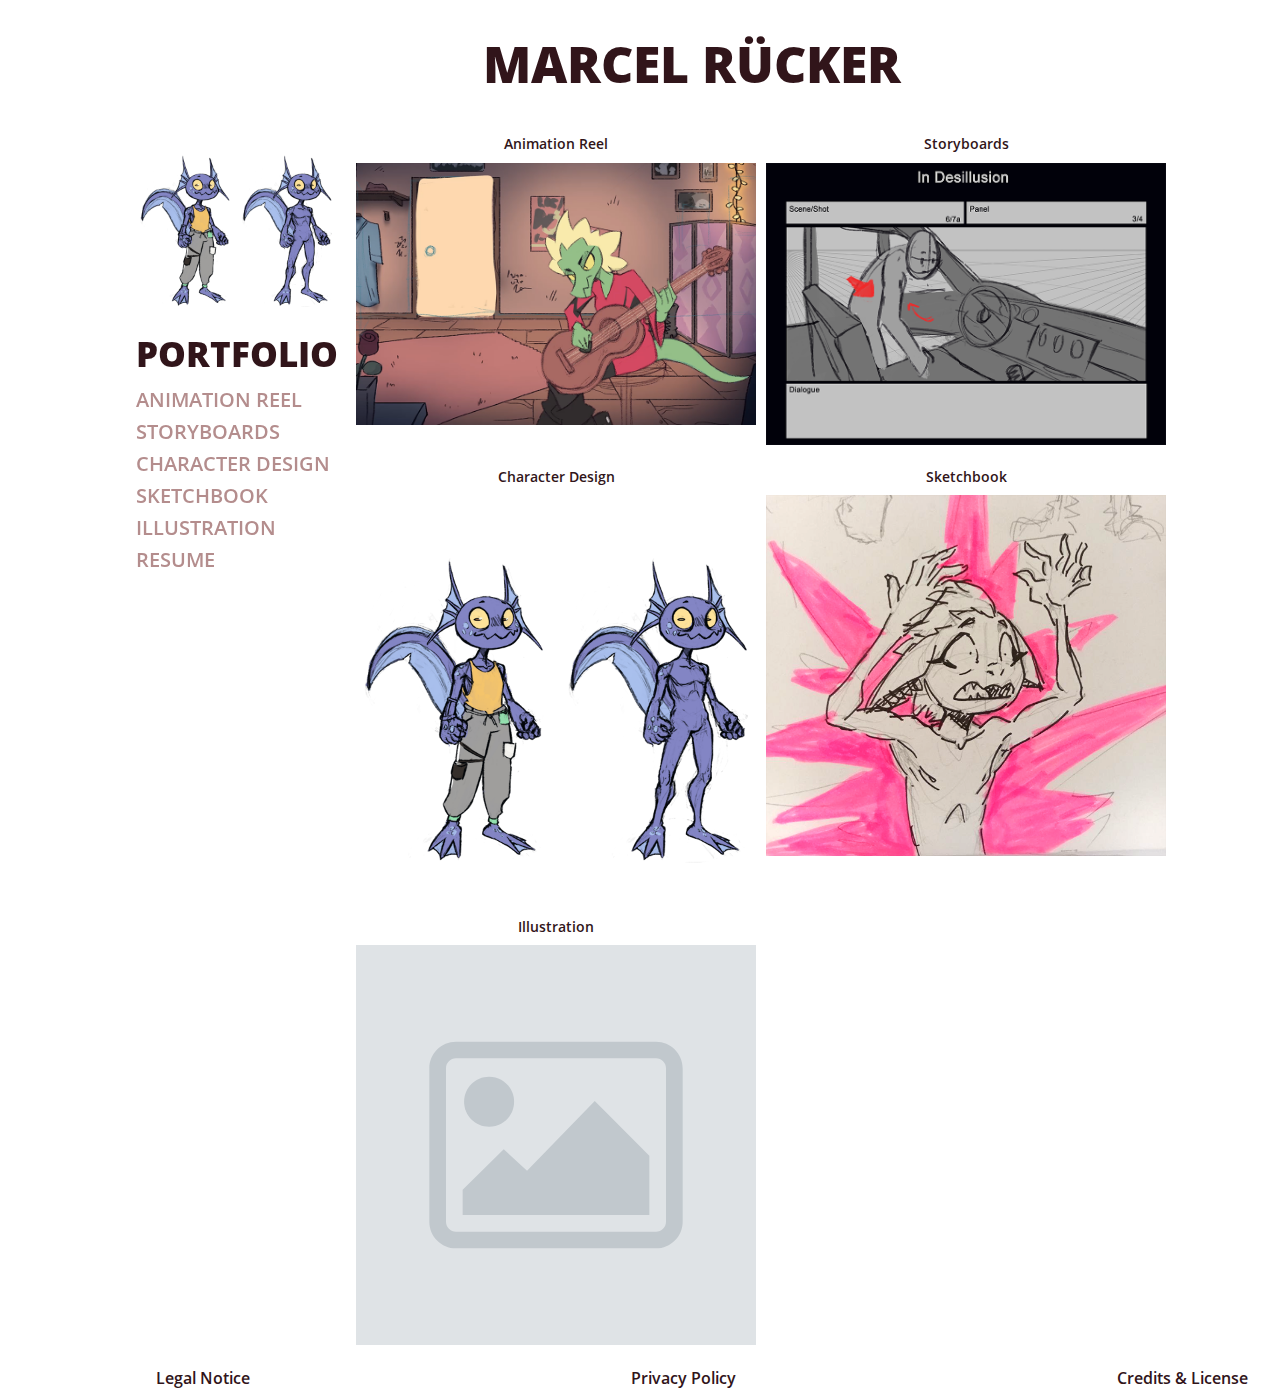
<file: index.html>
<!doctype html>
<html
  lang="en"
  data-ws-project="d2bc449f-b0e8-4288-87e8-79cc81888d2a"
  data-ws-last-published="2026-01-08T03:38:01.698Z"
>
  <head>
    <link
      rel="stylesheet"
      type="text/css"
      href="/assets/static/app_generated_index-6937cd5a.Do0fhojd.css"
    />
    <meta charset="UTF-8" />
    <meta name="viewport" content="width=device-width,initial-scale=1" />
    <link rel="icon" href="/assets/logo_r1qaJQiri6sK3rPyq-Sar.svg" />
    <link
      rel="preload"
      href="/assets/OpenSans-ExtraBoldItalic_XWDxhVGX3UIyP1_SBhKRH.ttf"
      as="font"
      crossorigin="anonymous"
    />
    <link
      rel="preload"
      href="/assets/OpenSans-ExtraBold_Vm8wCOMRHs-JNp5ZxL7Ju.ttf"
      as="font"
      crossorigin="anonymous"
    />
    <link
      rel="preload"
      href="/assets/OpenSans-SemiboldItalic_3uMcVa9LMLBFQ2e5ddGU6.ttf"
      as="font"
      crossorigin="anonymous"
    />
    <link
      rel="preload"
      href="/assets/OpenSans-BoldItalic_PIxeEUIoe52Ake4GOYkZp.ttf"
      as="font"
      crossorigin="anonymous"
    />
    <link
      rel="preload"
      href="/assets/OpenSans-LightItalic__gJQObS3RVADe6dXpz76S.ttf"
      as="font"
      crossorigin="anonymous"
    />
    <link
      rel="preload"
      href="/assets/OpenSans-Bold_K4pUwy_ixGuyBdMGnXUuG.ttf"
      as="font"
      crossorigin="anonymous"
    />
    <link
      rel="preload"
      href="/assets/OpenSans-Italic_Ln-FcaFDUW0pZf-yIoLxR.ttf"
      as="font"
      crossorigin="anonymous"
    />
    <link
      rel="preload"
      href="/assets/OpenSans-Semibold_9U4pQOYgO6t9S5-S6v-ni.ttf"
      as="font"
      crossorigin="anonymous"
    />
    <link
      rel="preload"
      href="/assets/OpenSans-Light_euls2YDcDFPbhqKAdUWcW.ttf"
      as="font"
      crossorigin="anonymous"
    />
    <link
      rel="preload"
      href="/assets/OpenSans-Regular_xgbNTDF25zTfZIyrbNY0i.ttf"
      as="font"
      crossorigin="anonymous"
    />
    <meta property="og:url" content="https://url/" />
    <meta property="og:title" content="Untitled" />
    <meta property="og:type" content="website" />
    <meta name="robots" content="noindex, nofollow" />
    <meta property="twitter:card" content="summary_large_image" />
    <title>Untitled</title>
  </head>
  <body class="w-element w-body-4">
    <div class="w-element w-page-wrapper-8">
      <div style="display: contents">
        <div style="display: contents">
          <div class="w-element w-header-13">
            <h1 class="w-element w-element-2">Marcel Rücker</h1>
          </div>
        </div>
      </div>
      <div style="display: contents">
        <div style="display: contents">
          <nav class="w-element w-navigator">
            <div class="w-element w-avatar-wrapper">
              <img
                alt=""
                width="600"
                height="600"
                src="/assets/Lara_Project_-_Mechanic-1_SlGU9vZt0x40EVQ7LI9AJ.png"
                class="w-image w-image-4"
                sizes="100vw"
                srcset="
                  /assets/Lara_Project_-_Mechanic-1_SlGU9vZt0x40EVQ7LI9AJ.png   16w,
                  /assets/Lara_Project_-_Mechanic-1_SlGU9vZt0x40EVQ7LI9AJ.png   32w,
                  /assets/Lara_Project_-_Mechanic-1_SlGU9vZt0x40EVQ7LI9AJ.png   48w,
                  /assets/Lara_Project_-_Mechanic-1_SlGU9vZt0x40EVQ7LI9AJ.png   64w,
                  /assets/Lara_Project_-_Mechanic-1_SlGU9vZt0x40EVQ7LI9AJ.png   96w,
                  /assets/Lara_Project_-_Mechanic-1_SlGU9vZt0x40EVQ7LI9AJ.png  128w,
                  /assets/Lara_Project_-_Mechanic-1_SlGU9vZt0x40EVQ7LI9AJ.png  256w,
                  /assets/Lara_Project_-_Mechanic-1_SlGU9vZt0x40EVQ7LI9AJ.png  384w,
                  /assets/Lara_Project_-_Mechanic-1_SlGU9vZt0x40EVQ7LI9AJ.png  640w,
                  /assets/Lara_Project_-_Mechanic-1_SlGU9vZt0x40EVQ7LI9AJ.png  750w,
                  /assets/Lara_Project_-_Mechanic-1_SlGU9vZt0x40EVQ7LI9AJ.png  828w,
                  /assets/Lara_Project_-_Mechanic-1_SlGU9vZt0x40EVQ7LI9AJ.png 1080w,
                  /assets/Lara_Project_-_Mechanic-1_SlGU9vZt0x40EVQ7LI9AJ.png 1200w
                "
                decoding="async"
                loading="lazy"
              />
            </div>
            <div class="w-element">
              <div class="w-element w-nav-buttons">
                <a href="/" class="w-element w-portfolio-link">Portfolio</a
                ><a
                  href="/animation-reel"
                  class="w-element w-nav-link-animation-reel"
                  >Animation Reel</a
                ><a href="/storyboards" class="w-element w-nav-link-storyboards"
                  >Storyboards</a
                ><a href="/character-design" class="w-element w-nav-link"
                  >Character Design</a
                ><a href="/sketchbook" class="w-element w-nav-link-1"
                  >Sketchbook</a
                ><a href="/illustration" class="w-element w-nav-link-2"
                  >Illustration</a
                ><a href="/resume" class="w-element w-nav-link-3">Resume</a>
              </div>
            </div>
          </nav>
        </div>
      </div>
      <div class="w-element w-content-box-8">
        <div class="w-element w-img-links-wrapper">
          <div class="w-element w-img-block-aniation-reel">
            <h1 class="w-element w-animation-reel">Animation Reel</h1>
            <a href="/animation-reel" class="w-element w-link-block"
              ><img
                alt=""
                width="914"
                height="600"
                src="/assets/Praxis_ANimation_Thumbnail_j90yQOOjhLzOxYUsHvLTJ.png"
                class="w-image w-image-6"
                sizes="100vw"
                srcset="
                  /assets/Praxis_ANimation_Thumbnail_j90yQOOjhLzOxYUsHvLTJ.png   16w,
                  /assets/Praxis_ANimation_Thumbnail_j90yQOOjhLzOxYUsHvLTJ.png   32w,
                  /assets/Praxis_ANimation_Thumbnail_j90yQOOjhLzOxYUsHvLTJ.png   48w,
                  /assets/Praxis_ANimation_Thumbnail_j90yQOOjhLzOxYUsHvLTJ.png   64w,
                  /assets/Praxis_ANimation_Thumbnail_j90yQOOjhLzOxYUsHvLTJ.png   96w,
                  /assets/Praxis_ANimation_Thumbnail_j90yQOOjhLzOxYUsHvLTJ.png  128w,
                  /assets/Praxis_ANimation_Thumbnail_j90yQOOjhLzOxYUsHvLTJ.png  256w,
                  /assets/Praxis_ANimation_Thumbnail_j90yQOOjhLzOxYUsHvLTJ.png  384w,
                  /assets/Praxis_ANimation_Thumbnail_j90yQOOjhLzOxYUsHvLTJ.png  640w,
                  /assets/Praxis_ANimation_Thumbnail_j90yQOOjhLzOxYUsHvLTJ.png  750w,
                  /assets/Praxis_ANimation_Thumbnail_j90yQOOjhLzOxYUsHvLTJ.png  828w,
                  /assets/Praxis_ANimation_Thumbnail_j90yQOOjhLzOxYUsHvLTJ.png 1080w,
                  /assets/Praxis_ANimation_Thumbnail_j90yQOOjhLzOxYUsHvLTJ.png 1200w,
                  /assets/Praxis_ANimation_Thumbnail_j90yQOOjhLzOxYUsHvLTJ.png 1920w
                "
                decoding="async"
                loading="lazy"
            /></a>
          </div>
          <div class="w-element w-img-block-storyboards">
            <h1 class="w-element w-animation-reel-1">Storyboards</h1>
            <a href="/storyboards" class="w-element w-link-block-1"
              ><img
                alt=""
                width="849"
                height="600"
                src="/assets/In_Desillusion_-_Storyboard_0156_Thumbnail_BGXGp6SRKetLbomhvqjmR.png"
                class="w-image w-image-7"
                sizes="100vw"
                srcset="
                  /assets/In_Desillusion_-_Storyboard_0156_Thumbnail_BGXGp6SRKetLbomhvqjmR.png   16w,
                  /assets/In_Desillusion_-_Storyboard_0156_Thumbnail_BGXGp6SRKetLbomhvqjmR.png   32w,
                  /assets/In_Desillusion_-_Storyboard_0156_Thumbnail_BGXGp6SRKetLbomhvqjmR.png   48w,
                  /assets/In_Desillusion_-_Storyboard_0156_Thumbnail_BGXGp6SRKetLbomhvqjmR.png   64w,
                  /assets/In_Desillusion_-_Storyboard_0156_Thumbnail_BGXGp6SRKetLbomhvqjmR.png   96w,
                  /assets/In_Desillusion_-_Storyboard_0156_Thumbnail_BGXGp6SRKetLbomhvqjmR.png  128w,
                  /assets/In_Desillusion_-_Storyboard_0156_Thumbnail_BGXGp6SRKetLbomhvqjmR.png  256w,
                  /assets/In_Desillusion_-_Storyboard_0156_Thumbnail_BGXGp6SRKetLbomhvqjmR.png  384w,
                  /assets/In_Desillusion_-_Storyboard_0156_Thumbnail_BGXGp6SRKetLbomhvqjmR.png  640w,
                  /assets/In_Desillusion_-_Storyboard_0156_Thumbnail_BGXGp6SRKetLbomhvqjmR.png  750w,
                  /assets/In_Desillusion_-_Storyboard_0156_Thumbnail_BGXGp6SRKetLbomhvqjmR.png  828w,
                  /assets/In_Desillusion_-_Storyboard_0156_Thumbnail_BGXGp6SRKetLbomhvqjmR.png 1080w,
                  /assets/In_Desillusion_-_Storyboard_0156_Thumbnail_BGXGp6SRKetLbomhvqjmR.png 1200w,
                  /assets/In_Desillusion_-_Storyboard_0156_Thumbnail_BGXGp6SRKetLbomhvqjmR.png 1920w
                "
                decoding="async"
                loading="lazy"
            /></a>
          </div>
          <div class="w-element w-img-block">
            <h1 class="w-element w-animation-reel-2">Character Design</h1>
            <a href="/character-design" class="w-element w-link-block-2"
              ><img
                alt=""
                width="600"
                height="600"
                src="/assets/Lara_Project_-_Mechanic-1_SlGU9vZt0x40EVQ7LI9AJ.png"
                class="w-image w-image-8"
                sizes="100vw"
                srcset="
                  /assets/Lara_Project_-_Mechanic-1_SlGU9vZt0x40EVQ7LI9AJ.png   16w,
                  /assets/Lara_Project_-_Mechanic-1_SlGU9vZt0x40EVQ7LI9AJ.png   32w,
                  /assets/Lara_Project_-_Mechanic-1_SlGU9vZt0x40EVQ7LI9AJ.png   48w,
                  /assets/Lara_Project_-_Mechanic-1_SlGU9vZt0x40EVQ7LI9AJ.png   64w,
                  /assets/Lara_Project_-_Mechanic-1_SlGU9vZt0x40EVQ7LI9AJ.png   96w,
                  /assets/Lara_Project_-_Mechanic-1_SlGU9vZt0x40EVQ7LI9AJ.png  128w,
                  /assets/Lara_Project_-_Mechanic-1_SlGU9vZt0x40EVQ7LI9AJ.png  256w,
                  /assets/Lara_Project_-_Mechanic-1_SlGU9vZt0x40EVQ7LI9AJ.png  384w,
                  /assets/Lara_Project_-_Mechanic-1_SlGU9vZt0x40EVQ7LI9AJ.png  640w,
                  /assets/Lara_Project_-_Mechanic-1_SlGU9vZt0x40EVQ7LI9AJ.png  750w,
                  /assets/Lara_Project_-_Mechanic-1_SlGU9vZt0x40EVQ7LI9AJ.png  828w,
                  /assets/Lara_Project_-_Mechanic-1_SlGU9vZt0x40EVQ7LI9AJ.png 1080w,
                  /assets/Lara_Project_-_Mechanic-1_SlGU9vZt0x40EVQ7LI9AJ.png 1200w
                "
                decoding="async"
                loading="lazy"
            /></a>
          </div>
          <div class="w-element w-img-block-1">
            <h1 class="w-element w-animation-reel-3">Sketchbook</h1>
            <a href="/sketchbook" class="w-element w-link-block-3"
              ><img
                alt=""
                width="664"
                height="600"
                src="/assets/Goblin_Thumbnail_Ru5rTtbBgnt7HLkP_eqDC.png"
                class="w-image w-image-9"
                sizes="100vw"
                srcset="
                  /assets/Goblin_Thumbnail_Ru5rTtbBgnt7HLkP_eqDC.png   16w,
                  /assets/Goblin_Thumbnail_Ru5rTtbBgnt7HLkP_eqDC.png   32w,
                  /assets/Goblin_Thumbnail_Ru5rTtbBgnt7HLkP_eqDC.png   48w,
                  /assets/Goblin_Thumbnail_Ru5rTtbBgnt7HLkP_eqDC.png   64w,
                  /assets/Goblin_Thumbnail_Ru5rTtbBgnt7HLkP_eqDC.png   96w,
                  /assets/Goblin_Thumbnail_Ru5rTtbBgnt7HLkP_eqDC.png  128w,
                  /assets/Goblin_Thumbnail_Ru5rTtbBgnt7HLkP_eqDC.png  256w,
                  /assets/Goblin_Thumbnail_Ru5rTtbBgnt7HLkP_eqDC.png  384w,
                  /assets/Goblin_Thumbnail_Ru5rTtbBgnt7HLkP_eqDC.png  640w,
                  /assets/Goblin_Thumbnail_Ru5rTtbBgnt7HLkP_eqDC.png  750w,
                  /assets/Goblin_Thumbnail_Ru5rTtbBgnt7HLkP_eqDC.png  828w,
                  /assets/Goblin_Thumbnail_Ru5rTtbBgnt7HLkP_eqDC.png 1080w,
                  /assets/Goblin_Thumbnail_Ru5rTtbBgnt7HLkP_eqDC.png 1200w,
                  /assets/Goblin_Thumbnail_Ru5rTtbBgnt7HLkP_eqDC.png 1920w
                "
                decoding="async"
                loading="lazy"
            /></a>
          </div>
          <div class="w-element w-img-block-2">
            <h1 class="w-element w-animation-reel-4">Illustration</h1>
            <a href="/illustration" class="w-element w-link-block-4"
              ><img
                alt=""
                class="w-image w-image-10"
                src="[data-uri]"
                decoding="async"
                loading="lazy"
            /></a>
          </div>
        </div>
      </div>
      <div style="display: contents">
        <div style="display: contents">
          <footer class="w-element w-footer-1">
            <div class="w-element w-impressum-stuff">
              <div class="w-element">
                <a href="/legal-notice" class="w-element w-element-3"
                  >Legal Notice</a
                >
              </div>
              <div class="w-element">
                <a href="/privacy-policy" class="w-element w-element-4"
                  >Privacy Policy</a
                >
              </div>
              <div class="w-element w-credits-license">
                <a href="/credits-and-license" class="w-element w-element-5"
                  >Credits &amp; License</a
                >
              </div>
            </div>
          </footer>
        </div>
      </div>
    </div>
    <script id="vike_pageContext" type="application/json">
      {
        "_urlRewrite": null,
        "pageId": "/pages/index",
        "routeParams": {},
        "data": {
          "url": "https://url/",
          "system": {
            "params": {},
            "search": {},
            "origin": "https://url",
            "pathname": "/"
          },
          "resources": {},
          "pageMeta": {
            "title": "Untitled",
            "description": "",
            "excludePageFromSearch": true,
            "language": "",
            "socialImageAssetName": "!undefined",
            "socialImageUrl": "",
            "status": "!undefined",
            "redirect": "",
            "custom": []
          }
        }
      }
    </script>
    <script id="vike_globalContext" type="application/json">
      {}
    </script>
    <script
      src="/assets/entries/entry-server-routing.CGBcn9H6.js"
      type="module"
      async
    ></script>
    <link
      rel="modulepreload"
      href="/assets/entries/pages_index.C6wBI_gU.js"
      as="script"
      type="text/javascript"
    /><link
      rel="modulepreload"
      href="/assets/chunks/chunk-BNVGILX8.js"
      as="script"
      type="text/javascript"
    /><link
      rel="modulepreload"
      href="/assets/chunks/chunk-BVYZiTBp.js"
      as="script"
      type="text/javascript"
    />
  </body>
</html>
</file>
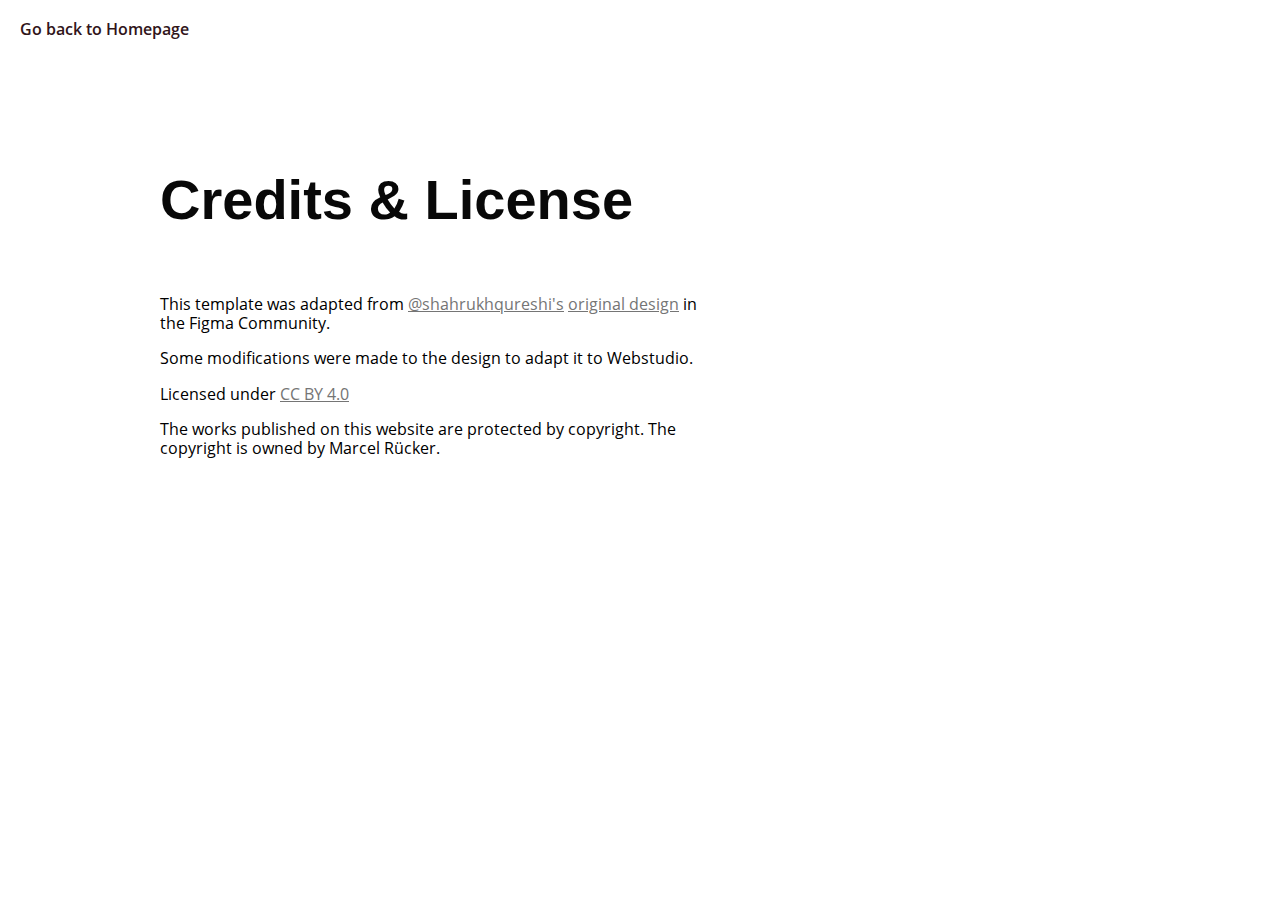
<file: credits-and-license/index.html>
<!doctype html>
<html
  lang="en"
  data-ws-project="d2bc449f-b0e8-4288-87e8-79cc81888d2a"
  data-ws-last-published="2026-01-08T03:38:01.698Z"
>
  <head>
    <link
      rel="stylesheet"
      type="text/css"
      href="/assets/static/app_generated_index-6937cd5a.Do0fhojd.css"
    />
    <meta charset="UTF-8" />
    <meta name="viewport" content="width=device-width,initial-scale=1" />
    <link rel="icon" href="/assets/logo_r1qaJQiri6sK3rPyq-Sar.svg" />
    <link
      rel="preload"
      href="/assets/OpenSans-ExtraBoldItalic_XWDxhVGX3UIyP1_SBhKRH.ttf"
      as="font"
      crossorigin="anonymous"
    />
    <link
      rel="preload"
      href="/assets/OpenSans-ExtraBold_Vm8wCOMRHs-JNp5ZxL7Ju.ttf"
      as="font"
      crossorigin="anonymous"
    />
    <link
      rel="preload"
      href="/assets/OpenSans-SemiboldItalic_3uMcVa9LMLBFQ2e5ddGU6.ttf"
      as="font"
      crossorigin="anonymous"
    />
    <link
      rel="preload"
      href="/assets/OpenSans-BoldItalic_PIxeEUIoe52Ake4GOYkZp.ttf"
      as="font"
      crossorigin="anonymous"
    />
    <link
      rel="preload"
      href="/assets/OpenSans-LightItalic__gJQObS3RVADe6dXpz76S.ttf"
      as="font"
      crossorigin="anonymous"
    />
    <link
      rel="preload"
      href="/assets/OpenSans-Bold_K4pUwy_ixGuyBdMGnXUuG.ttf"
      as="font"
      crossorigin="anonymous"
    />
    <link
      rel="preload"
      href="/assets/OpenSans-Italic_Ln-FcaFDUW0pZf-yIoLxR.ttf"
      as="font"
      crossorigin="anonymous"
    />
    <link
      rel="preload"
      href="/assets/OpenSans-Semibold_9U4pQOYgO6t9S5-S6v-ni.ttf"
      as="font"
      crossorigin="anonymous"
    />
    <link
      rel="preload"
      href="/assets/OpenSans-Light_euls2YDcDFPbhqKAdUWcW.ttf"
      as="font"
      crossorigin="anonymous"
    />
    <link
      rel="preload"
      href="/assets/OpenSans-Regular_xgbNTDF25zTfZIyrbNY0i.ttf"
      as="font"
      crossorigin="anonymous"
    />
    <meta property="og:url" content="https://url/credits-and-license" />
    <meta property="og:title" content="Credits" />
    <meta property="og:type" content="website" />
    <meta name="robots" content="noindex, nofollow" />
    <meta property="twitter:card" content="summary_large_image" />
    <title>Credits</title>
  </head>
  <body class="w-body">
    <div class="w-box">
      <main class="w-box">
        <a href="/" class="w-element w-element-7">Go back to Homepage</a>
        <section class="w-box w-section-1">
          <div class="w-box w-container-5">
            <h1 class="w-heading w-heading-25">Credits &amp; License</h1>
            <div class="w-box w-body-2">
              <p class="w-paragraph">
                This template was adapted from
                <a
                  href="https://www.figma.com/@shahrukhqureshi"
                  target="_blank"
                  class="w-rich-text-link w-rich-text-link-6"
                  >@shahrukhqureshi&#x27;s</a
                >
                <a
                  href="https://www.figma.com/community/file/1116316830579955404"
                  target="_blank"
                  class="w-rich-text-link w-rich-text-link-7"
                  >original design</a
                >
                in the Figma Community.
              </p>
              <p class="w-paragraph">
                Some modifications were made to the design to adapt it to
                Webstudio.
              </p>
              <p class="w-paragraph">
                Licensed under
                <a
                  href="https://creativecommons.org/licenses/by/4.0/"
                  target="_blank"
                  class="w-rich-text-link w-rich-text-link-8"
                  >CC BY 4.0</a
                >
              </p>
              <p class="w-element">
                The works published on this website are protected by copyright.
                The copyright is owned by Marcel Rücker.
              </p>
            </div>
          </div>
        </section>
      </main>
    </div>
    <script id="vike_pageContext" type="application/json">
      {
        "_urlRewrite": null,
        "pageId": "/pages/credits-and-license",
        "routeParams": {},
        "data": {
          "url": "https://url/credits-and-license",
          "system": {
            "params": {},
            "search": {},
            "origin": "https://url",
            "pathname": "/credits-and-license"
          },
          "resources": {},
          "pageMeta": {
            "title": "Credits",
            "description": "",
            "excludePageFromSearch": true,
            "language": "",
            "socialImageAssetName": "!undefined",
            "socialImageUrl": "",
            "status": 200,
            "redirect": "",
            "custom": []
          }
        }
      }
    </script>
    <script id="vike_globalContext" type="application/json">
      {}
    </script>
    <script
      src="/assets/entries/entry-server-routing.CGBcn9H6.js"
      type="module"
      async
    ></script>
    <link
      rel="modulepreload"
      href="/assets/entries/pages_credits-and-license.B5JguWfh.js"
      as="script"
      type="text/javascript"
    /><link
      rel="modulepreload"
      href="/assets/chunks/chunk-BNVGILX8.js"
      as="script"
      type="text/javascript"
    /><link
      rel="modulepreload"
      href="/assets/chunks/chunk-Bq_BE25Z.js"
      as="script"
      type="text/javascript"
    />
  </body>
</html>
</file>
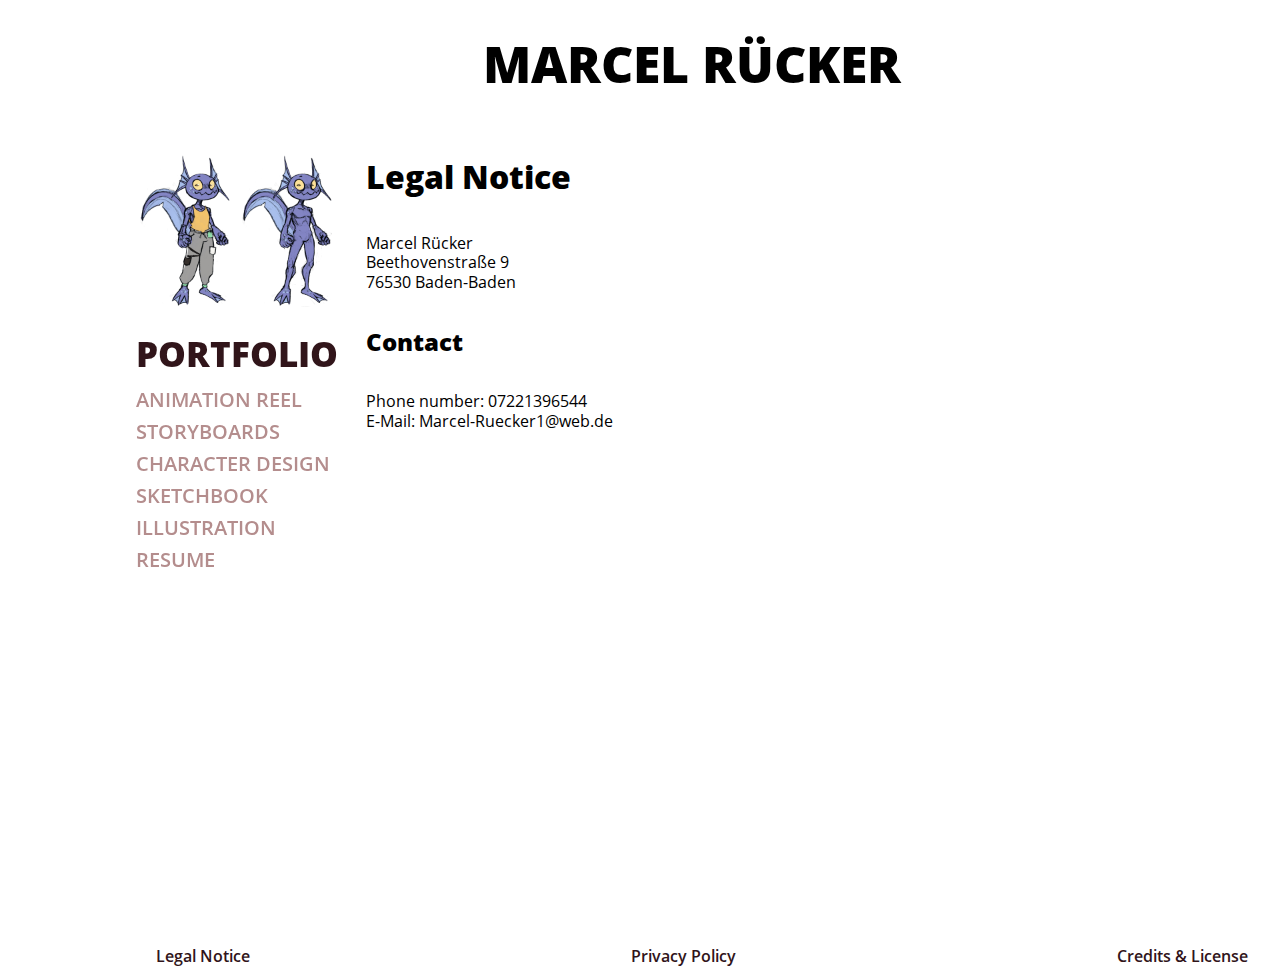
<file: legal-notice/index.html>
<!doctype html>
<html
  lang="en"
  data-ws-project="d2bc449f-b0e8-4288-87e8-79cc81888d2a"
  data-ws-last-published="2026-01-08T03:38:01.698Z"
>
  <head>
    <link
      rel="stylesheet"
      type="text/css"
      href="/assets/static/app_generated_index-6937cd5a.Do0fhojd.css"
    />
    <meta charset="UTF-8" />
    <meta name="viewport" content="width=device-width,initial-scale=1" />
    <link rel="icon" href="/assets/logo_r1qaJQiri6sK3rPyq-Sar.svg" />
    <link
      rel="preload"
      href="/assets/OpenSans-ExtraBoldItalic_XWDxhVGX3UIyP1_SBhKRH.ttf"
      as="font"
      crossorigin="anonymous"
    />
    <link
      rel="preload"
      href="/assets/OpenSans-ExtraBold_Vm8wCOMRHs-JNp5ZxL7Ju.ttf"
      as="font"
      crossorigin="anonymous"
    />
    <link
      rel="preload"
      href="/assets/OpenSans-SemiboldItalic_3uMcVa9LMLBFQ2e5ddGU6.ttf"
      as="font"
      crossorigin="anonymous"
    />
    <link
      rel="preload"
      href="/assets/OpenSans-BoldItalic_PIxeEUIoe52Ake4GOYkZp.ttf"
      as="font"
      crossorigin="anonymous"
    />
    <link
      rel="preload"
      href="/assets/OpenSans-LightItalic__gJQObS3RVADe6dXpz76S.ttf"
      as="font"
      crossorigin="anonymous"
    />
    <link
      rel="preload"
      href="/assets/OpenSans-Bold_K4pUwy_ixGuyBdMGnXUuG.ttf"
      as="font"
      crossorigin="anonymous"
    />
    <link
      rel="preload"
      href="/assets/OpenSans-Italic_Ln-FcaFDUW0pZf-yIoLxR.ttf"
      as="font"
      crossorigin="anonymous"
    />
    <link
      rel="preload"
      href="/assets/OpenSans-Semibold_9U4pQOYgO6t9S5-S6v-ni.ttf"
      as="font"
      crossorigin="anonymous"
    />
    <link
      rel="preload"
      href="/assets/OpenSans-Light_euls2YDcDFPbhqKAdUWcW.ttf"
      as="font"
      crossorigin="anonymous"
    />
    <link
      rel="preload"
      href="/assets/OpenSans-Regular_xgbNTDF25zTfZIyrbNY0i.ttf"
      as="font"
      crossorigin="anonymous"
    />
    <meta property="og:url" content="https://url/legal-notice" />
    <meta property="og:title" content="Untitled" />
    <meta property="og:type" content="website" />
    <meta name="robots" content="noindex, nofollow" />
    <meta property="twitter:card" content="summary_large_image" />
    <title>Untitled</title>
  </head>
  <body class="w-element">
    <div class="w-element w-page-wrapper-6">
      <div style="display: contents">
        <div style="display: contents">
          <div class="w-element w-header-13">
            <h1 class="w-element w-element-2">Marcel Rücker</h1>
          </div>
        </div>
      </div>
      <div style="display: contents">
        <div style="display: contents">
          <nav class="w-element w-navigator">
            <div class="w-element w-avatar-wrapper">
              <img
                alt=""
                width="600"
                height="600"
                src="/assets/Lara_Project_-_Mechanic-1_SlGU9vZt0x40EVQ7LI9AJ.png"
                class="w-image w-image-4"
                sizes="100vw"
                srcset="
                  /assets/Lara_Project_-_Mechanic-1_SlGU9vZt0x40EVQ7LI9AJ.png   16w,
                  /assets/Lara_Project_-_Mechanic-1_SlGU9vZt0x40EVQ7LI9AJ.png   32w,
                  /assets/Lara_Project_-_Mechanic-1_SlGU9vZt0x40EVQ7LI9AJ.png   48w,
                  /assets/Lara_Project_-_Mechanic-1_SlGU9vZt0x40EVQ7LI9AJ.png   64w,
                  /assets/Lara_Project_-_Mechanic-1_SlGU9vZt0x40EVQ7LI9AJ.png   96w,
                  /assets/Lara_Project_-_Mechanic-1_SlGU9vZt0x40EVQ7LI9AJ.png  128w,
                  /assets/Lara_Project_-_Mechanic-1_SlGU9vZt0x40EVQ7LI9AJ.png  256w,
                  /assets/Lara_Project_-_Mechanic-1_SlGU9vZt0x40EVQ7LI9AJ.png  384w,
                  /assets/Lara_Project_-_Mechanic-1_SlGU9vZt0x40EVQ7LI9AJ.png  640w,
                  /assets/Lara_Project_-_Mechanic-1_SlGU9vZt0x40EVQ7LI9AJ.png  750w,
                  /assets/Lara_Project_-_Mechanic-1_SlGU9vZt0x40EVQ7LI9AJ.png  828w,
                  /assets/Lara_Project_-_Mechanic-1_SlGU9vZt0x40EVQ7LI9AJ.png 1080w,
                  /assets/Lara_Project_-_Mechanic-1_SlGU9vZt0x40EVQ7LI9AJ.png 1200w
                "
                decoding="async"
                loading="lazy"
              />
            </div>
            <div class="w-element">
              <div class="w-element w-nav-buttons">
                <a href="/" class="w-element w-portfolio-link">Portfolio</a
                ><a
                  href="/animation-reel"
                  class="w-element w-nav-link-animation-reel"
                  >Animation Reel</a
                ><a href="/storyboards" class="w-element w-nav-link-storyboards"
                  >Storyboards</a
                ><a href="/character-design" class="w-element w-nav-link"
                  >Character Design</a
                ><a href="/sketchbook" class="w-element w-nav-link-1"
                  >Sketchbook</a
                ><a href="/illustration" class="w-element w-nav-link-2"
                  >Illustration</a
                ><a href="/resume" class="w-element w-nav-link-3">Resume</a>
              </div>
            </div>
          </nav>
        </div>
      </div>
      <div class="w-element w-content-box-6">
        <div class="w-element w-impressum-box">
          <div class="w-html-embed w-html-embed-1">
            <h1>Legal Notice</h1>

            <p>
              Marcel Rücker<br />
              Beethovenstraße 9<br />
              76530 Baden-Baden
            </p>

            <h2>Contact</h2>
            <p>
              Phone number: 07221396544<br />
              E-Mail: Marcel-Ruecker1@web.de
            </p>
          </div>
        </div>
      </div>
      <div style="display: contents">
        <div style="display: contents">
          <footer class="w-element w-footer-1">
            <div class="w-element w-impressum-stuff">
              <div class="w-element">
                <a href="/legal-notice" class="w-element w-element-3"
                  >Legal Notice</a
                >
              </div>
              <div class="w-element">
                <a href="/privacy-policy" class="w-element w-element-4"
                  >Privacy Policy</a
                >
              </div>
              <div class="w-element w-credits-license">
                <a href="/credits-and-license" class="w-element w-element-5"
                  >Credits &amp; License</a
                >
              </div>
            </div>
          </footer>
        </div>
      </div>
    </div>
    <script id="vike_pageContext" type="application/json">
      {
        "_urlRewrite": null,
        "pageId": "/pages/legal-notice",
        "routeParams": {},
        "data": {
          "url": "https://url/legal-notice",
          "system": {
            "params": {},
            "search": {},
            "origin": "https://url",
            "pathname": "/legal-notice"
          },
          "resources": {},
          "pageMeta": {
            "title": "Untitled",
            "description": "",
            "excludePageFromSearch": true,
            "language": "",
            "socialImageAssetName": "!undefined",
            "socialImageUrl": "",
            "status": "!undefined",
            "redirect": "",
            "custom": []
          }
        }
      }
    </script>
    <script id="vike_globalContext" type="application/json">
      {}
    </script>
    <script
      src="/assets/entries/entry-server-routing.CGBcn9H6.js"
      type="module"
      async
    ></script>
    <link
      rel="modulepreload"
      href="/assets/entries/pages_legal-notice.CvCxR8A8.js"
      as="script"
      type="text/javascript"
    /><link
      rel="modulepreload"
      href="/assets/chunks/chunk-BNVGILX8.js"
      as="script"
      type="text/javascript"
    /><link
      rel="modulepreload"
      href="/assets/chunks/chunk-BVYZiTBp.js"
      as="script"
      type="text/javascript"
    /><link
      rel="modulepreload"
      href="/assets/chunks/chunk-CldwJJ1n.js"
      as="script"
      type="text/javascript"
    />
  </body>
</html>
</file>
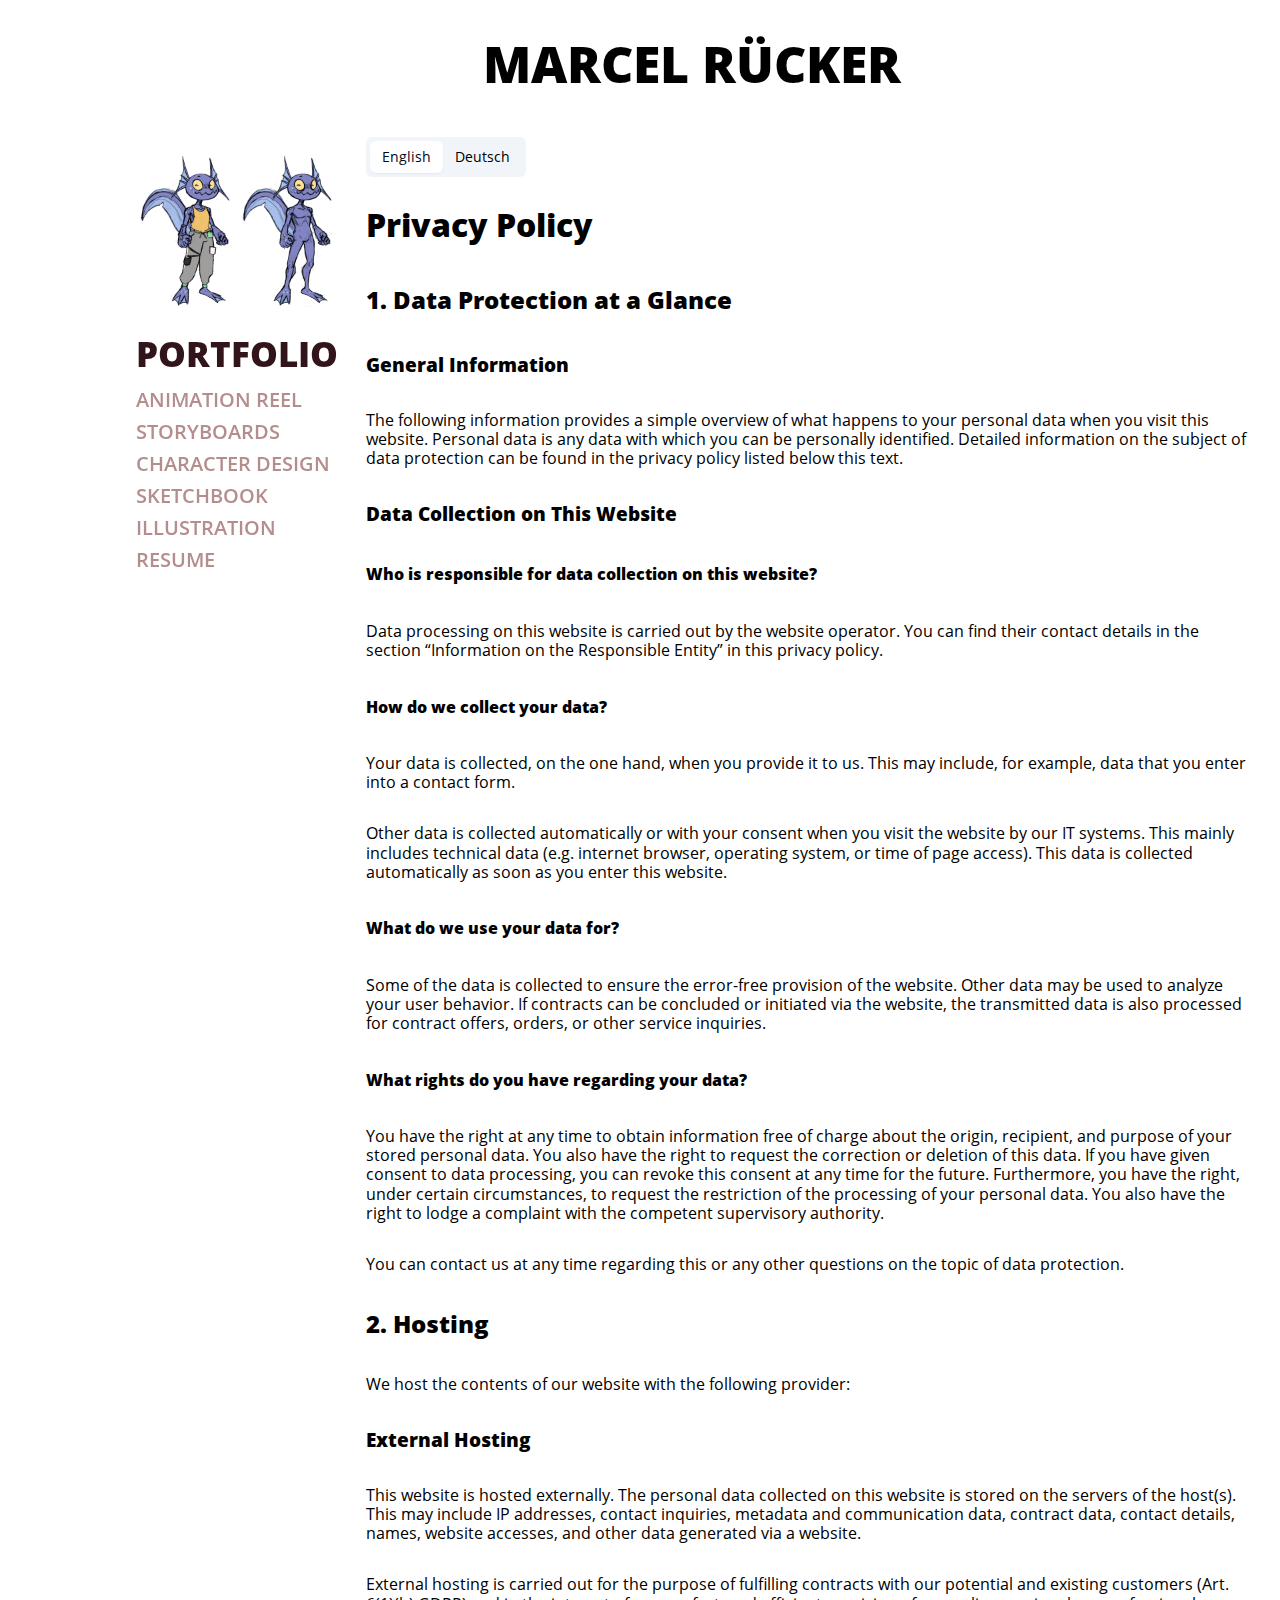
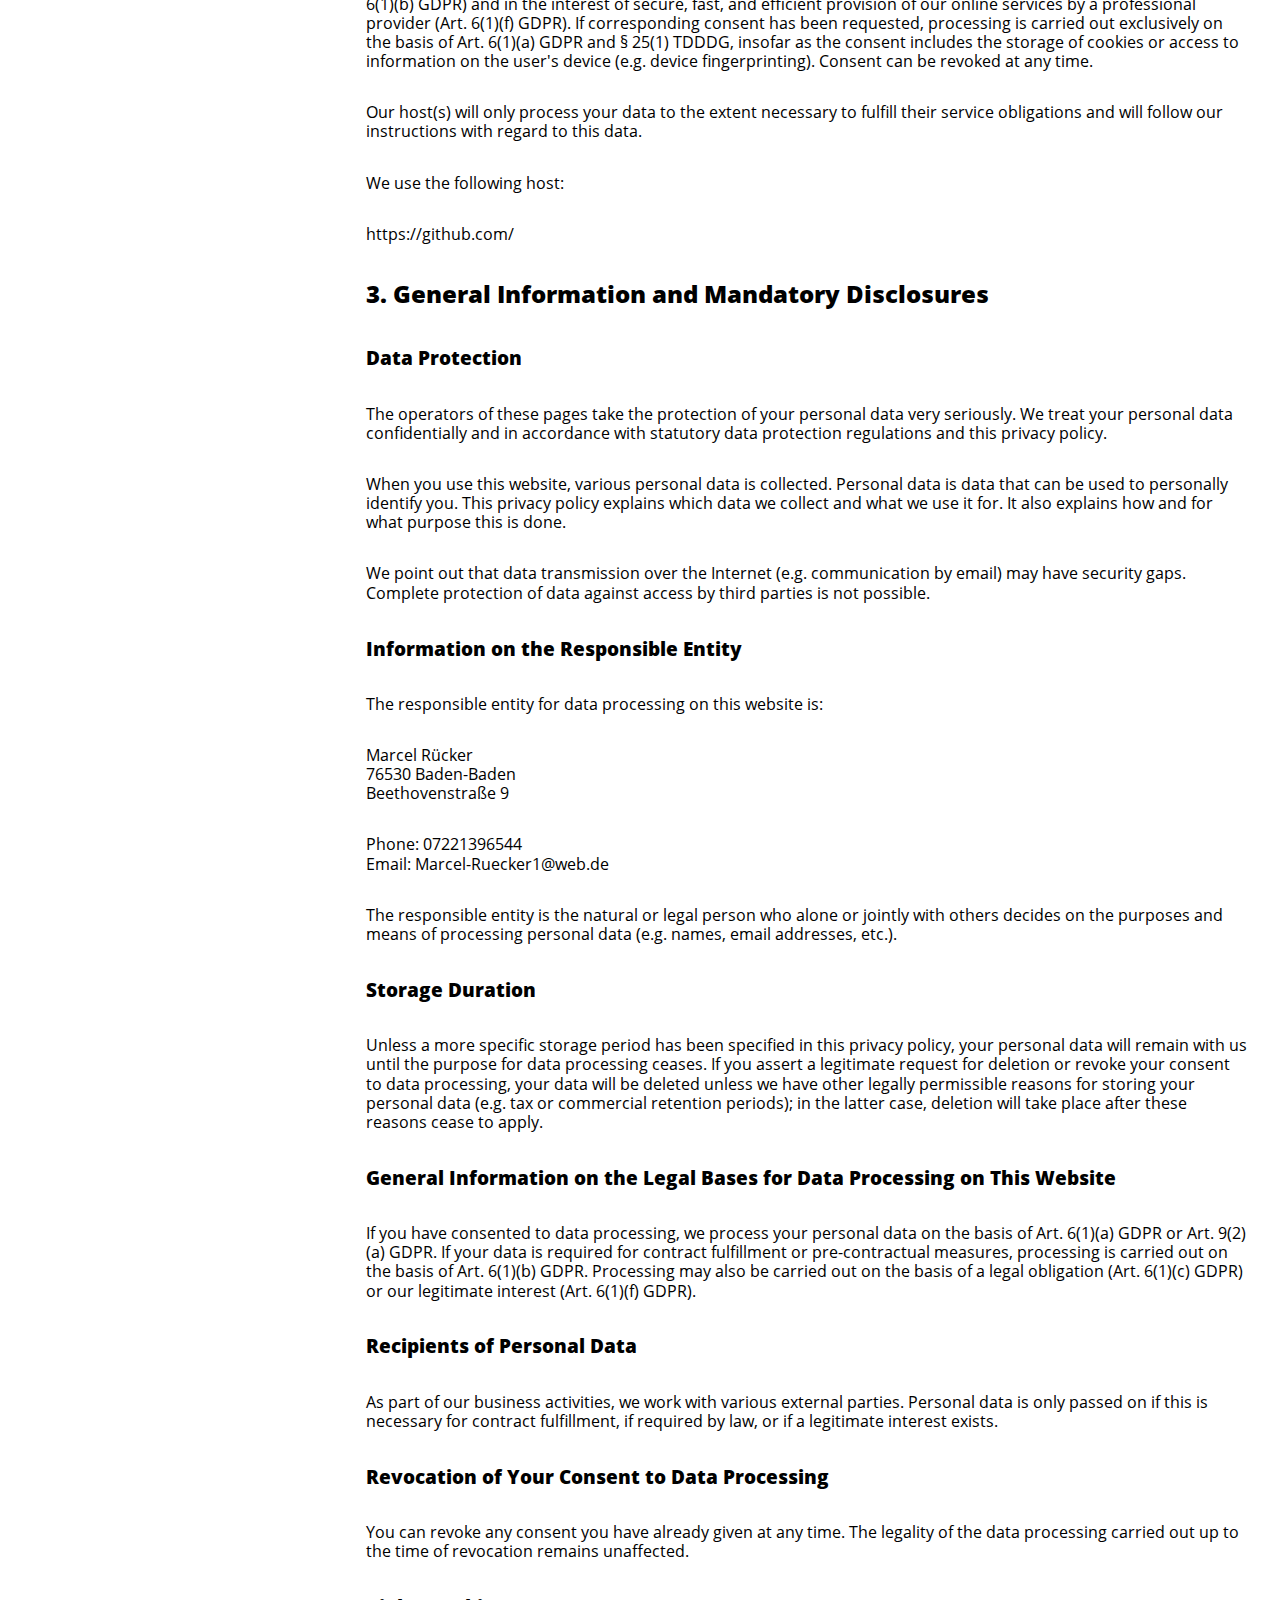
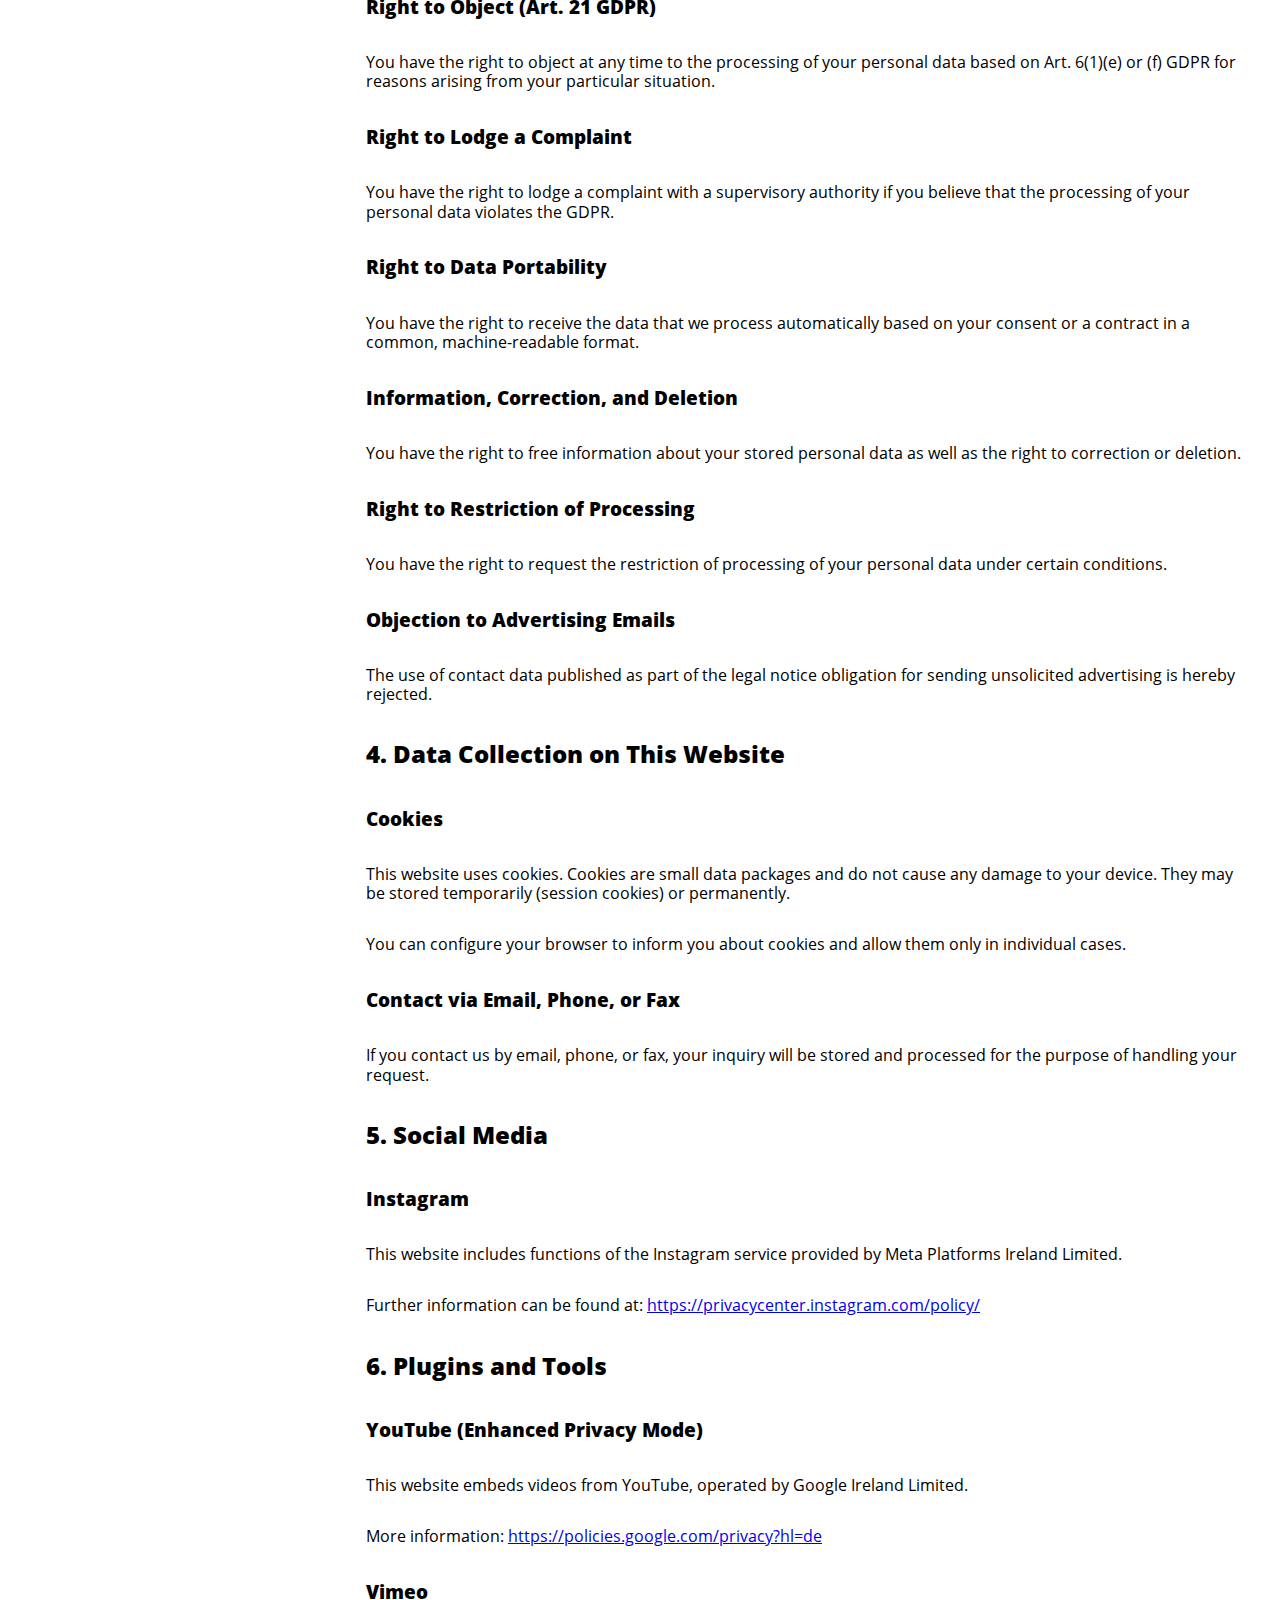
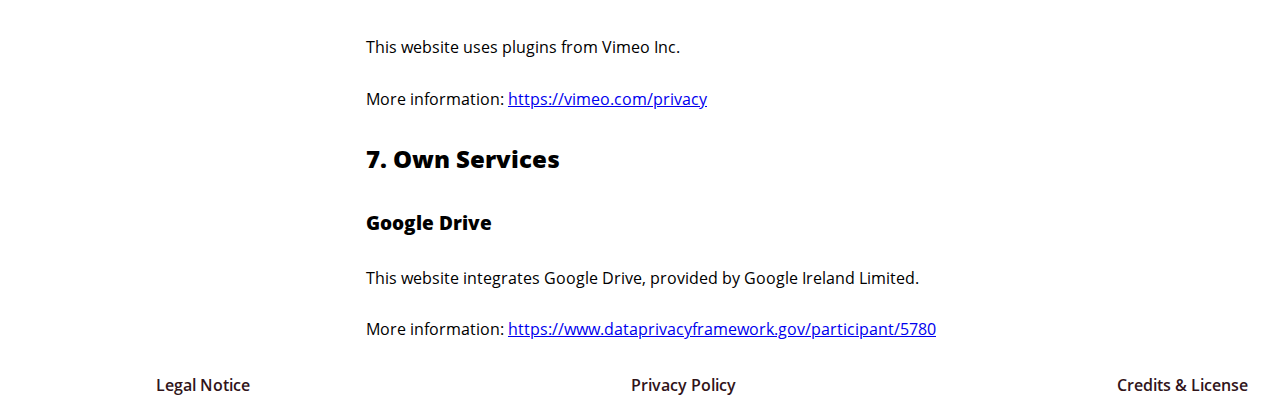
<file: privacy-policy/index.html>
<!doctype html>
<html
  lang="en"
  data-ws-project="d2bc449f-b0e8-4288-87e8-79cc81888d2a"
  data-ws-last-published="2026-01-08T03:38:01.698Z"
>
  <head>
    <link
      rel="stylesheet"
      type="text/css"
      href="/assets/static/app_generated_index-6937cd5a.Do0fhojd.css"
    />
    <meta charset="UTF-8" />
    <meta name="viewport" content="width=device-width,initial-scale=1" />
    <link rel="icon" href="/assets/logo_r1qaJQiri6sK3rPyq-Sar.svg" />
    <link
      rel="preload"
      href="/assets/OpenSans-ExtraBoldItalic_XWDxhVGX3UIyP1_SBhKRH.ttf"
      as="font"
      crossorigin="anonymous"
    />
    <link
      rel="preload"
      href="/assets/OpenSans-ExtraBold_Vm8wCOMRHs-JNp5ZxL7Ju.ttf"
      as="font"
      crossorigin="anonymous"
    />
    <link
      rel="preload"
      href="/assets/OpenSans-SemiboldItalic_3uMcVa9LMLBFQ2e5ddGU6.ttf"
      as="font"
      crossorigin="anonymous"
    />
    <link
      rel="preload"
      href="/assets/OpenSans-BoldItalic_PIxeEUIoe52Ake4GOYkZp.ttf"
      as="font"
      crossorigin="anonymous"
    />
    <link
      rel="preload"
      href="/assets/OpenSans-LightItalic__gJQObS3RVADe6dXpz76S.ttf"
      as="font"
      crossorigin="anonymous"
    />
    <link
      rel="preload"
      href="/assets/OpenSans-Bold_K4pUwy_ixGuyBdMGnXUuG.ttf"
      as="font"
      crossorigin="anonymous"
    />
    <link
      rel="preload"
      href="/assets/OpenSans-Italic_Ln-FcaFDUW0pZf-yIoLxR.ttf"
      as="font"
      crossorigin="anonymous"
    />
    <link
      rel="preload"
      href="/assets/OpenSans-Semibold_9U4pQOYgO6t9S5-S6v-ni.ttf"
      as="font"
      crossorigin="anonymous"
    />
    <link
      rel="preload"
      href="/assets/OpenSans-Light_euls2YDcDFPbhqKAdUWcW.ttf"
      as="font"
      crossorigin="anonymous"
    />
    <link
      rel="preload"
      href="/assets/OpenSans-Regular_xgbNTDF25zTfZIyrbNY0i.ttf"
      as="font"
      crossorigin="anonymous"
    />
    <meta property="og:url" content="https://url/privacy-policy" />
    <meta property="og:title" content="Untitled" />
    <meta property="og:type" content="website" />
    <meta name="robots" content="noindex, nofollow" />
    <meta property="twitter:card" content="summary_large_image" />
    <title>Untitled</title>
  </head>
  <body class="w-element">
    <div class="w-element w-page-wrapper-7">
      <div style="display: contents">
        <div style="display: contents">
          <div class="w-element w-header-13">
            <h1 class="w-element w-element-2">Marcel Rücker</h1>
          </div>
        </div>
      </div>
      <div style="display: contents">
        <div style="display: contents">
          <nav class="w-element w-navigator">
            <div class="w-element w-avatar-wrapper">
              <img
                alt=""
                width="600"
                height="600"
                src="/assets/Lara_Project_-_Mechanic-1_SlGU9vZt0x40EVQ7LI9AJ.png"
                class="w-image w-image-4"
                sizes="100vw"
                srcset="
                  /assets/Lara_Project_-_Mechanic-1_SlGU9vZt0x40EVQ7LI9AJ.png   16w,
                  /assets/Lara_Project_-_Mechanic-1_SlGU9vZt0x40EVQ7LI9AJ.png   32w,
                  /assets/Lara_Project_-_Mechanic-1_SlGU9vZt0x40EVQ7LI9AJ.png   48w,
                  /assets/Lara_Project_-_Mechanic-1_SlGU9vZt0x40EVQ7LI9AJ.png   64w,
                  /assets/Lara_Project_-_Mechanic-1_SlGU9vZt0x40EVQ7LI9AJ.png   96w,
                  /assets/Lara_Project_-_Mechanic-1_SlGU9vZt0x40EVQ7LI9AJ.png  128w,
                  /assets/Lara_Project_-_Mechanic-1_SlGU9vZt0x40EVQ7LI9AJ.png  256w,
                  /assets/Lara_Project_-_Mechanic-1_SlGU9vZt0x40EVQ7LI9AJ.png  384w,
                  /assets/Lara_Project_-_Mechanic-1_SlGU9vZt0x40EVQ7LI9AJ.png  640w,
                  /assets/Lara_Project_-_Mechanic-1_SlGU9vZt0x40EVQ7LI9AJ.png  750w,
                  /assets/Lara_Project_-_Mechanic-1_SlGU9vZt0x40EVQ7LI9AJ.png  828w,
                  /assets/Lara_Project_-_Mechanic-1_SlGU9vZt0x40EVQ7LI9AJ.png 1080w,
                  /assets/Lara_Project_-_Mechanic-1_SlGU9vZt0x40EVQ7LI9AJ.png 1200w
                "
                decoding="async"
                loading="lazy"
              />
            </div>
            <div class="w-element">
              <div class="w-element w-nav-buttons">
                <a href="/" class="w-element w-portfolio-link">Portfolio</a
                ><a
                  href="/animation-reel"
                  class="w-element w-nav-link-animation-reel"
                  >Animation Reel</a
                ><a href="/storyboards" class="w-element w-nav-link-storyboards"
                  >Storyboards</a
                ><a href="/character-design" class="w-element w-nav-link"
                  >Character Design</a
                ><a href="/sketchbook" class="w-element w-nav-link-1"
                  >Sketchbook</a
                ><a href="/illustration" class="w-element w-nav-link-2"
                  >Illustration</a
                ><a href="/resume" class="w-element w-nav-link-3">Resume</a>
              </div>
            </div>
          </nav>
        </div>
      </div>
      <div class="w-element w-content-box-7">
        <div class="w-element w-datenschutzerklärung-box">
          <div dir="ltr" data-orientation="horizontal" class="w-tabs">
            <div
              role="tablist"
              aria-orientation="horizontal"
              class="w-tabs-list w-tabs-list-1"
              tabindex="-1"
              data-orientation="horizontal"
              style="outline: none"
            >
              <button
                type="button"
                role="tab"
                aria-selected="true"
                aria-controls="radix-:R1m:-content-0"
                data-state="active"
                id="radix-:R1m:-trigger-0"
                data-ws-index="0"
                class="w-tab-trigger w-tab-trigger-1"
                tabindex="-1"
                data-orientation="horizontal"
                data-radix-collection-item=""
              >
                English</button
              ><button
                type="button"
                role="tab"
                aria-selected="false"
                aria-controls="radix-:R1m:-content-1"
                data-state="inactive"
                id="radix-:R1m:-trigger-1"
                data-ws-index="1"
                class="w-tab-trigger w-tab-trigger-2"
                tabindex="-1"
                data-orientation="horizontal"
                data-radix-collection-item=""
              >
                Deutsch
              </button>
            </div>
            <div
              data-state="active"
              data-orientation="horizontal"
              role="tabpanel"
              aria-labelledby="radix-:R1m:-trigger-0"
              id="radix-:R1m:-content-0"
              tabindex="0"
              data-ws-index="0"
              class="w-tab-content w-tab-content-1"
              style="animation-duration: 0s"
            >
              <div class="w-html-embed w-html-embed-3">
                <h1>Privacy Policy</h1>

                <h2>1. Data Protection at a Glance</h2>

                <h3>General Information</h3>
                <p>
                  The following information provides a simple overview of what
                  happens to your personal data when you visit this website.
                  Personal data is any data with which you can be personally
                  identified. Detailed information on the subject of data
                  protection can be found in the privacy policy listed below
                  this text.
                </p>

                <h3>Data Collection on This Website</h3>

                <h4>Who is responsible for data collection on this website?</h4>
                <p>
                  Data processing on this website is carried out by the website
                  operator. You can find their contact details in the section
                  “Information on the Responsible Entity” in this privacy
                  policy.
                </p>

                <h4>How do we collect your data?</h4>
                <p>
                  Your data is collected, on the one hand, when you provide it
                  to us. This may include, for example, data that you enter into
                  a contact form.
                </p>

                <p>
                  Other data is collected automatically or with your consent
                  when you visit the website by our IT systems. This mainly
                  includes technical data (e.g. internet browser, operating
                  system, or time of page access). This data is collected
                  automatically as soon as you enter this website.
                </p>

                <h4>What do we use your data for?</h4>
                <p>
                  Some of the data is collected to ensure the error-free
                  provision of the website. Other data may be used to analyze
                  your user behavior. If contracts can be concluded or initiated
                  via the website, the transmitted data is also processed for
                  contract offers, orders, or other service inquiries.
                </p>

                <h4>What rights do you have regarding your data?</h4>
                <p>
                  You have the right at any time to obtain information free of
                  charge about the origin, recipient, and purpose of your stored
                  personal data. You also have the right to request the
                  correction or deletion of this data. If you have given consent
                  to data processing, you can revoke this consent at any time
                  for the future. Furthermore, you have the right, under certain
                  circumstances, to request the restriction of the processing of
                  your personal data. You also have the right to lodge a
                  complaint with the competent supervisory authority.
                </p>

                <p>
                  You can contact us at any time regarding this or any other
                  questions on the topic of data protection.
                </p>

                <h2>2. Hosting</h2>

                <p>
                  We host the contents of our website with the following
                  provider:
                </p>

                <h3>External Hosting</h3>
                <p>
                  This website is hosted externally. The personal data collected
                  on this website is stored on the servers of the host(s). This
                  may include IP addresses, contact inquiries, metadata and
                  communication data, contract data, contact details, names,
                  website accesses, and other data generated via a website.
                </p>

                <p>
                  External hosting is carried out for the purpose of fulfilling
                  contracts with our potential and existing customers (Art.
                  6(1)(b) GDPR) and in the interest of secure, fast, and
                  efficient provision of our online services by a professional
                  provider (Art. 6(1)(f) GDPR). If corresponding consent has
                  been requested, processing is carried out exclusively on the
                  basis of Art. 6(1)(a) GDPR and § 25(1) TDDDG, insofar as the
                  consent includes the storage of cookies or access to
                  information on the user's device (e.g. device fingerprinting).
                  Consent can be revoked at any time.
                </p>

                <p>
                  Our host(s) will only process your data to the extent
                  necessary to fulfill their service obligations and will follow
                  our instructions with regard to this data.
                </p>

                <p>We use the following host:</p>
                <p>https://github.com/</p>

                <h2>3. General Information and Mandatory Disclosures</h2>

                <h3>Data Protection</h3>
                <p>
                  The operators of these pages take the protection of your
                  personal data very seriously. We treat your personal data
                  confidentially and in accordance with statutory data
                  protection regulations and this privacy policy.
                </p>

                <p>
                  When you use this website, various personal data is collected.
                  Personal data is data that can be used to personally identify
                  you. This privacy policy explains which data we collect and
                  what we use it for. It also explains how and for what purpose
                  this is done.
                </p>

                <p>
                  We point out that data transmission over the Internet (e.g.
                  communication by email) may have security gaps. Complete
                  protection of data against access by third parties is not
                  possible.
                </p>

                <h3>Information on the Responsible Entity</h3>
                <p>
                  The responsible entity for data processing on this website is:
                </p>

                <p>
                  Marcel Rücker<br />
                  76530 Baden-Baden<br />
                  Beethovenstraße 9
                </p>

                <p>
                  Phone: 07221396544<br />
                  Email: Marcel-Ruecker1@web.de
                </p>

                <p>
                  The responsible entity is the natural or legal person who
                  alone or jointly with others decides on the purposes and means
                  of processing personal data (e.g. names, email addresses,
                  etc.).
                </p>

                <h3>Storage Duration</h3>
                <p>
                  Unless a more specific storage period has been specified in
                  this privacy policy, your personal data will remain with us
                  until the purpose for data processing ceases. If you assert a
                  legitimate request for deletion or revoke your consent to data
                  processing, your data will be deleted unless we have other
                  legally permissible reasons for storing your personal data
                  (e.g. tax or commercial retention periods); in the latter
                  case, deletion will take place after these reasons cease to
                  apply.
                </p>

                <h3>
                  General Information on the Legal Bases for Data Processing on
                  This Website
                </h3>
                <p>
                  If you have consented to data processing, we process your
                  personal data on the basis of Art. 6(1)(a) GDPR or Art.
                  9(2)(a) GDPR. If your data is required for contract
                  fulfillment or pre-contractual measures, processing is carried
                  out on the basis of Art. 6(1)(b) GDPR. Processing may also be
                  carried out on the basis of a legal obligation (Art. 6(1)(c)
                  GDPR) or our legitimate interest (Art. 6(1)(f) GDPR).
                </p>

                <h3>Recipients of Personal Data</h3>
                <p>
                  As part of our business activities, we work with various
                  external parties. Personal data is only passed on if this is
                  necessary for contract fulfillment, if required by law, or if
                  a legitimate interest exists.
                </p>

                <h3>Revocation of Your Consent to Data Processing</h3>
                <p>
                  You can revoke any consent you have already given at any time.
                  The legality of the data processing carried out up to the time
                  of revocation remains unaffected.
                </p>

                <h3>Right to Object (Art. 21 GDPR)</h3>
                <p>
                  You have the right to object at any time to the processing of
                  your personal data based on Art. 6(1)(e) or (f) GDPR for
                  reasons arising from your particular situation.
                </p>

                <h3>Right to Lodge a Complaint</h3>
                <p>
                  You have the right to lodge a complaint with a supervisory
                  authority if you believe that the processing of your personal
                  data violates the GDPR.
                </p>

                <h3>Right to Data Portability</h3>
                <p>
                  You have the right to receive the data that we process
                  automatically based on your consent or a contract in a common,
                  machine-readable format.
                </p>

                <h3>Information, Correction, and Deletion</h3>
                <p>
                  You have the right to free information about your stored
                  personal data as well as the right to correction or deletion.
                </p>

                <h3>Right to Restriction of Processing</h3>
                <p>
                  You have the right to request the restriction of processing of
                  your personal data under certain conditions.
                </p>

                <h3>Objection to Advertising Emails</h3>
                <p>
                  The use of contact data published as part of the legal notice
                  obligation for sending unsolicited advertising is hereby
                  rejected.
                </p>

                <h2>4. Data Collection on This Website</h2>

                <h3>Cookies</h3>
                <p>
                  This website uses cookies. Cookies are small data packages and
                  do not cause any damage to your device. They may be stored
                  temporarily (session cookies) or permanently.
                </p>

                <p>
                  You can configure your browser to inform you about cookies and
                  allow them only in individual cases.
                </p>

                <h3>Contact via Email, Phone, or Fax</h3>
                <p>
                  If you contact us by email, phone, or fax, your inquiry will
                  be stored and processed for the purpose of handling your
                  request.
                </p>

                <h2>5. Social Media</h2>

                <h3>Instagram</h3>
                <p>
                  This website includes functions of the Instagram service
                  provided by Meta Platforms Ireland Limited.
                </p>

                <p>
                  Further information can be found at:
                  <a
                    href="https://privacycenter.instagram.com/policy/"
                    target="_blank"
                    rel="noopener noreferrer"
                  >
                    https://privacycenter.instagram.com/policy/
                  </a>
                </p>

                <h2>6. Plugins and Tools</h2>

                <h3>YouTube (Enhanced Privacy Mode)</h3>
                <p>
                  This website embeds videos from YouTube, operated by Google
                  Ireland Limited.
                </p>

                <p>
                  More information:
                  <a
                    href="https://policies.google.com/privacy?hl=de"
                    target="_blank"
                    rel="noopener noreferrer"
                  >
                    https://policies.google.com/privacy?hl=de
                  </a>
                </p>

                <h3>Vimeo</h3>
                <p>This website uses plugins from Vimeo Inc.</p>

                <p>
                  More information:
                  <a
                    href="https://vimeo.com/privacy"
                    target="_blank"
                    rel="noopener noreferrer"
                  >
                    https://vimeo.com/privacy
                  </a>
                </p>

                <h2>7. Own Services</h2>

                <h3>Google Drive</h3>
                <p>
                  This website integrates Google Drive, provided by Google
                  Ireland Limited.
                </p>

                <p>
                  More information:
                  <a
                    href="https://www.dataprivacyframework.gov/participant/5780"
                    target="_blank"
                    rel="noopener noreferrer"
                  >
                    https://www.dataprivacyframework.gov/participant/5780
                  </a>
                </p>
              </div>
              <span class="w-element"></span>
            </div>
            <div
              data-state="inactive"
              data-orientation="horizontal"
              role="tabpanel"
              aria-labelledby="radix-:R1m:-trigger-1"
              hidden=""
              id="radix-:R1m:-content-1"
              tabindex="0"
              data-ws-index="1"
              class="w-tab-content w-tab-content-2"
            ></div>
          </div>
        </div>
      </div>
      <div style="display: contents">
        <div style="display: contents">
          <footer class="w-element w-footer-1">
            <div class="w-element w-impressum-stuff">
              <div class="w-element">
                <a href="/legal-notice" class="w-element w-element-3"
                  >Legal Notice</a
                >
              </div>
              <div class="w-element">
                <a href="/privacy-policy" class="w-element w-element-4"
                  >Privacy Policy</a
                >
              </div>
              <div class="w-element w-credits-license">
                <a href="/credits-and-license" class="w-element w-element-5"
                  >Credits &amp; License</a
                >
              </div>
            </div>
          </footer>
        </div>
      </div>
    </div>
    <script id="vike_pageContext" type="application/json">
      {
        "_urlRewrite": null,
        "pageId": "/pages/privacy-policy",
        "routeParams": {},
        "data": {
          "url": "https://url/privacy-policy",
          "system": {
            "params": {},
            "search": {},
            "origin": "https://url",
            "pathname": "/privacy-policy"
          },
          "resources": {},
          "pageMeta": {
            "title": "Untitled",
            "description": "",
            "excludePageFromSearch": true,
            "language": "",
            "socialImageAssetName": "!undefined",
            "socialImageUrl": "",
            "status": "!undefined",
            "redirect": "",
            "custom": []
          }
        }
      }
    </script>
    <script id="vike_globalContext" type="application/json">
      {}
    </script>
    <script
      src="/assets/entries/entry-server-routing.CGBcn9H6.js"
      type="module"
      async
    ></script>
    <link
      rel="modulepreload"
      href="/assets/entries/pages_privacy-policy.Bt5eQ7hH.js"
      as="script"
      type="text/javascript"
    /><link
      rel="modulepreload"
      href="/assets/chunks/chunk-BNVGILX8.js"
      as="script"
      type="text/javascript"
    /><link
      rel="modulepreload"
      href="/assets/chunks/chunk-BVYZiTBp.js"
      as="script"
      type="text/javascript"
    /><link
      rel="modulepreload"
      href="/assets/chunks/chunk-CldwJJ1n.js"
      as="script"
      type="text/javascript"
    /><link
      rel="modulepreload"
      href="/assets/chunks/chunk-b83nhERu.js"
      as="script"
      type="text/javascript"
    /><link
      rel="modulepreload"
      href="/assets/chunks/chunk-BaFvRAuh.js"
      as="script"
      type="text/javascript"
    />
  </body>
</html>
</file>
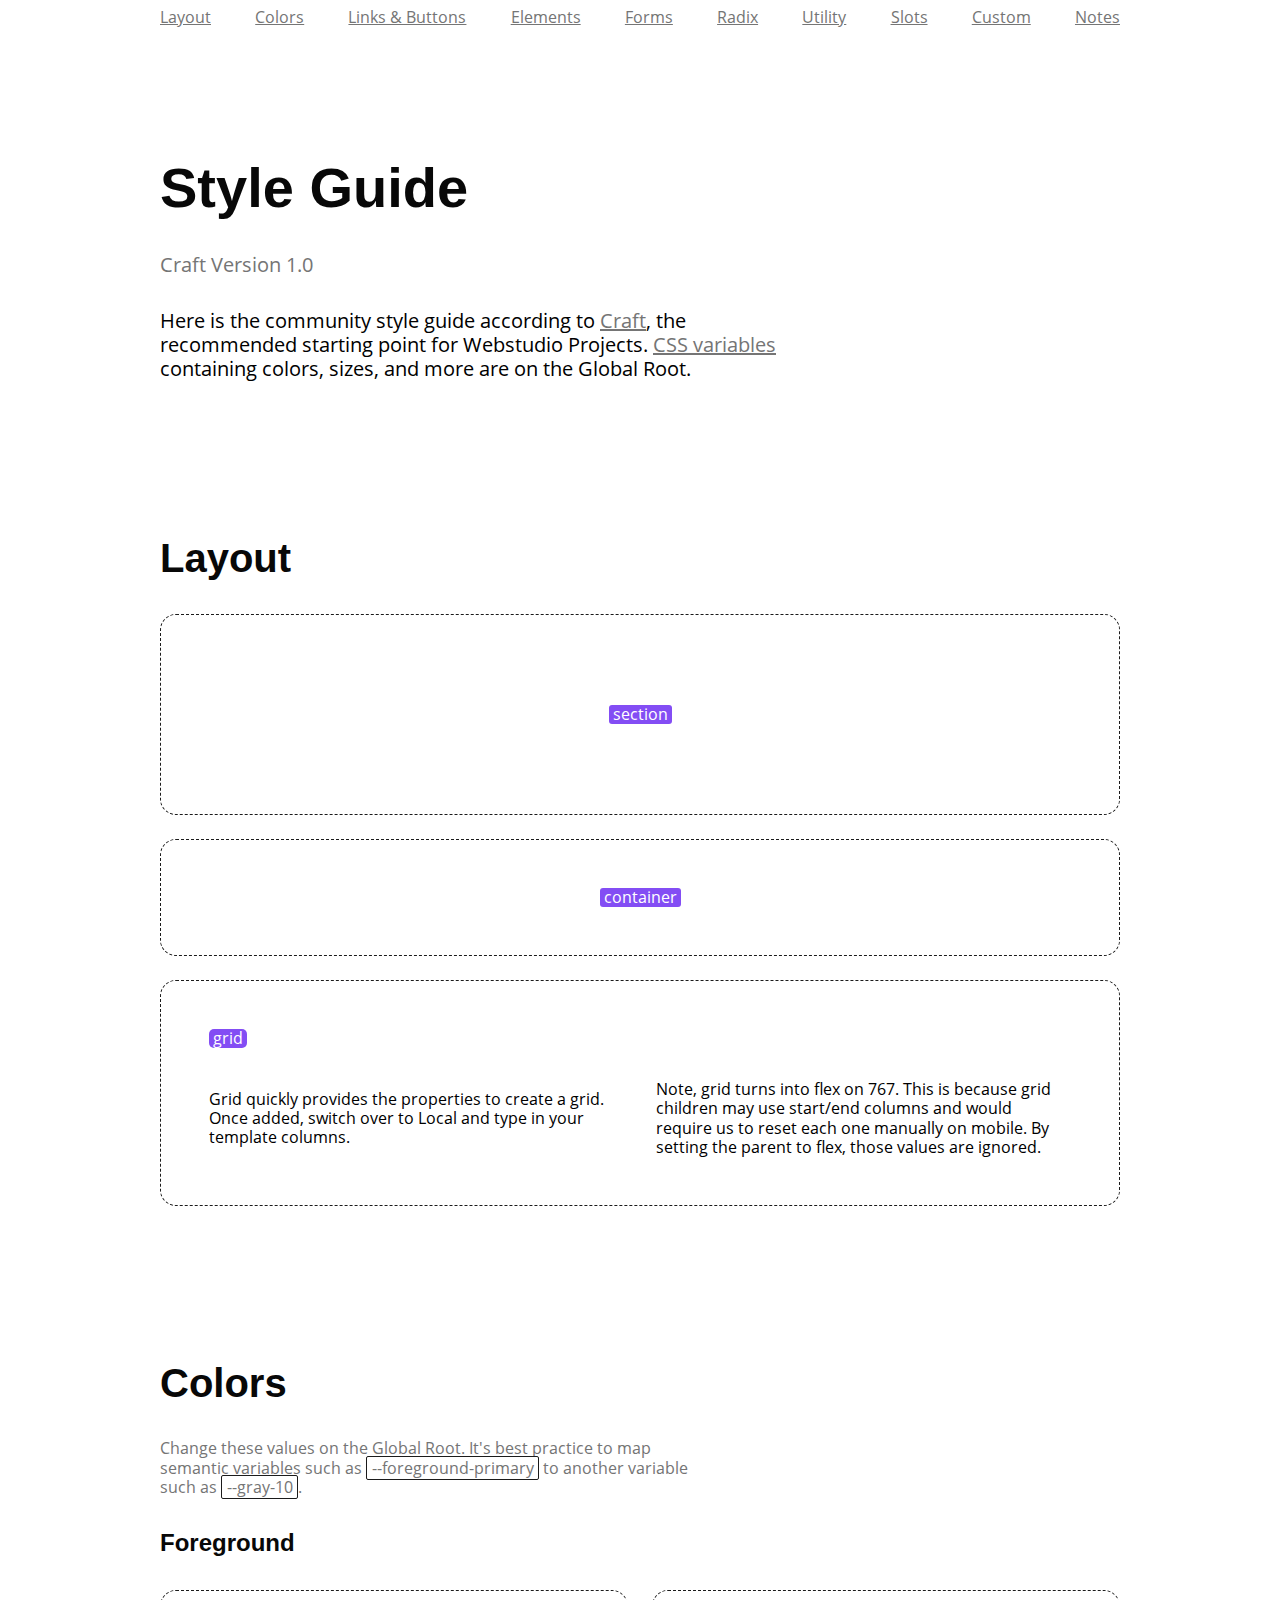
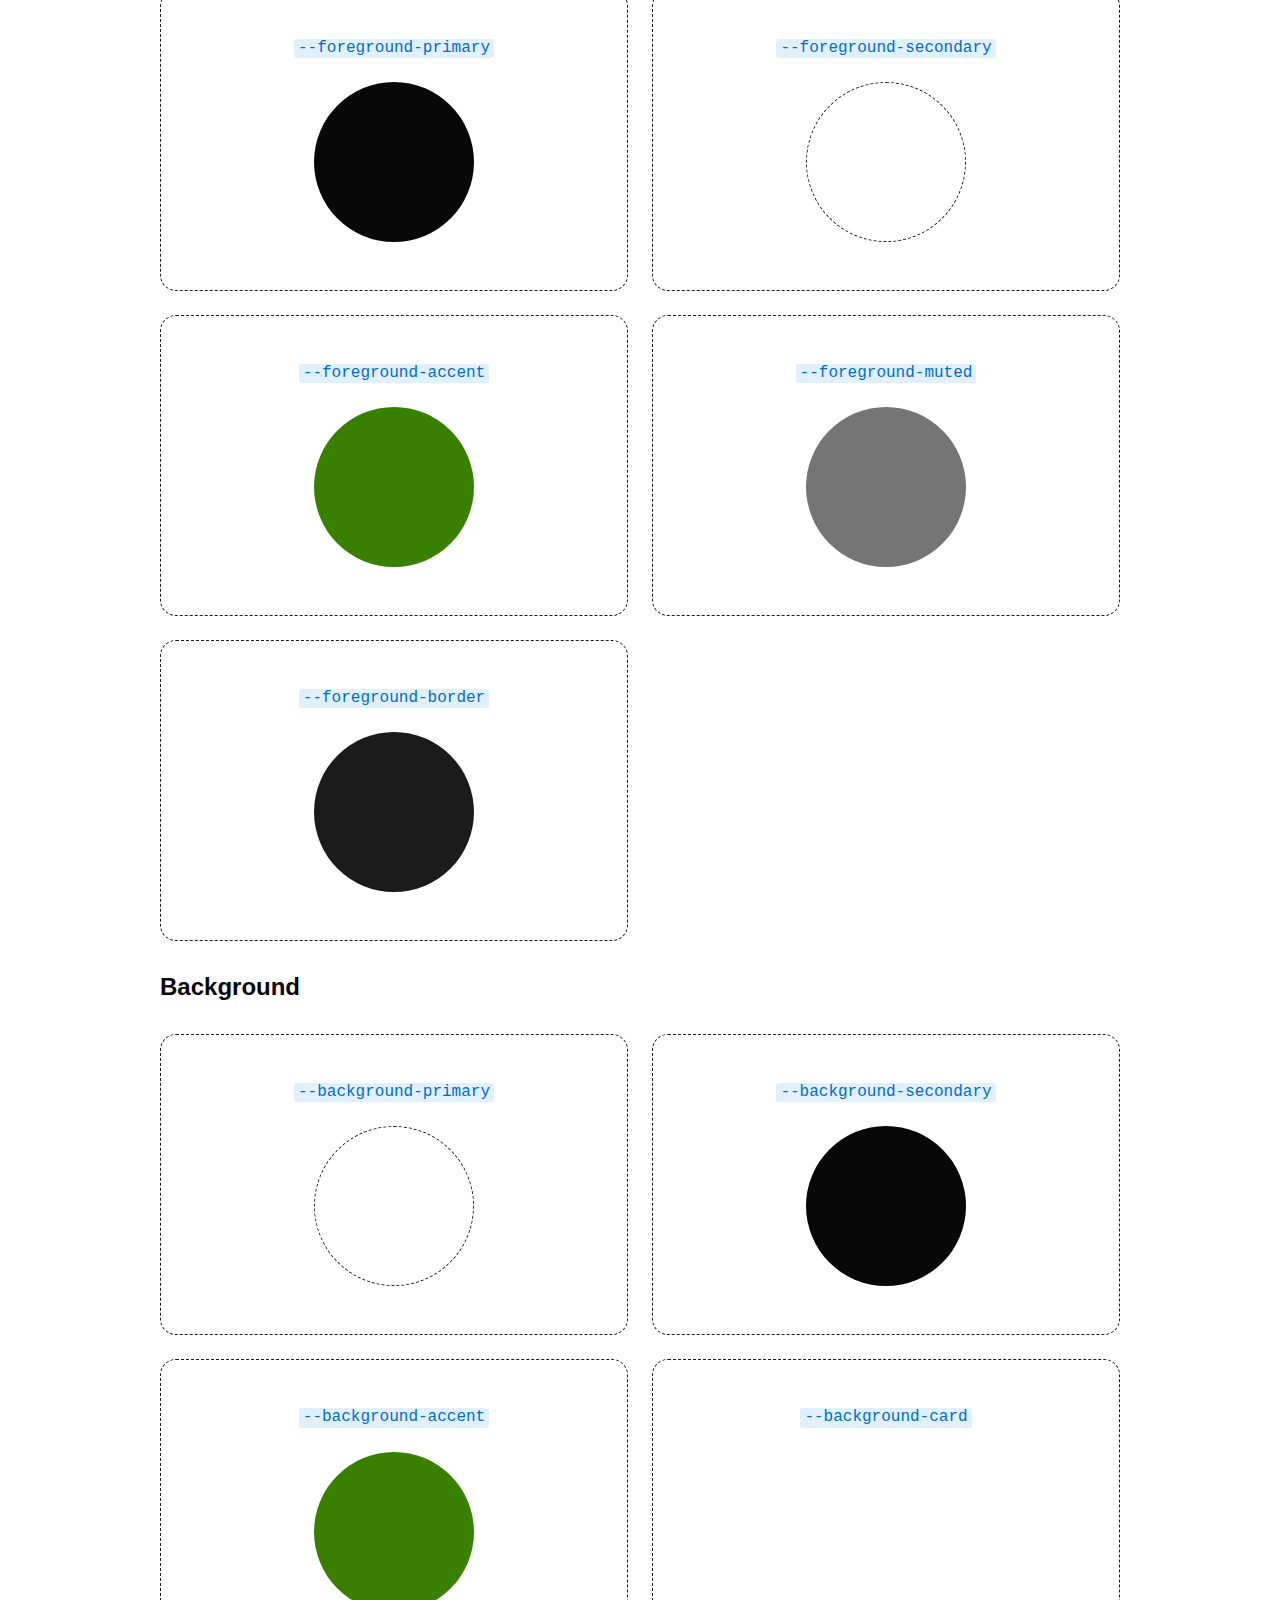
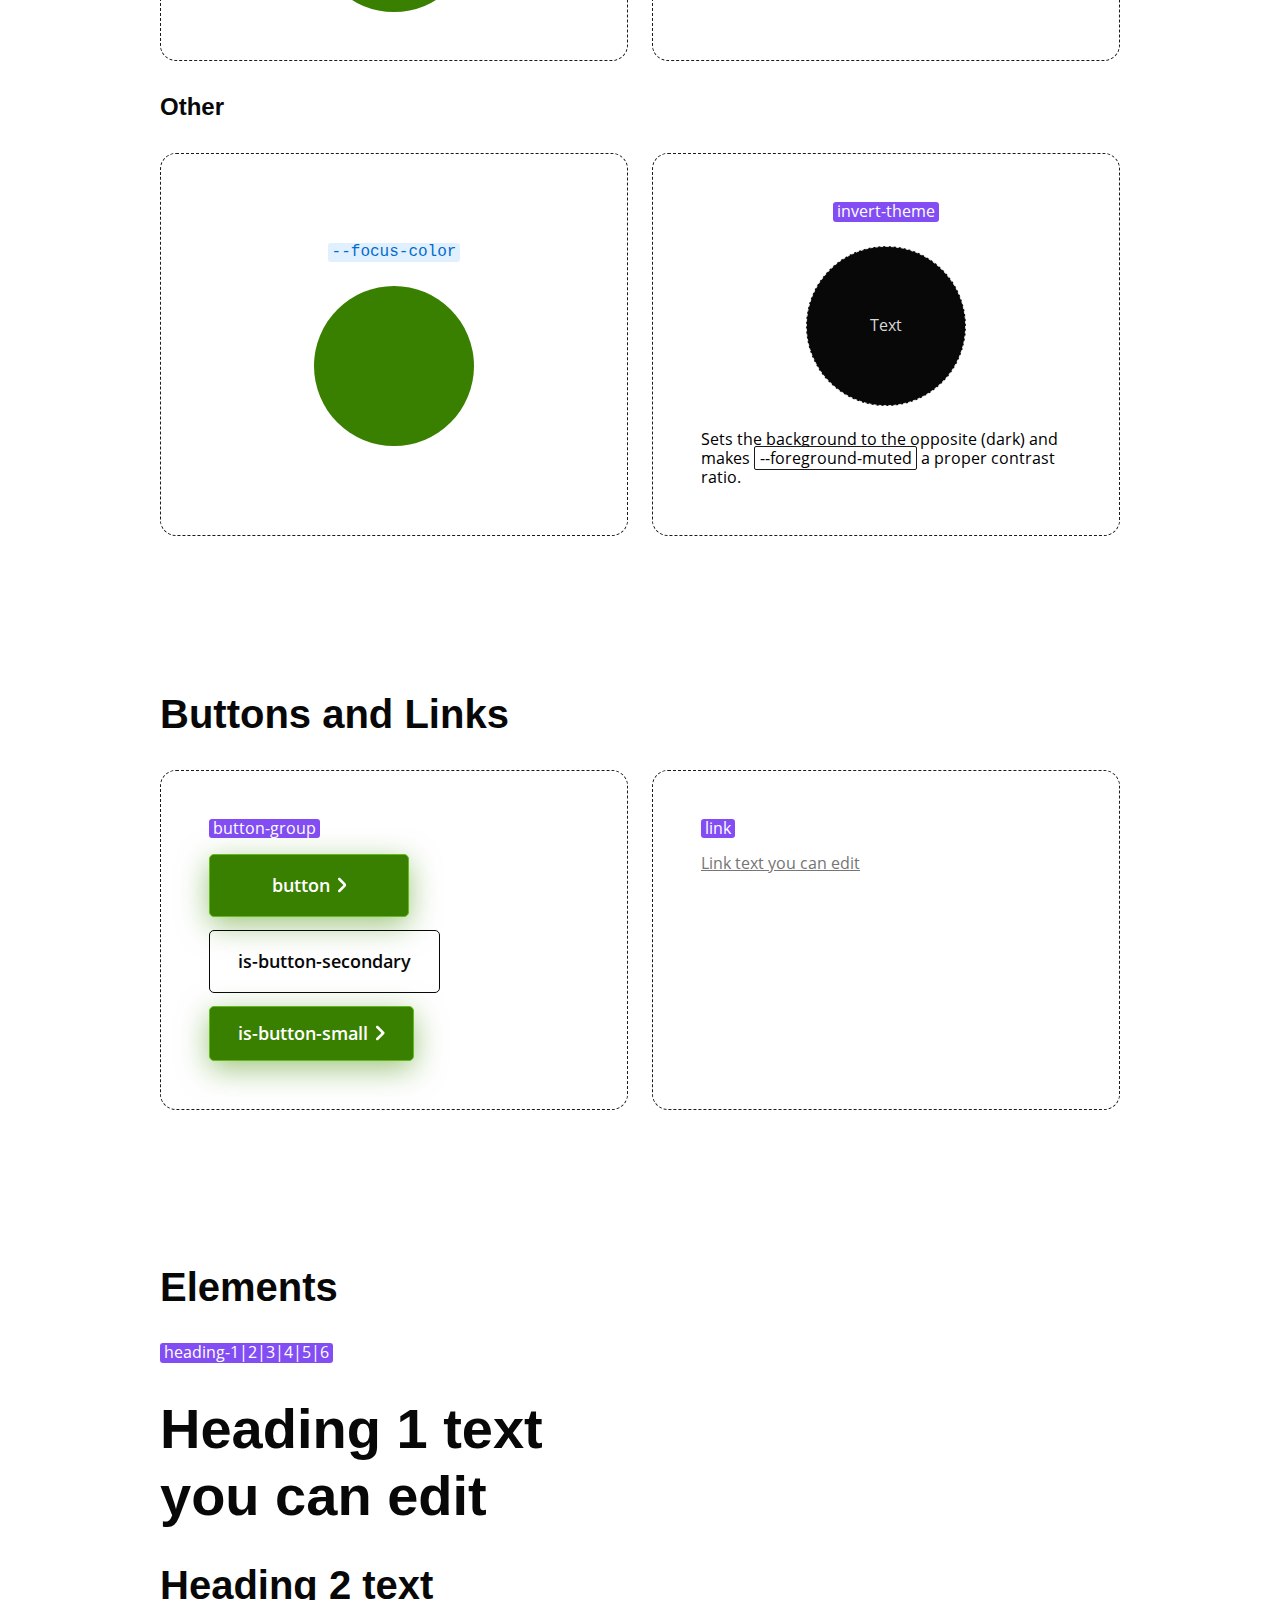
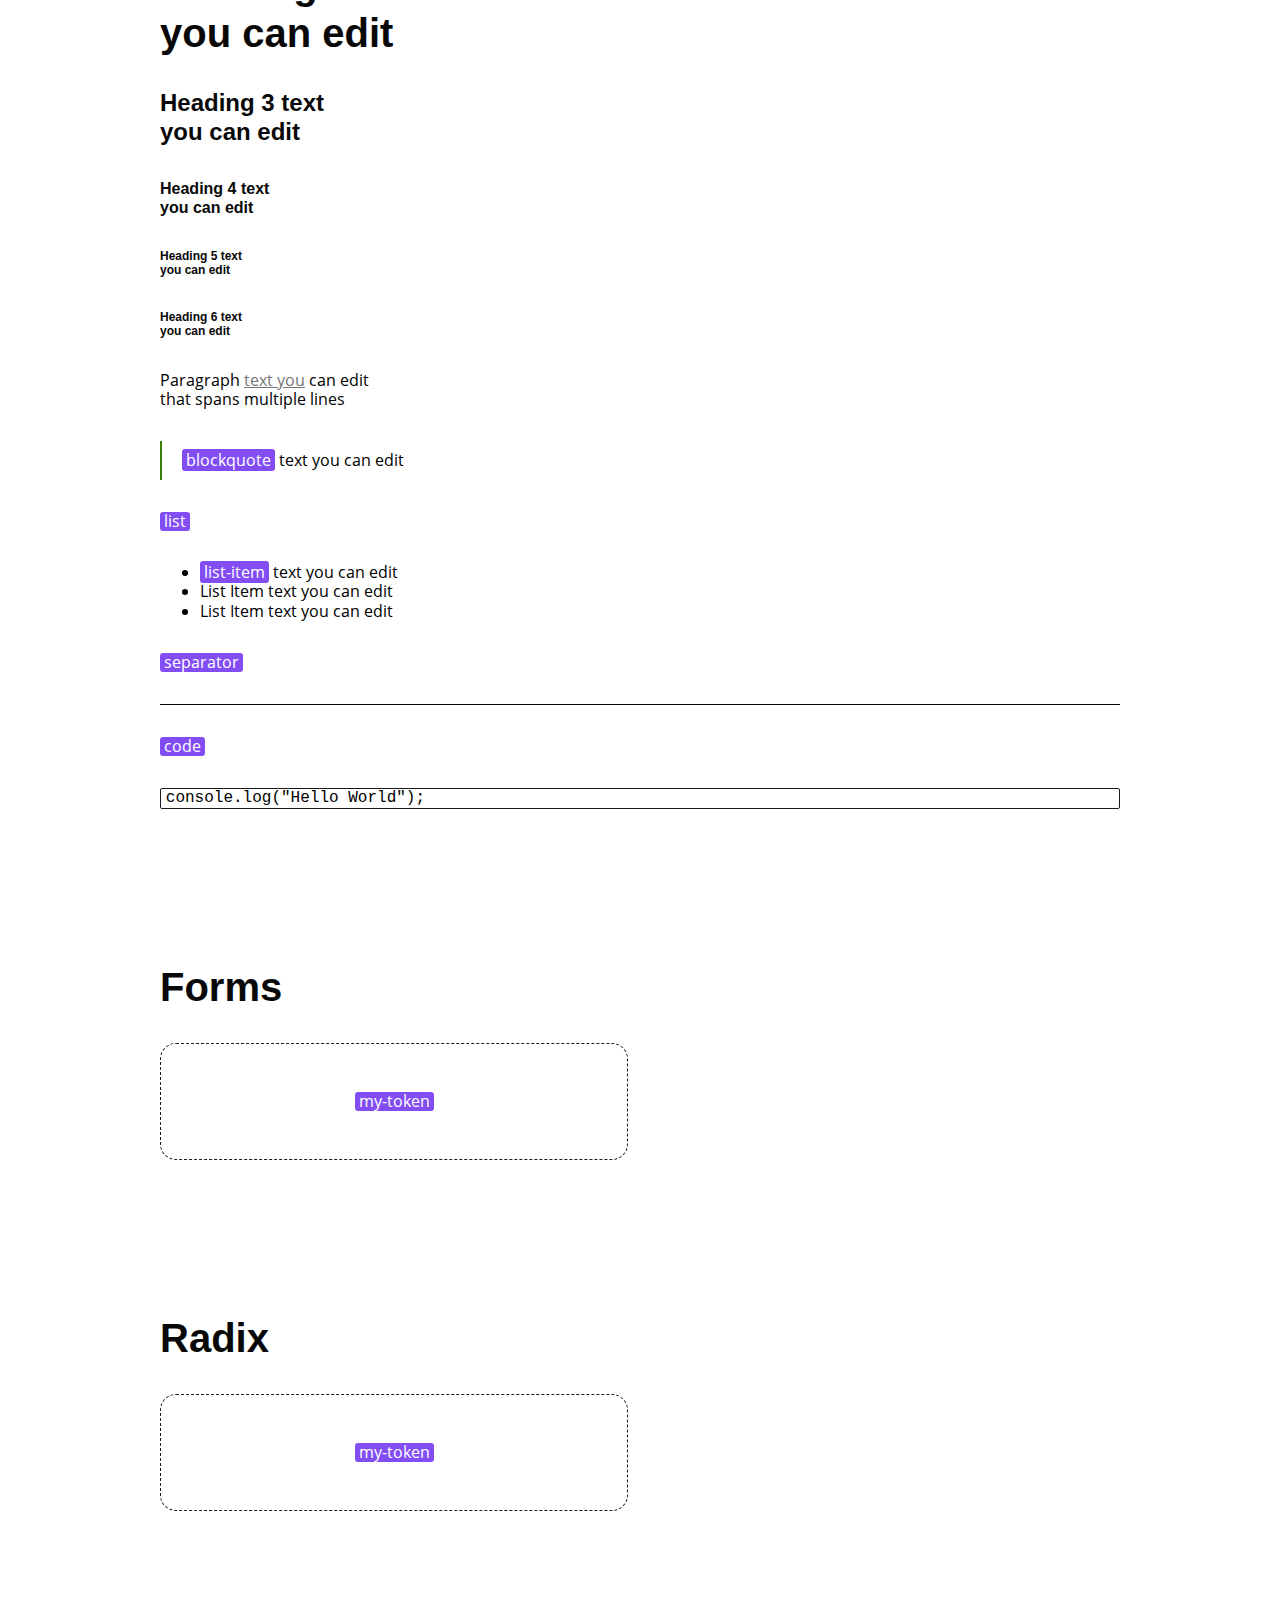
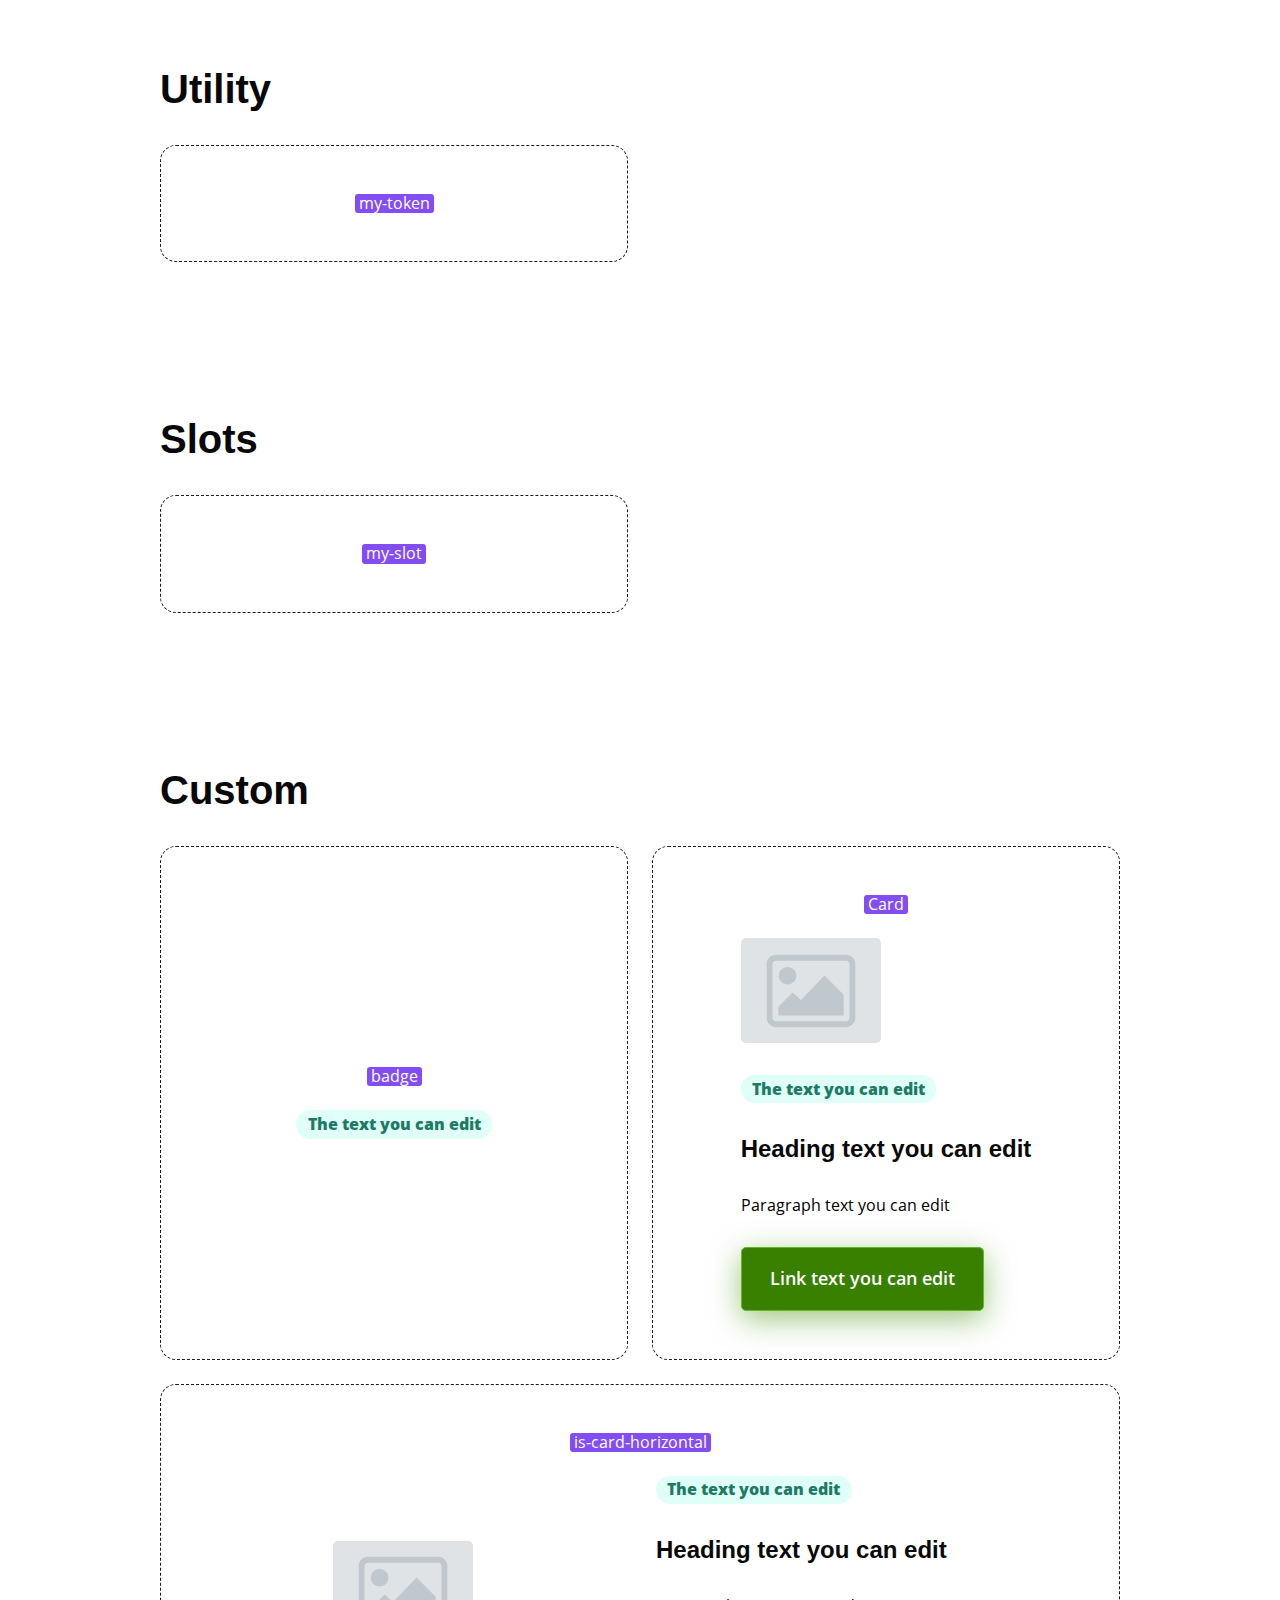
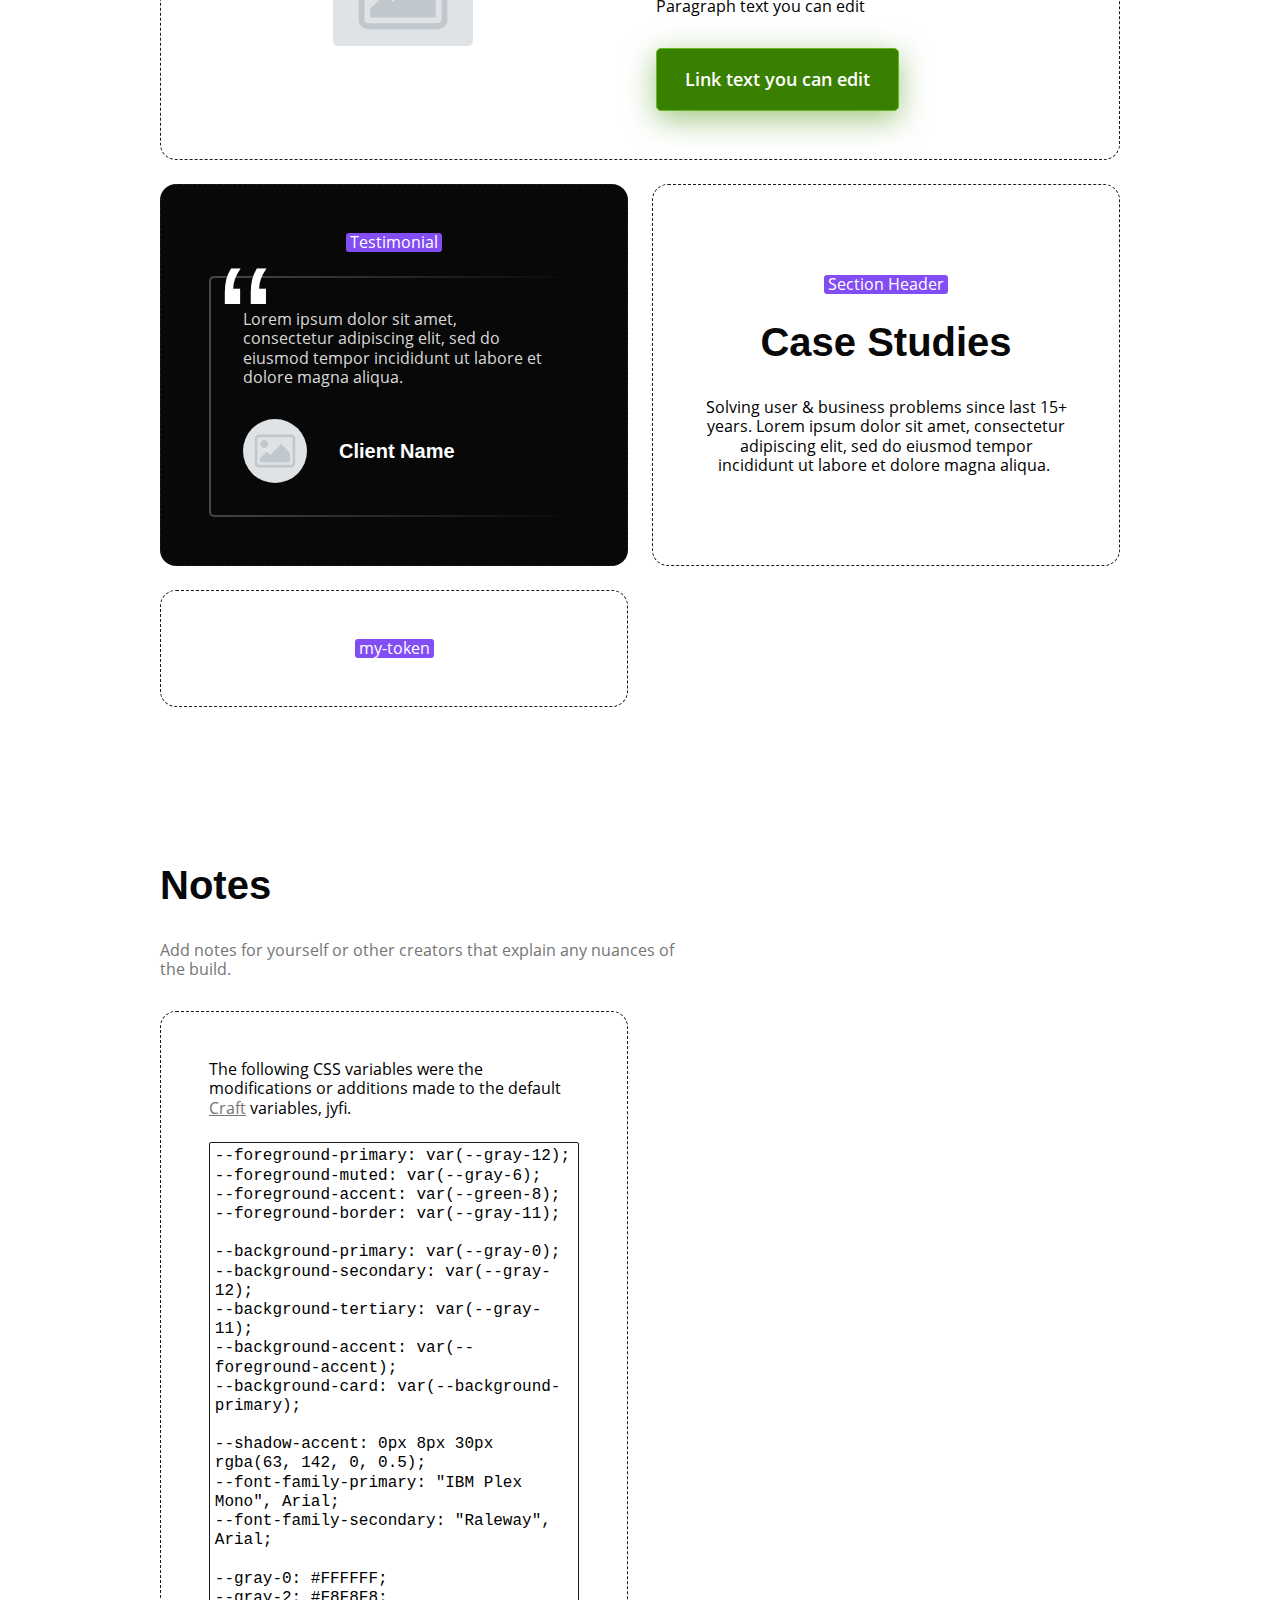
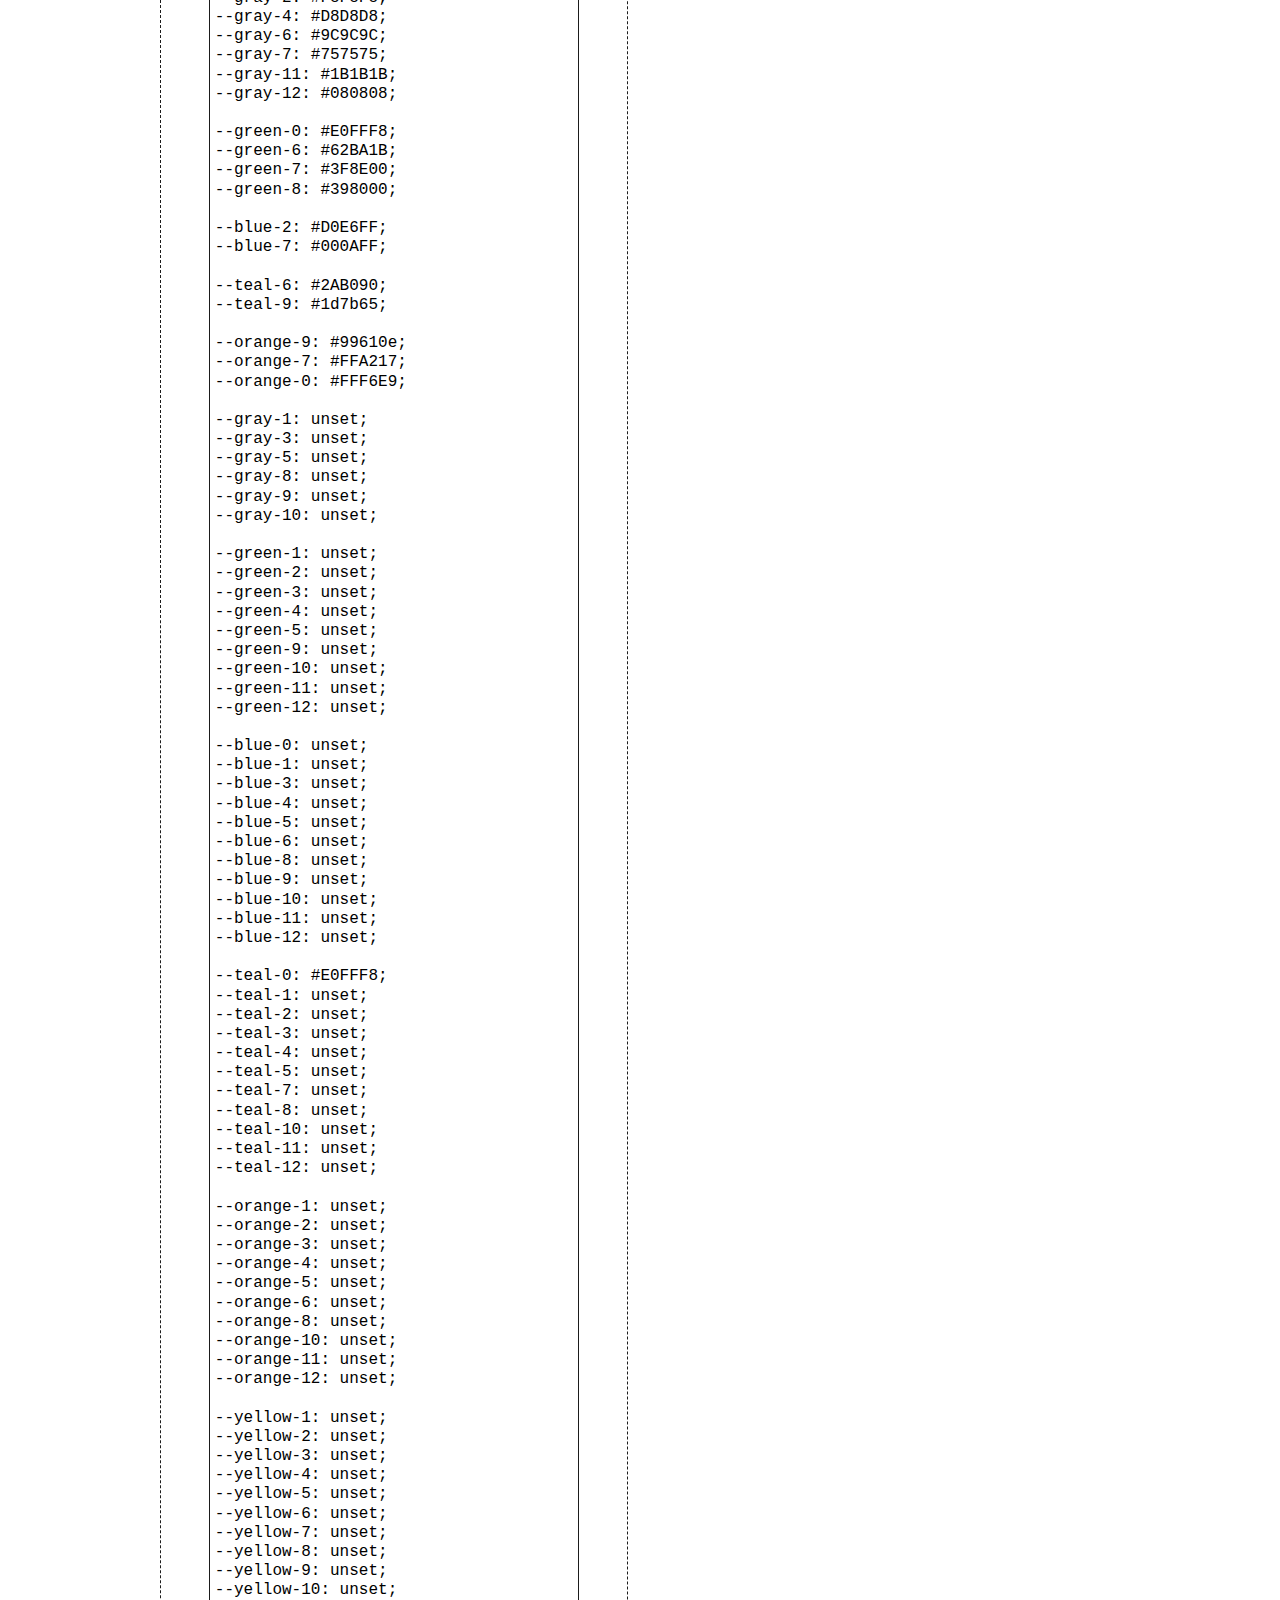
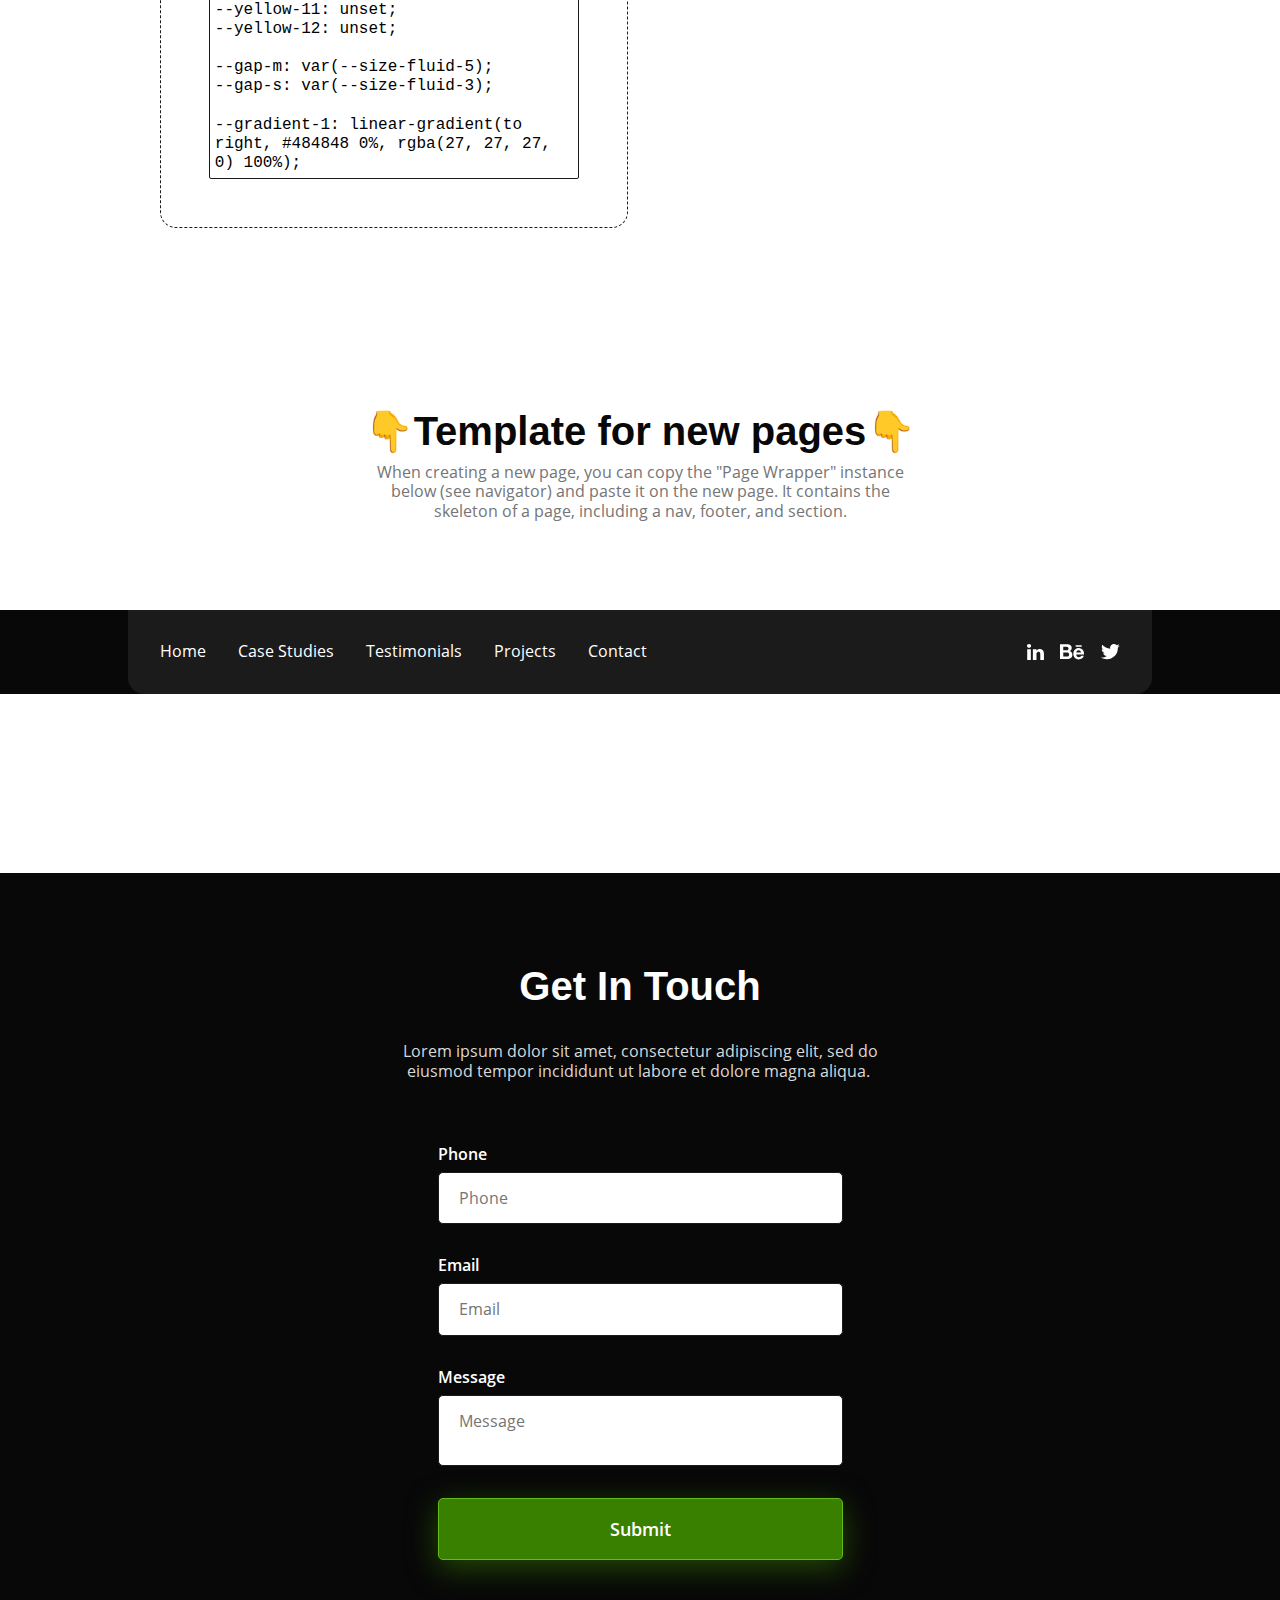
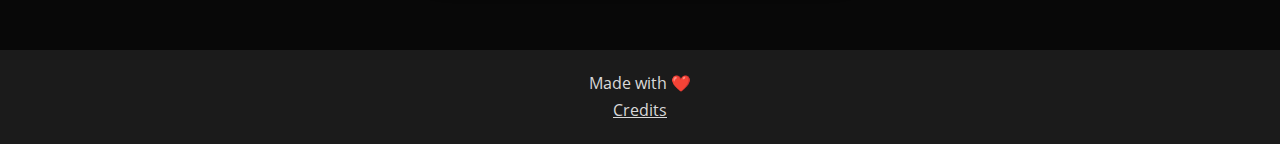
<file: style-guide/index.html>
<!doctype html>
<html
  lang="en"
  data-ws-project="d2bc449f-b0e8-4288-87e8-79cc81888d2a"
  data-ws-last-published="2026-01-08T03:38:01.698Z"
>
  <head>
    <link
      rel="stylesheet"
      type="text/css"
      href="/assets/static/app_generated_index-6937cd5a.Do0fhojd.css"
    />
    <meta charset="UTF-8" />
    <meta name="viewport" content="width=device-width,initial-scale=1" />
    <link rel="icon" href="/assets/logo_r1qaJQiri6sK3rPyq-Sar.svg" />
    <link
      rel="preload"
      href="/assets/OpenSans-ExtraBoldItalic_XWDxhVGX3UIyP1_SBhKRH.ttf"
      as="font"
      crossorigin="anonymous"
    />
    <link
      rel="preload"
      href="/assets/OpenSans-ExtraBold_Vm8wCOMRHs-JNp5ZxL7Ju.ttf"
      as="font"
      crossorigin="anonymous"
    />
    <link
      rel="preload"
      href="/assets/OpenSans-SemiboldItalic_3uMcVa9LMLBFQ2e5ddGU6.ttf"
      as="font"
      crossorigin="anonymous"
    />
    <link
      rel="preload"
      href="/assets/OpenSans-BoldItalic_PIxeEUIoe52Ake4GOYkZp.ttf"
      as="font"
      crossorigin="anonymous"
    />
    <link
      rel="preload"
      href="/assets/OpenSans-LightItalic__gJQObS3RVADe6dXpz76S.ttf"
      as="font"
      crossorigin="anonymous"
    />
    <link
      rel="preload"
      href="/assets/OpenSans-Bold_K4pUwy_ixGuyBdMGnXUuG.ttf"
      as="font"
      crossorigin="anonymous"
    />
    <link
      rel="preload"
      href="/assets/OpenSans-Italic_Ln-FcaFDUW0pZf-yIoLxR.ttf"
      as="font"
      crossorigin="anonymous"
    />
    <link
      rel="preload"
      href="/assets/OpenSans-Semibold_9U4pQOYgO6t9S5-S6v-ni.ttf"
      as="font"
      crossorigin="anonymous"
    />
    <link
      rel="preload"
      href="/assets/OpenSans-Light_euls2YDcDFPbhqKAdUWcW.ttf"
      as="font"
      crossorigin="anonymous"
    />
    <link
      rel="preload"
      href="/assets/OpenSans-Regular_xgbNTDF25zTfZIyrbNY0i.ttf"
      as="font"
      crossorigin="anonymous"
    />
    <meta property="og:url" content="https://url/style-guide" />
    <meta property="og:title" content="Style Guide" />
    <meta property="og:type" content="website" />
    <meta name="robots" content="noindex, nofollow" />
    <meta property="twitter:card" content="summary_large_image" />
    <title>Style Guide</title>
  </head>
  <body id="top" class="w-body w-body-1">
    <div class="w-box w-style-guide">
      <div class="w-box w-container-2">
        <div class="w-box w-header">
          <h1 class="w-heading w-heading-1">Style Guide</h1>
          <div class="w-text w-version">Craft Version 1.0</div>
          <p class="w-paragraph w-paragraph-1">
            Here is the community style guide according to
            <a
              href="https://docs.webstudio.is/university/craft"
              target="_blank"
              class="w-rich-text-link w-rich-text-link-2"
              >Craft</a
            >, the recommended starting point for Webstudio Projects.
            <a
              href="https://docs.webstudio.is/university/foundations/css-variables"
              target="_blank"
              class="w-rich-text-link w-rich-text-link-3"
              >CSS variables</a
            >
            containing colors, sizes, and more are on the Global Root.
          </p>
        </div>
        <div id="layout" class="w-box w-layout">
          <div class="w-box w-header-1">
            <h2 class="w-heading w-heading-13">Layout</h2>
          </div>
          <div class="w-box w-items-2">
            <div class="w-box w-item-1">
              <div class="w-text w-token-7">section</div>
            </div>
            <div class="w-box w-item">
              <div class="w-text w-token-4">container</div>
            </div>
            <div class="w-box w-item-6">
              <div class="w-box w-box-1">
                <div class="w-text w-badge">grid</div>
              </div>
              <div class="w-box w-grid-col">
                <p class="w-paragraph">
                  Grid quickly provides the properties to create a grid. Once
                  added, switch over to Local and type in your template columns.
                </p>
              </div>
              <div class="w-box w-grid-col-1">
                <p class="w-paragraph">
                  Note, grid turns into flex on 767. This is because grid
                  children may use start/end columns and would require us to
                  reset each one manually on mobile. By setting the parent to
                  flex, those values are ignored.
                </p>
              </div>
            </div>
          </div>
        </div>
        <div id="colors" class="w-box w-colors">
          <div class="w-box w-header-9">
            <h2 class="w-heading w-heading-15">Colors</h2>
            <p class="w-paragraph w-description">
              Change these values on the Global Root. It&#x27;s best practice to
              map semantic variables such as
              <span class="w-text-1 w-text-4">--foreground-primary</span> to
              another variable such as
              <span class="w-text-1 w-text-5">--gray-10</span>.
            </p>
          </div>
          <h3 class="w-heading w-heading-16">Foreground</h3>
          <div class="w-box w-items-8">
            <div class="w-box w-item-7">
              <div class="w-text w-css-variable">--foreground-primary</div>
              <div class="w-box w-color-palette"></div>
            </div>
            <div class="w-box w-item-8">
              <div class="w-text w-css-variable-1">--foreground-secondary</div>
              <div class="w-box w-color-palette-1"></div>
            </div>
            <div class="w-box w-item-9">
              <div class="w-text w-css-variable-2">--foreground-accent</div>
              <div class="w-box w-color-palette-2"></div>
            </div>
            <div class="w-box w-item-10">
              <div class="w-text w-css-variable-3">--foreground-muted</div>
              <div class="w-box w-color-palette-3"></div>
            </div>
            <div class="w-box w-item-11">
              <div class="w-text w-css-variable-4">--foreground-border</div>
              <div class="w-box w-color-palette-4"></div>
            </div>
          </div>
          <h3 class="w-heading w-heading-17">Background</h3>
          <div class="w-box w-items-9">
            <div class="w-box w-item-12">
              <div class="w-text w-css-variable-5">--background-primary</div>
              <div class="w-box w-color-palette-5"></div>
            </div>
            <div class="w-box w-item-13">
              <div class="w-text w-css-variable-6">--background-secondary</div>
              <div class="w-box w-color-palette-6"></div>
            </div>
            <div class="w-box w-item-14">
              <div class="w-text w-css-variable-7">--background-accent</div>
              <div class="w-box w-color-palette-7"></div>
            </div>
            <div class="w-box w-item-15">
              <div class="w-text w-css-variable-8">--background-card</div>
              <div class="w-box w-color-palette-8"></div>
            </div>
          </div>
          <h3 class="w-heading w-heading-18">Other</h3>
          <div class="w-box w-items-10">
            <div class="w-box w-item-16">
              <div class="w-text w-css-variable-9">--focus-color</div>
              <div class="w-box w-color-palette-9"></div>
            </div>
            <div class="w-box w-item-24">
              <div class="w-text w-css-variable-10">invert-theme</div>
              <div class="w-box w-color-palette-10">
                <div class="w-text">Text</div>
              </div>
              <p class="w-paragraph">
                Sets the background to the opposite (dark) and makes
                <span class="w-text-1 w-text-10">--foreground-muted</span> a
                proper contrast ratio.
              </p>
            </div>
          </div>
        </div>
        <div id="links-buttons" class="w-box w-links-and-buttons">
          <div class="w-box w-header-2">
            <h2 class="w-heading w-heading-12">Buttons and Links</h2>
          </div>
          <div class="w-box w-items-1">
            <div class="w-box w-buttons">
              <div class="w-text w-token-6">button-group</div>
              <div class="w-box w-button-group">
                <a class="w-link w-button-1" href="#"
                  ><span class="w-text">button</span>
                  <div class="w-html-embed w-icon-2">
                    <svg
                      width="100%"
                      height="100%"
                      viewBox="0 0 6 11"
                      fill="none"
                      xmlns="http://www.w3.org/2000/svg"
                    >
                      <path
                        d="M5.63335 4.87364L1.51379 0.759206C1.16776 0.413598 0.605566 0.413598 0.259528 0.759206C-0.0865095 1.10481 -0.0865095 1.66631 0.259528 2.01191L3.75196 5.5L0.259528 8.9881C-0.0865095 9.3337 -0.0865095 9.8952 0.259528 10.2408C0.432545 10.4136 0.65957 10.5 0.886652 10.5C1.11373 10.5 1.34078 10.4136 1.51378 10.2408L5.63333 6.12637C5.97937 5.78076 5.97937 5.21927 5.63333 4.87366L5.63335 4.87364Z"
                        fill="currentColor"
                      ></path>
                    </svg></div></a
                ><a class="w-link w-button-secondary" href="#"
                  >is-button-secondary</a
                ><a class="w-link w-link-5" href="#"
                  ><span class="w-text">is-button-small</span>
                  <div class="w-html-embed w-icon-3">
                    <svg
                      width="100%"
                      height="100%"
                      viewBox="0 0 6 11"
                      fill="none"
                      xmlns="http://www.w3.org/2000/svg"
                    >
                      <path
                        d="M5.63335 4.87364L1.51379 0.759206C1.16776 0.413598 0.605566 0.413598 0.259528 0.759206C-0.0865095 1.10481 -0.0865095 1.66631 0.259528 2.01191L3.75196 5.5L0.259528 8.9881C-0.0865095 9.3337 -0.0865095 9.8952 0.259528 10.2408C0.432545 10.4136 0.65957 10.5 0.886652 10.5C1.11373 10.5 1.34078 10.4136 1.51378 10.2408L5.63333 6.12637C5.97937 5.78076 5.97937 5.21927 5.63333 4.87366L5.63335 4.87364Z"
                        fill="currentColor"
                      ></path>
                    </svg></div
                ></a>
              </div>
            </div>
            <div class="w-box w-links">
              <div class="w-text w-token-5">link</div>
              <a class="w-link w-link-1" href="#">Link text you can edit</a
              ><a class="w-link w-link-2" href="#">is-link-nav</a>
            </div>
          </div>
        </div>
        <div id="elements" class="w-box w-elements">
          <div class="w-box w-header-3">
            <h2 class="w-heading w-heading-11">Elements</h2>
          </div>
          <div class="w-box w-items-7">
            <div class="w-text w-token">heading-1|2|3|4|5|6</div>
            <h1 class="w-heading w-heading-1-1">
              Heading 1 text <br />you can edit
            </h1>
            <h1 class="w-heading w-heading-2">
              Heading 2 text <br />you can edit
            </h1>
            <h1 class="w-heading w-heading-3">
              Heading 3 text <br />you can edit
            </h1>
            <h1 class="w-heading w-heading-4">
              Heading 4 text <br />you can edit
            </h1>
            <h1 class="w-heading w-heading-5">
              Heading 5 text <br />you can edit
            </h1>
            <h1 class="w-heading w-heading-6">
              Heading 6 text <br />you can edit
            </h1>
            <p class="w-paragraph">
              Paragraph
              <a class="w-rich-text-link w-rich-text-link-4" href="#"
                >text you</a
              >
              can edit<br />that spans multiple lines
            </p>
            <blockquote class="w-blockquote w-blockquote-1">
              <span class="w-text-1 w-text-3">blockquote</span> text you can
              edit
            </blockquote>
            <div class="w-text w-token-2">list</div>
            <ul class="w-list w-list-1">
              <li class="w-list-item w-list-item-1">
                <span class="w-text-1 w-text-2">list-item</span> text you can
                edit
              </li>
              <li class="w-list-item w-list-item-2">
                List Item text you can edit
              </li>
              <li class="w-list-item w-list-item-3">
                List Item text you can edit
              </li>
            </ul>
            <div class="w-text w-token-3">separator</div>
            <hr class="w-separator w-separator-1" />
            <div class="w-text w-token-1">code</div>
            <code lang="" class="w-code-text w-code-text-1"
              >console.log(&quot;Hello World&quot;);</code
            >
          </div>
        </div>
        <div id="forms" class="w-box w-forms">
          <div class="w-box w-header-4">
            <h2 class="w-heading w-heading-10">Forms</h2>
          </div>
          <div class="w-box w-items-3">
            <div class="w-box w-item-2">
              <div class="w-text w-token-8">my-token</div>
            </div>
          </div>
        </div>
        <div id="radix" class="w-box w-radix">
          <div class="w-box w-header-5">
            <h2 class="w-heading w-heading-9">Radix</h2>
          </div>
          <div class="w-box w-items-4">
            <div class="w-box w-item-5">
              <div class="w-text w-token-9">my-token</div>
            </div>
          </div>
        </div>
        <div id="utility" class="w-box w-utility">
          <div class="w-box w-header-6">
            <h2 class="w-heading w-heading-14">Utility</h2>
          </div>
          <div class="w-box w-items-5">
            <div class="w-box w-item-4">
              <div class="w-text w-token-10">my-token</div>
            </div>
          </div>
        </div>
        <div id="slots" class="w-box w-slots">
          <div class="w-box w-header-10">
            <h2 class="w-heading w-heading-19">Slots</h2>
          </div>
          <div class="w-box w-items-11">
            <div class="w-box w-item-17">
              <div class="w-text w-token-12">my-slot</div>
            </div>
          </div>
        </div>
        <div id="custom" class="w-box w-custom">
          <div class="w-box w-header-7">
            <h2 class="w-heading w-heading-8">Custom</h2>
          </div>
          <div class="w-box w-items-6">
            <div class="w-box w-item-21">
              <div class="w-text w-token-15">badge</div>
              <div class="w-text w-text-6">The text you can edit</div>
            </div>
            <div class="w-box w-item-3">
              <div class="w-text w-token-11">Card</div>
              <div class="w-box w-card">
                <div class="w-box w-secondary">
                  <img
                    alt="Laptop on desk"
                    class="w-image w-image-1"
                    src="[data-uri]"
                    decoding="async"
                    loading="lazy"
                  />
                </div>
                <div class="w-box w-content-1">
                  <div class="w-box w-top-1">
                    <div class="w-text w-text-8">The text you can edit</div>
                    <h3 class="w-heading w-heading-22">
                      Heading text you can edit
                    </h3>
                    <p class="w-paragraph">Paragraph text you can edit</p>
                  </div>
                  <div class="w-box">
                    <a class="w-link w-link-4" href="#"
                      >Link text you can edit</a
                    >
                  </div>
                </div>
              </div>
            </div>
            <div class="w-box w-item-19">
              <div class="w-text w-token-13">is-card-horizontal</div>
              <div class="w-box w-card-1">
                <div class="w-box w-secondary-1">
                  <img
                    alt="Laptop on desk"
                    class="w-image w-image-2"
                    src="[data-uri]"
                    decoding="async"
                    loading="lazy"
                  />
                </div>
                <div class="w-box w-content">
                  <div class="w-box w-top">
                    <div class="w-text w-text-7">The text you can edit</div>
                    <h3 class="w-heading w-heading-21">
                      Heading text you can edit
                    </h3>
                    <p class="w-paragraph">Paragraph text you can edit</p>
                  </div>
                  <div class="w-box">
                    <a class="w-link w-link-3" href="#"
                      >Link text you can edit</a
                    >
                  </div>
                </div>
              </div>
            </div>
            <div class="w-box w-item-20">
              <div class="w-text w-token-14">Testimonial</div>
              <div class="w-box w-testimonial">
                <p class="w-paragraph w-quote">
                  Lorem ipsum dolor sit amet, consectetur adipiscing elit, sed
                  do eiusmod tempor incididunt ut labore et dolore magna aliqua.
                </p>
                <div class="w-box w-person">
                  <img
                    alt="Picture of client"
                    class="w-image w-picture"
                    src="[data-uri]"
                    decoding="async"
                    loading="lazy"
                  />
                  <div class="w-text w-name">Client Name</div>
                </div>
                <div class="w-text w-mark">“</div>
              </div>
            </div>
            <div class="w-box w-item-22">
              <div class="w-text w-token-16">Section Header</div>
              <div class="w-box w-header-11">
                <h1 class="w-heading w-heading-23">Case Studies</h1>
                <p class="w-paragraph w-paragraph-4">
                  Solving user &amp; business problems since last 15+
                  years. Lorem ipsum dolor sit amet, consectetur adipiscing
                  elit, sed do eiusmod tempor incididunt ut labore et dolore
                  magna aliqua.
                </p>
              </div>
            </div>
            <div class="w-box w-item-23">
              <div class="w-text w-token-17">my-token</div>
            </div>
          </div>
        </div>
        <div id="notes" class="w-box w-notes">
          <div class="w-box w-header-8">
            <h2 class="w-heading w-heading-7">Notes</h2>
            <p class="w-paragraph w-paragraph-2">
              Add notes for yourself or other creators that explain any nuances
              of the build.
            </p>
          </div>
          <div class="w-box w-items">
            <div class="w-box w-item-18">
              <p class="w-paragraph">
                The following CSS variables were the modifications or additions
                made to the default
                <a
                  href="https://wstd.us/craft"
                  target="_blank"
                  class="w-rich-text-link w-rich-text-link-5"
                  >Craft</a
                >
                variables, jyfi.
              </p>
              <code lang="css" class="w-code-text w-code-text-2"
                >--foreground-primary: var(--gray-12); --foreground-muted:
                var(--gray-6); --foreground-accent: var(--green-8);
                --foreground-border: var(--gray-11); --background-primary:
                var(--gray-0); --background-secondary: var(--gray-12);
                --background-tertiary: var(--gray-11); --background-accent:
                var(--foreground-accent); --background-card:
                var(--background-primary); --shadow-accent: 0px 8px 30px
                rgba(63, 142, 0, 0.5); --font-family-primary: &quot;IBM Plex
                Mono&quot;, Arial; --font-family-secondary: &quot;Raleway&quot;,
                Arial; --gray-0: #FFFFFF; --gray-2: #F8F8F8; --gray-4: #D8D8D8;
                --gray-6: #9C9C9C; --gray-7: #757575; --gray-11: #1B1B1B;
                --gray-12: #080808; --green-0: #E0FFF8; --green-6: #62BA1B;
                --green-7: #3F8E00; --green-8: #398000; --blue-2: #D0E6FF;
                --blue-7: #000AFF; --teal-6: #2AB090; --teal-9: #1d7b65;
                --orange-9: #99610e; --orange-7: #FFA217; --orange-0: #FFF6E9;
                --gray-1: unset; --gray-3: unset; --gray-5: unset; --gray-8:
                unset; --gray-9: unset; --gray-10: unset; --green-1: unset;
                --green-2: unset; --green-3: unset; --green-4: unset; --green-5:
                unset; --green-9: unset; --green-10: unset; --green-11: unset;
                --green-12: unset; --blue-0: unset; --blue-1: unset; --blue-3:
                unset; --blue-4: unset; --blue-5: unset; --blue-6: unset;
                --blue-8: unset; --blue-9: unset; --blue-10: unset; --blue-11:
                unset; --blue-12: unset; --teal-0: #E0FFF8; --teal-1: unset;
                --teal-2: unset; --teal-3: unset; --teal-4: unset; --teal-5:
                unset; --teal-7: unset; --teal-8: unset; --teal-10: unset;
                --teal-11: unset; --teal-12: unset; --orange-1: unset;
                --orange-2: unset; --orange-3: unset; --orange-4: unset;
                --orange-5: unset; --orange-6: unset; --orange-8: unset;
                --orange-10: unset; --orange-11: unset; --orange-12: unset;
                --yellow-1: unset; --yellow-2: unset; --yellow-3: unset;
                --yellow-4: unset; --yellow-5: unset; --yellow-6: unset;
                --yellow-7: unset; --yellow-8: unset; --yellow-9: unset;
                --yellow-10: unset; --yellow-11: unset; --yellow-12: unset;
                --gap-m: var(--size-fluid-5); --gap-s: var(--size-fluid-3);
                --gradient-1: linear-gradient(to right, #484848 0%, rgba(27, 27,
                27, 0) 100%);
              </code>
            </div>
          </div>
        </div>
      </div>
      <nav class="w-box w-nav">
        <div class="w-box w-container-3">
          <a href="/style-guide#layout" class="w-link w-layout-1">Layout</a
          ><a href="/style-guide#colors" class="w-link w-colors-1">Colors</a
          ><a href="/style-guide#links-buttons" class="w-link w-links-buttons"
            >Links &amp; Buttons</a
          ><a href="/style-guide#elements" class="w-link w-typography"
            >Elements</a
          ><a href="/style-guide#forms" class="w-link w-forms-1">Forms</a
          ><a href="/style-guide#radix" class="w-link w-radix-1">Radix</a
          ><a href="/style-guide#utility" class="w-link w-utility-1">Utility</a
          ><a href="/style-guide" class="w-link w-slots-1">Slots</a
          ><a href="/style-guide#custom" class="w-link w-custom-1">Custom</a
          ><a href="/style-guide#notes" class="w-link w-notes-1">Notes</a>
        </div>
      </nav>
    </div>
    <div class="w-box w-template-for-new-pages">
      <h2 class="w-heading w-heading-20">👇Template for new pages👇</h2>
      <p class="w-paragraph w-paragraph-3">
        When creating a new page, you can copy the &quot;Page Wrapper&quot;
        instance below (see navigator) and paste it on the new page. It contains
        the skeleton of a page, including a nav, footer, and section.
      </p>
    </div>
    <div class="w-box">
      <div style="display: contents">
        <div style="display: contents">
          <div class="w-html-embed">
            <style>
              * {
                /* Remove preset margins on everything so they can be applied where we want. */
                margin: 0;
                /* Make links scroll to their sections smoothly. */
                scroll-behavior: smooth;
              }
            </style>
          </div>
          <div class="w-box w-wrapper">
            <nav class="w-box w-nav-desktop">
              <div style="display: contents">
                <div style="display: contents">
                  <div class="w-box w-primary">
                    <a class="w-link w-link-6" href="#">Home</a
                    ><a class="w-link w-link-7" href="#">Case Studies</a
                    ><a class="w-link w-link-8" href="#">Testimonials</a
                    ><a class="w-link w-link-9" href="#">Projects</a
                    ><a class="w-link w-link-10" href="#">Contact</a>
                  </div>
                  <div class="w-box w-socials">
                    <a aria-label="LinkedIn" class="w-link w-social" href="#"
                      ><div class="w-html-embed w-icon-4">
                        <svg
                          width="100%"
                          height="100%"
                          viewBox="0 0 18 17"
                          fill="none"
                          xmlns="http://www.w3.org/2000/svg"
                        >
                          <path
                            d="M0 1.97499C0 1.40259 0.202708 0.930366 0.608108 0.558324C1.01351 0.186265 1.54055 0.000244141 2.18919 0.000244141C2.82626 0.000244141 3.34169 0.183397 3.73552 0.549738C4.14092 0.927515 4.34363 1.41976 4.34363 2.0265C4.34363 2.576 4.14672 3.0339 3.7529 3.40024C3.3475 3.77802 2.81467 3.9669 2.15444 3.9669H2.13707C1.49999 3.9669 0.984562 3.77802 0.590734 3.40024C0.196905 3.02246 0 2.54737 0 1.97499ZM0.225869 17.0002V5.52953H4.08301V17.0002H0.225869ZM6.22008 17.0002H10.0772V10.5952C10.0772 10.1945 10.1236 9.8854 10.2162 9.6679C10.3784 9.27867 10.6245 8.94954 10.9546 8.68053C11.2847 8.4115 11.6988 8.277 12.1969 8.277C13.4942 8.277 14.1429 9.1413 14.1429 10.8699V17.0002H18V10.4235C18 8.72918 17.5946 7.44417 16.7838 6.56842C15.973 5.69266 14.9016 5.25478 13.5695 5.25478C12.0753 5.25478 10.9112 5.89013 10.0772 7.16084V7.19518H10.0598L10.0772 7.16084V5.52953H6.22008C6.24324 5.89585 6.25483 7.0349 6.25483 8.94669C6.25483 10.8585 6.24324 13.543 6.22008 17.0002Z"
                            fill="currentColor"
                          ></path>
                        </svg></div></a
                    ><a aria-label="Behance" class="w-link w-social-1" href="#"
                      ><div class="w-html-embed w-icon-5">
                        <svg
                          width="100%"
                          height="100%"
                          viewBox="0 0 31 20"
                          fill="none"
                          xmlns="http://www.w3.org/2000/svg"
                        >
                          <path
                            d="M8.7045 0.424316C9.588 0.424316 10.383 0.500817 11.112 0.656817C11.8365 0.811317 12.4545 1.06632 12.9765 1.41882C13.491 1.77132 13.893 2.23932 14.1825 2.82732C14.463 3.40782 14.6025 4.13382 14.6025 4.99182C14.6025 5.92182 14.3925 6.69882 13.971 7.31832C13.5465 7.93932 12.921 8.44782 12.087 8.84082C13.2225 9.16932 14.064 9.74382 14.622 10.5598C15.183 11.3833 15.4575 12.3688 15.4575 13.5238C15.4575 14.4613 15.279 15.2668 14.9205 15.9433C14.575 16.6097 14.0738 17.183 13.4595 17.6143C12.8232 18.0574 12.1124 18.3826 11.361 18.5743C10.5732 18.7811 9.76197 18.885 8.9475 18.8833H0V0.424316H8.7045ZM8.178 7.88232C8.898 7.88232 9.495 7.71132 9.966 7.36482C10.434 7.02282 10.6605 6.45882 10.6605 5.68632C10.6605 5.25732 10.584 4.90332 10.434 4.62582C10.2879 4.35885 10.0716 4.13686 9.8085 3.98382C9.53315 3.82051 9.22925 3.71106 8.913 3.66132C8.56829 3.59703 8.21814 3.56638 7.8675 3.56982H4.065V7.88232H8.178ZM8.4045 15.7408C8.805 15.7408 9.186 15.7063 9.5445 15.6253C9.906 15.5473 10.227 15.4213 10.5 15.2338C10.773 15.0538 10.998 14.8093 11.16 14.4973C11.3235 14.1883 11.403 13.7848 11.403 13.3003C11.403 12.3493 11.1345 11.6728 10.6035 11.2633C10.071 10.8583 9.357 10.6573 8.4825 10.6573H4.065V15.7423H8.4045V15.7408ZM21.252 15.6793C21.8025 16.2163 22.596 16.4863 23.628 16.4863C24.3675 16.4863 25.0065 16.2988 25.545 15.9268C26.076 15.5533 26.4 15.1543 26.5245 14.7418H29.757C29.238 16.3498 28.4505 17.4988 27.3735 18.1903C26.31 18.8848 25.0155 19.2298 23.5035 19.2298C22.4505 19.2298 21.5025 19.0603 20.6535 18.7243C19.8386 18.407 19.1022 17.9167 18.495 17.2873C17.8978 16.6433 17.4362 15.8858 17.1375 15.0598C16.8092 14.1465 16.6466 13.1818 16.6575 12.2113C16.6575 11.2123 16.824 10.2778 17.151 9.41532C17.4614 8.58159 17.9381 7.81966 18.552 7.17582C19.1595 6.54582 19.8795 6.04932 20.718 5.68482C21.5997 5.31398 22.5485 5.12912 23.505 5.14182C24.636 5.14182 25.6245 5.36082 26.4735 5.80182C27.2968 6.22278 28.0107 6.82984 28.5585 7.57482C29.103 8.31432 29.4915 9.16182 29.733 10.1113C29.9745 11.0593 30.0585 12.0493 29.9895 13.0858H20.343C20.3445 14.1418 20.7 15.1423 21.252 15.6793ZM25.47 8.65782C25.0335 8.17482 24.2955 7.91382 23.3925 7.91382C22.806 7.91382 22.3215 8.01132 21.9315 8.21232C21.5749 8.39243 21.2585 8.64297 21.0015 8.94882C20.7758 9.22649 20.6084 9.5469 20.5095 9.89082C20.423 10.1776 20.3672 10.4727 20.343 10.7713H26.316C26.229 9.83532 25.908 9.14382 25.47 8.65782ZM19.593 1.66332H27.0765V3.48582H19.593V1.66332Z"
                            fill="currentColor"
                          ></path>
                        </svg></div></a
                    ><a
                      aria-label="X/Twitter"
                      class="w-link w-social-2"
                      href="#"
                      ><div class="w-html-embed w-icon-6">
                        <svg
                          width="100%"
                          height="100%"
                          viewBox="0 0 18 15"
                          fill="none"
                          xmlns="http://www.w3.org/2000/svg"
                        >
                          <path
                            d="M17.5417 1.71084C16.8824 1.99685 16.1852 2.18592 15.4718 2.27217C16.2244 1.82251 16.7885 1.11511 17.0593 0.281193C16.352 0.702249 15.5777 0.998908 14.7701 1.15828C14.2303 0.572887 13.5114 0.18322 12.7263 0.05039C11.9412 -0.0824399 11.1342 0.0490805 10.4319 0.424324C9.72952 0.799568 9.17161 1.39731 8.8456 2.1238C8.5196 2.8503 8.44394 3.66445 8.63051 4.43857C7.20036 4.36623 5.80142 3.99385 4.52457 3.3456C3.24773 2.69736 2.12153 1.78775 1.21915 0.675881C0.90264 1.22859 0.736329 1.85453 0.73675 2.49144C0.735628 3.08293 0.880783 3.66552 1.15929 4.18734C1.4378 4.70916 1.84102 5.15402 2.33304 5.4823C1.76116 5.46674 1.2015 5.31329 0.701667 5.03499V5.07884C0.705953 5.90759 0.996362 6.70942 1.52377 7.34871C2.05118 7.98799 2.78321 8.42548 3.59604 8.58718C3.28315 8.6824 2.95829 8.73261 2.63125 8.73628C2.40487 8.73364 2.17905 8.71311 1.9559 8.67489C2.18737 9.38779 2.63531 10.0108 3.23738 10.4573C3.83946 10.9037 4.56573 11.1514 5.31513 11.1658C4.04967 12.1615 2.48731 12.705 0.877084 12.7095C0.583906 12.7104 0.29096 12.6929 0 12.6568C1.64403 13.7183 3.55992 14.2818 5.51686 14.2795C6.8673 14.2935 8.20699 14.0383 9.4577 13.5287C10.7084 13.0192 11.845 12.2656 12.8012 11.3118C13.7574 10.3581 14.514 9.22341 15.0267 7.97401C15.5394 6.72462 15.7981 5.38558 15.7875 4.03511C15.7875 3.88601 15.7875 3.72813 15.7875 3.57026C16.4758 3.057 17.0693 2.42779 17.5417 1.71084V1.71084Z"
                            fill="currentColor"
                          ></path>
                        </svg></div
                    ></a>
                  </div>
                </div>
              </div>
            </nav>
            <div data-state="closed" class="w-collapsible w-nav-mobile">
              <button
                type="button"
                aria-label="Open mobile menu"
                class="w-button w-button-3"
                aria-controls="radix-:R2jm:"
                aria-expanded="false"
                data-state="closed"
              >
                <div class="w-html-embed">
                  <svg
                    xmlns="http://www.w3.org/2000/svg"
                    width="100%"
                    height="100%"
                    viewBox="0 0 24 24"
                    fill="none"
                    stroke="currentColor"
                    stroke-width="2"
                    stroke-linecap="round"
                    stroke-linejoin="round"
                    class="lucide lucide-menu"
                  >
                    <line x1="4" x2="20" y1="12" y2="12"></line>
                    <line x1="4" x2="20" y1="6" y2="6"></line>
                    <line x1="4" x2="20" y1="18" y2="18"></line>
                  </svg>
                </div>
              </button>
              <div
                data-state="closed"
                id="radix-:R2jm:"
                hidden=""
                data-ani="expand"
                class="w-collapsible-content w-collapsible-content-1"
              ></div>
            </div>
          </div>
        </div>
      </div>
      <main class="w-box">
        <section class="w-box w-section">
          <div class="w-box w-container"></div>
        </section>
      </main>
      <div style="display: contents">
        <div style="display: contents">
          <footer id="contact" class="w-box w-footer">
            <div class="w-box w-container-1">
              <div class="w-box w-header-12">
                <h2 class="w-heading w-heading-24">Get In Touch</h2>
                <p class="w-paragraph w-paragraph-5">
                  Lorem ipsum dolor sit amet, consectetur adipiscing elit, sed
                  do eiusmod tempor incididunt ut labore et dolore magna aliqua.
                </p>
              </div>
              <div class="w-box w-form">
                <form class="w-webhook-form w-webhook-form-1">
                  <div class="w-box w-form-content">
                    <div class="w-box w-field-group">
                      <div class="w-box w-field-wrapper">
                        <label class="w-label w-label-1">Phone</label
                        ><input
                          placeholder="Phone"
                          required=""
                          class="w-text-input w-text-input-1"
                          name="phone"
                        />
                      </div>
                      <div class="w-box w-field-wrapper-1">
                        <label class="w-label w-label-2">Email</label
                        ><input
                          placeholder="Email"
                          required=""
                          type="email"
                          class="w-text-input w-text-input-2"
                          name="email"
                        />
                      </div>
                      <div class="w-box w-field-wrapper-2">
                        <label class="w-label w-label-3">Message</label
                        ><textarea
                          placeholder="Message"
                          name="message"
                          class="w-text-area w-text-area-1"
                        ></textarea>
                      </div>
                    </div>
                    <button type="submit" class="w-button w-button-2">
                      Submit
                    </button>
                  </div>
                </form>
              </div>
            </div>
            <div class="w-box w-bottom">
              <div class="w-box w-container-4">
                <div class="w-text w-text-9">Made with ❤️</div>
                <a href="/credits-and-license" class="w-link w-link-11"
                  >Credits</a
                >
              </div>
            </div>
          </footer>
          <div style="display: contents">
            <div style="display: contents">
              <div class="w-html-embed">
                <style>
                  :root {
                    --ani-duration: var(--duration-default, 0.2s);
                    --ani-delay: 0s;
                    --ani-slide-offset: 20%;
                    --ani-zoom-in-scale: 1;
                    --ani-zoom-out-scale: 0.85;
                    --ani-flip-rotate: 30deg;
                    --ani-easing: var(--easing-default, ease);
                    --ani-fill-mode: forwards;
                  }
                  [data-ani]:not([data-ani-children]),
                  [data-ani-children]:not([data-ani-progress]) > * {
                    animation-duration: var(--ani-duration);
                    animation-delay: var(--ani-delay);
                    animation-timing-function: var(--ani-easing);
                    animation-fill-mode: var(--ani-fill-mode);
                    opacity: 0;
                  }
                  [data-ani-progress]:not([data-ani-children]),
                  [data-ani-children]:not([data-ani]) > * {
                    transition-property: opacity, transform;
                    transition-duration: var(--ani-duration);
                    transition-timing-function: var(--ani-easing);
                    opacity: 0;
                  }
                  @keyframes fadeIn {
                    from {
                      opacity: 0;
                    }
                    to {
                      opacity: 1;
                    }
                  }
                  @keyframes fadeOut {
                    from {
                      opacity: 1;
                    }
                    to {
                      opacity: 0;
                    }
                  }
                  [data-ani-children][data-ani="fade"] > .in,
                  [data-ani="fade"]:where(
                      .in:not([data-state]),
                      [data-state$="open"],
                      [data-state="active"]
                    ) {
                    animation-name: fadeIn;
                  }
                  [data-ani-children][data-ani="fade"] > .out,
                  [data-ani="fade"]:where(
                      .out:not([data-state]),
                      [data-state="closed"],
                      [data-state="inactive"]
                    ) {
                    animation-name: fadeOut;
                  }
                  @keyframes slideIn {
                    from {
                      opacity: 0;
                      translate: var(--ani-slide-transform);
                    }
                    to {
                      opacity: 1;
                      translate: none;
                    }
                  }
                  @keyframes slideOut {
                    from {
                      opacity: 1;
                      translate: none;
                    }
                    to {
                      opacity: 0;
                      translate: var(--ani-slide-transform);
                    }
                  }
                  [data-ani-children][data-ani|="slide"] > .in,
                  [data-ani|="slide"]:where(
                      .in:not([data-state]),
                      [data-state$="open"],
                      [data-state="active"]
                    ) {
                    animation-name: slideIn;
                  }
                  [data-ani-children][data-ani|="slide"] > .out,
                  [data-ani|="slide"]:where(
                      .out:not([data-state]),
                      [data-state="closed"],
                      [data-state="inactive"]
                    ) {
                    animation-name: slideOut;
                  }
                  [data-ani="slide-up"] {
                    --ani-slide-transform: 0 var(--ani-slide-offset);
                  }
                  [data-ani="slide-down"] {
                    --ani-slide-transform: 0 calc(-1 * var(--ani-slide-offset));
                  }
                  [data-ani="slide-left"] {
                    --ani-slide-transform: var(--ani-slide-offset);
                  }
                  [data-ani="slide-right"] {
                    --ani-slide-transform: calc(-1 * var(--ani-slide-offset));
                  }
                  @keyframes zoomIn {
                    from {
                      opacity: 0;
                      scale: var(--ani-zoom-out-scale);
                    }
                    to {
                      opacity: 1;
                      scale: 1;
                    }
                  }
                  @keyframes zoomOut {
                    from {
                      opacity: 1;
                      scale: 1;
                    }
                    to {
                      opacity: 0;
                      scale: var(--ani-zoom-in-scale);
                    }
                  }
                  [data-ani-children][data-ani="zoom"] > .in,
                  [data-ani|="zoom"]:where(
                      .in:not([data-state]),
                      [data-state$="open"],
                      [data-state="active"]
                    ) {
                    animation-name: zoomIn;
                  }
                  [data-ani-children][data-ani="zoom"] > .out,
                  [data-ani|="zoom"]:where(
                      .out:not([data-state]),
                      [data-state="closed"],
                      [data-state="inactive"]
                    ) {
                    animation-name: zoomOut;
                  }
                  [data-ani-children][data-ani-progress="zoom"] > *,
                  [data-ani-progress="zoom"]:not([data-ani-children]) {
                    transform: scale(var(--ani-zoom-out-scale));
                  }
                  @keyframes flipInY {
                    from {
                      rotate: y var(--ani-flip-rotate);
                      perspective: 2000px;
                      opacity: 0;
                    }
                    to {
                      rotate: y 0;
                      opacity: 1;
                    }
                  }
                  @keyframes flipOutY {
                    from {
                      rotate: y 0;
                      opacity: 1;
                    }
                    to {
                      perspective: 2000px;
                      rotate: y var(--ani-flip-rotate);
                      opacity: 0;
                    }
                  }
                  @keyframes flipInX {
                    from {
                      perspective: 2000px;
                      rotate: x var(--ani-flip-rotate);
                      opacity: 0;
                    }
                    to {
                      rotate: x 0;
                      opacity: 1;
                    }
                  }
                  @keyframes flipOutX {
                    from {
                      rotate: x 0;
                      opacity: 1;
                    }
                    to {
                      perspective: 2000px;
                      rotate: x var(--ani-flip-rotate);
                      opacity: 0;
                    }
                  }
                  [data-ani-children][data-ani="flip-y"] > .in,
                  [data-ani="flip-y"]:where(
                      .in:not([data-state]),
                      [data-state$="open"],
                      [data-state="active"]
                    ) {
                    animation-name: flipInY;
                  }
                  [data-ani-children][data-ani="flip-x"] > .in,
                  [data-ani="flip-x"]:where(
                      .in:not([data-state]),
                      [data-state$="open"],
                      [data-state="active"]
                    ) {
                    animation-name: flipInX;
                  }
                  [data-ani-children][data-ani="flip-y"] > .out,
                  [data-ani="flip-y"]:where(
                      .out:not([data-state]),
                      [data-state="closed"],
                      [data-state="inactive"]
                    ) {
                    animation-name: flipOutY;
                  }
                  [data-ani-children][data-ani="flip-x"] > .out,
                  [data-ani="flip-x"]:where(
                      .out:not([data-state]),
                      [data-state="closed"],
                      [data-state="inactive"]
                    ) {
                    animation-name: flipOutX;
                  }
                  @keyframes expandDown {
                    from {
                      height: 0;
                    }
                    to {
                      height: var(--newHeight);
                    }
                  }
                  @keyframes expandUp {
                    from {
                      height: var(--newHeight);
                    }
                    to {
                      height: 0;
                    }
                  }
                  [data-ani="expand"],
                  [data-ani="expand"][data-state="open"],
                  [data-ani="expand"].in {
                    --newHeight: var(
                      --custom-height,
                      var(
                        --radix-accordion-content-height,
                        var(--radix-collapsible-content-height, 100%)
                      )
                    );
                    overflow: hidden;
                    opacity: 1;
                  }
                  [data-ani-children][data-ani="expand"] > .in,
                  [data-ani="expand"]:where(
                      .in:not([data-state]),
                      [data-state$="open"],
                      [data-state="active"]
                    ) {
                    animation: expandDown var(--ani-duration) var(--ani-easing);
                  }
                  [data-ani-children][data-ani="expand"] > .out,
                  [data-ani="expand"]:where(
                      .out:not([data-state]),
                      [data-state="closed"],
                      [data-state="inactive"]
                    ) {
                    animation: expandUp var(--ani-duration) var(--ani-easing);
                  }
                  @media (prefers-reduced-motion: reduce) {
                    [data-ani]:not([data-ani-children]),
                    [data-ani-progress]:not([data-ani-children]),
                    [data-ani-children] > * {
                      opacity: 1;
                      transform: none;
                      animation: none;
                      rotate: none;
                      scale: none;
                      translate: none;
                    }
                  }
                </style>
              </div>
            </div>
          </div>
        </div>
      </div>
    </div>
    <script id="vike_pageContext" type="application/json">
      {
        "_urlRewrite": null,
        "pageId": "/pages/style-guide",
        "routeParams": {},
        "data": {
          "url": "https://url/style-guide",
          "system": {
            "params": {},
            "search": {},
            "origin": "https://url",
            "pathname": "/style-guide"
          },
          "resources": {},
          "pageMeta": {
            "title": "Style Guide",
            "description": "",
            "excludePageFromSearch": true,
            "language": "",
            "socialImageAssetName": "!undefined",
            "socialImageUrl": "",
            "status": 200,
            "redirect": "",
            "custom": []
          }
        }
      }
    </script>
    <script id="vike_globalContext" type="application/json">
      {}
    </script>
    <script
      src="/assets/entries/entry-server-routing.CGBcn9H6.js"
      type="module"
      async
    ></script>
    <link
      rel="modulepreload"
      href="/assets/entries/pages_style-guide.BZ0Oms9G.js"
      as="script"
      type="text/javascript"
    /><link
      rel="modulepreload"
      href="/assets/chunks/chunk-BNVGILX8.js"
      as="script"
      type="text/javascript"
    /><link
      rel="modulepreload"
      href="/assets/chunks/chunk-BVYZiTBp.js"
      as="script"
      type="text/javascript"
    /><link
      rel="modulepreload"
      href="/assets/chunks/chunk-CldwJJ1n.js"
      as="script"
      type="text/javascript"
    /><link
      rel="modulepreload"
      href="/assets/chunks/chunk-Bq_BE25Z.js"
      as="script"
      type="text/javascript"
    /><link
      rel="modulepreload"
      href="/assets/chunks/chunk-DKHYFOvE.js"
      as="script"
      type="text/javascript"
    /><link
      rel="modulepreload"
      href="/assets/chunks/chunk-BaFvRAuh.js"
      as="script"
      type="text/javascript"
    />
  </body>
</html>
</file>
<file: assets/static/app_generated_index-6937cd5a.Do0fhojd.css>
@font-face{font-family:Open Sans;font-style:italic;font-weight:700;font-display:swap;src:url(/assets/OpenSans-ExtraBoldItalic_XWDxhVGX3UIyP1_SBhKRH.ttf) format("truetype"),url(/assets/OpenSans-BoldItalic_PIxeEUIoe52Ake4GOYkZp.ttf) format("truetype")}@font-face{font-family:Open Sans;font-style:normal;font-weight:700;font-display:swap;src:url(/assets/OpenSans-ExtraBold_Vm8wCOMRHs-JNp5ZxL7Ju.ttf) format("truetype"),url(/assets/OpenSans-Bold_K4pUwy_ixGuyBdMGnXUuG.ttf) format("truetype")}@font-face{font-family:Open Sans;font-style:italic;font-weight:600;font-display:swap;src:url(/assets/OpenSans-SemiboldItalic_3uMcVa9LMLBFQ2e5ddGU6.ttf) format("truetype")}@font-face{font-family:Open Sans;font-style:italic;font-weight:300;font-display:swap;src:url(/assets/OpenSans-LightItalic__gJQObS3RVADe6dXpz76S.ttf) format("truetype")}@font-face{font-family:Open Sans;font-style:italic;font-weight:900;font-display:swap;src:url(/assets/OpenSans-Italic_Ln-FcaFDUW0pZf-yIoLxR.ttf) format("truetype")}@font-face{font-family:Open Sans;font-style:normal;font-weight:600;font-display:swap;src:url(/assets/OpenSans-Semibold_9U4pQOYgO6t9S5-S6v-ni.ttf) format("truetype")}@font-face{font-family:Open Sans;font-style:normal;font-weight:300;font-display:swap;src:url(/assets/OpenSans-Light_euls2YDcDFPbhqKAdUWcW.ttf) format("truetype")}@font-face{font-family:Open Sans;font-style:normal;font-weight:400;font-display:swap;src:url(/assets/OpenSans-Regular_xgbNTDF25zTfZIyrbNY0i.ttf) format("truetype")}@layer presets{:root{display:grid;min-height:100%;font-family:Arial,Roboto,sans-serif;font-size:16px;line-height:1.2;white-space:pre-wrap;white-space-collapse:preserve}a.w-element{box-sizing:border-box}body.w-element{box-sizing:border-box;-webkit-font-smoothing:antialiased;-moz-osx-font-smoothing:grayscale;margin:0}div.w-element{box-sizing:border-box}footer.w-element{box-sizing:border-box}h1.w-element{box-sizing:border-box}nav.w-element{box-sizing:border-box}p.w-element,span.w-element{box-sizing:border-box}img.w-image{box-sizing:border-box;max-width:100%;display:block;height:auto}body.w-body{box-sizing:border-box;-webkit-font-smoothing:antialiased;-moz-osx-font-smoothing:grayscale;margin:0}div.w-box{box-sizing:border-box}footer.w-box{box-sizing:border-box}main.w-box{box-sizing:border-box}nav.w-box{box-sizing:border-box}section.w-box{box-sizing:border-box}h1.w-heading,h2.w-heading,h3.w-heading{box-sizing:border-box}div.w-text{box-sizing:border-box;min-height:1em}p.w-paragraph{box-sizing:border-box}a.w-rich-text-link{box-sizing:border-box;display:inline-block}code.w-code-text{font-family:ui-monospace,SFMono-Regular,Consolas,Liberation Mono,Menlo,monospace;font-size:1em;box-sizing:border-box;display:block;padding-left:.2em;padding-right:.2em;background-color:#eee;white-space:pre-wrap;white-space-collapse:preserve}ol.w-list{box-sizing:border-box;margin-top:0;margin-bottom:10px;padding-left:40px}li.w-list-item,span.w-text-1{box-sizing:border-box}blockquote.w-blockquote{margin:0 0 10px;padding:10px 20px;border-left:5px solid rgb(226 226 226 / 1)}hr.w-separator{height:1px;color:inherit;box-sizing:border-box;background-color:gray;border-top-style:none;border-right-style:none;border-left-style:none;border-bottom-style:none}a.w-link{box-sizing:border-box;display:inline-block}div.w-html-embed{display:contents;white-space:normal;white-space-collapse:collapse}form.w-webhook-form{box-sizing:border-box}input.w-text-input{font-family:inherit;font-size:100%;line-height:1.15;box-sizing:border-box;border-top-style:solid;border-right-style:solid;border-bottom-style:solid;border-left-style:solid;display:block;margin:0}button.w-button{font-family:inherit;font-size:100%;line-height:1.15;box-sizing:border-box;border-top-style:solid;border-right-style:solid;border-bottom-style:solid;border-left-style:solid;text-transform:none;margin:0}label.w-label{box-sizing:border-box}textarea.w-text-area{font-family:inherit;font-size:100%;line-height:1.15;box-sizing:border-box;border-top-style:solid;border-right-style:solid;border-bottom-style:solid;border-left-style:solid;resize:none;display:block;margin:0}div.w-collapsible,div.w-collapsible-content,div.w-vimeo{box-sizing:border-box}img.w-preview-image{box-sizing:border-box;max-width:100%;display:block;height:auto}div.w-spinner{box-sizing:border-box}button.w-play-button{font-family:inherit;font-size:100%;line-height:1.15;box-sizing:border-box;border-top-style:solid;border-right-style:solid;border-bottom-style:solid;border-left-style:solid;text-transform:none;margin:0}div.w-tabs,div.w-tabs-list{box-sizing:border-box}button.w-tab-trigger{font-family:inherit;font-size:100%;line-height:1.15;box-sizing:border-box;text-transform:none;background-color:transparent;background-image:none;border:0px solid rgb(226 232 240 / 1);margin:0;padding:0}div.w-tab-content{box-sizing:border-box}}@media all{:root{--font-lineheight-00: .95;--font-lineheight-0: 1.1;--font-lineheight-1: 1.25;--font-lineheight-2: 1.375;--font-lineheight-3: 1.5;--font-lineheight-4: 1.75;--font-lineheight-5: 2;--font-letterspacing-0: -.05em;--font-letterspacing-1: .025em;--font-letterspacing-2: .05em;--font-letterspacing-3: .075em;--font-letterspacing-4: .15em;--font-letterspacing-5: .5em;--font-letterspacing-6: .75em;--font-letterspacing-7: 1em;--font-size-00: .5rem;--font-size-0: .75rem;--font-size-1: 1rem;--font-size-2: 1.1rem;--font-size-3: 1.25rem;--font-size-4: 1.5rem;--font-size-5: 2rem;--font-size-6: 2.5rem;--font-size-7: 3rem;--font-size-8: 3.5rem;--font-size-fluid-0: clamp(.75rem,2vw,1rem);--font-size-fluid-1: clamp(1rem,4vw,1.5rem);--font-size-fluid-2: clamp(1.5rem,6vw,2.5rem);--font-size-fluid-3: clamp(2rem,9vw,3.5rem);--size-000: -.5rem;--size-00: -.25rem;--size-1: .25rem;--size-2: .5rem;--size-3: 1rem;--size-4: 1.25rem;--size-5: 1.5rem;--size-6: 1.75rem;--size-7: 2rem;--size-8: 3rem;--size-9: 4rem;--size-10: 5rem;--size-11: 7.5rem;--size-12: 10rem;--size-13: 15rem;--size-14: 20rem;--size-15: 30rem;--size-px-000: -8px;--size-px-00: -4px;--size-px-1: 4px;--size-px-2: 8px;--size-px-3: 16px;--size-px-4: 20px;--size-px-5: 24px;--size-px-6: 28px;--size-px-7: 32px;--size-px-8: 48px;--size-px-9: 64px;--size-px-10: 80px;--size-px-11: 120px;--size-px-12: 160px;--size-px-13: 240px;--size-px-14: 320px;--size-px-15: 480px;--size-fluid-1: clamp(.5rem,1vw,1rem);--size-fluid-2: clamp(1rem,2vw,1.5rem);--size-fluid-3: clamp(1.5rem,3vw,2rem);--size-fluid-4: clamp(2rem,4vw,3rem);--size-fluid-5: clamp(4rem,5vw,5rem);--size-fluid-6: clamp(5rem,7vw,7.5rem);--size-fluid-7: clamp(7.5rem,10vw,10rem);--size-fluid-8: clamp(10rem,20vw,15rem);--size-fluid-9: clamp(15rem,30vw,20rem);--size-fluid-10: clamp(20rem,40vw,30rem);--size-content-1: 20ch;--size-content-2: 45ch;--size-content-3: 60ch;--size-header-1: 20ch;--size-header-2: 25ch;--size-header-3: 35ch;--size-xxs: 240px;--size-xs: 360px;--size-sm: 480px;--size-md: 768px;--size-lg: 1024px;--size-xl: 1440px;--size-xxl: 1920px;--size-relative-000: -.5ch;--size-relative-00: -.25ch;--size-relative-1: .25ch;--size-relative-2: .5ch;--size-relative-3: 1ch;--size-relative-4: 1.25ch;--size-relative-5: 1.5ch;--size-relative-6: 1.75ch;--size-relative-7: 2ch;--size-relative-8: 3ch;--size-relative-9: 4ch;--size-relative-10: 5ch;--size-relative-11: 7.5ch;--size-relative-12: 10ch;--size-relative-13: 15ch;--size-relative-14: 20ch;--size-relative-15: 30ch;--ease-1: cubic-bezier(.25,0,.5,1);--ease-2: cubic-bezier(.25,0,.4,1);--ease-3: cubic-bezier(.25,0,.3,1);--ease-4: cubic-bezier(.25,0,.2,1);--ease-5: cubic-bezier(.25,0,.1,1);--ease-in-1: cubic-bezier(.25,0,1,1);--ease-in-2: cubic-bezier(.5,0,1,1);--ease-in-3: cubic-bezier(.7,0,1,1);--ease-in-4: cubic-bezier(.9,0,1,1);--ease-in-5: cubic-bezier(1,0,1,1);--ease-out-1: cubic-bezier(0,0,.75,1);--ease-out-2: cubic-bezier(0,0,.5,1);--ease-out-3: cubic-bezier(0,0,.3,1);--ease-out-4: cubic-bezier(0,0,.1,1);--ease-out-5: cubic-bezier(0,0,0,1);--ease-in-out-1: cubic-bezier(.1,0,.9,1);--ease-in-out-2: cubic-bezier(.3,0,.7,1);--ease-in-out-3: cubic-bezier(.5,0,.5,1);--ease-in-out-4: cubic-bezier(.7,0,.3,1);--ease-in-out-5: cubic-bezier(.9,0,.1,1);--ease-elastic-out-1: cubic-bezier(.5,.75,.75,1.25);--ease-elastic-out-2: cubic-bezier(.5,1,.75,1.25);--ease-elastic-out-3: cubic-bezier(.5,1.25,.75,1.25);--ease-elastic-out-4: cubic-bezier(.5,1.5,.75,1.25);--ease-elastic-out-5: cubic-bezier(.5,1.75,.75,1.25);--ease-elastic-in-1: cubic-bezier(.5,-.25,.75,1);--ease-elastic-in-2: cubic-bezier(.5,-.5,.75,1);--ease-elastic-in-3: cubic-bezier(.5,-.75,.75,1);--ease-elastic-in-4: cubic-bezier(.5,-1,.75,1);--ease-elastic-in-5: cubic-bezier(.5,-1.25,.75,1);--ease-elastic-in-out-1: cubic-bezier(.5,-.1,.1,1.5);--ease-elastic-in-out-2: cubic-bezier(.5,-.3,.1,1.5);--ease-elastic-in-out-3: cubic-bezier(.5,-.5,.1,1.5);--ease-elastic-in-out-4: cubic-bezier(.5,-.7,.1,1.5);--ease-elastic-in-out-5: cubic-bezier(.5,-.9,.1,1.5);--ease-step-1: steps(2);--ease-step-2: steps(3);--ease-step-3: steps(4);--ease-step-4: steps(7);--ease-step-5: steps(10);--ease-elastic-1: var(--ease-elastic-out-1);--ease-elastic-2: var(--ease-elastic-out-2);--ease-elastic-3: var(--ease-elastic-out-3);--ease-elastic-4: var(--ease-elastic-out-4);--ease-elastic-5: var(--ease-elastic-out-5);--ease-squish-1: var(--ease-elastic-in-out-1);--ease-squish-2: var(--ease-elastic-in-out-2);--ease-squish-3: var(--ease-elastic-in-out-3);--ease-squish-4: var(--ease-elastic-in-out-4);--ease-squish-5: var(--ease-elastic-in-out-5);--ease-spring-1: linear(0,.006,.025 2.8%,.101 6.1%,.539 18.9%,.721 25.3%,.849 31.5%,.937 38.1%,.968 41.8%,.991 45.7%,1.006 50.1%,1.015 55%,1.017 63.9%,1.001);--ease-spring-2: linear(0,.007,.029 2.2%,.118 4.7%,.625 14.4%,.826 19%,.902,.962,1.008 26.1%,1.041 28.7%,1.064 32.1%,1.07 36%,1.061 40.5%,1.015 53.4%,.999 61.6%,.995 71.2%,1);--ease-spring-3: linear(0,.009,.035 2.1%,.141 4.4%,.723 12.9%,.938 16.7%,1.017,1.077,1.121,1.149 24.3%,1.159,1.163,1.161,1.154 29.9%,1.129 32.8%,1.051 39.6%,1.017 43.1%,.991,.977 51%,.974 53.8%,.975 57.1%,.997 69.8%,1.003 76.9%,1);--ease-spring-4: linear(0,.009,.037 1.7%,.153 3.6%,.776 10.3%,1.001,1.142 16%,1.185,1.209 19%,1.215 19.9% 20.8%,1.199,1.165 25%,1.056 30.3%,1.008 33%,.973,.955 39.2%,.953 41.1%,.957 43.3%,.998 53.3%,1.009 59.1% 63.7%,.998 78.9%,1);--ease-spring-5: linear(0,.01,.04 1.6%,.161 3.3%,.816 9.4%,1.046,1.189 14.4%,1.231,1.254 17%,1.259,1.257 18.6%,1.236,1.194 22.3%,1.057 27%,.999 29.4%,.955 32.1%,.942,.935 34.9%,.933,.939 38.4%,1 47.3%,1.011,1.017 52.6%,1.016 56.4%,1 65.2%,.996 70.2%,1.001 87.2%,1);--ease-bounce-1: linear(0,.004,.016,.035,.063,.098,.141,.191,.25,.316,.391 36.8%,.563,.766,1 58.8%,.946,.908 69.1%,.895,.885,.879,.878,.879,.885,.895,.908 89.7%,.946,1);--ease-bounce-2: linear(0,.004,.016,.035,.063,.098,.141 15.1%,.25,.391,.562,.765,1,.892 45.2%,.849,.815,.788,.769,.757,.753,.757,.769,.788,.815,.85,.892 75.2%,1 80.2%,.973,.954,.943,.939,.943,.954,.973,1);--ease-bounce-3: linear(0,.004,.016,.035,.062,.098,.141 11.4%,.25,.39,.562,.764,1 30.3%,.847 34.8%,.787,.737,.699,.672,.655,.65,.656,.672,.699,.738,.787,.847 61.7%,1 66.2%,.946,.908,.885 74.2%,.879,.878,.879,.885 79.5%,.908,.946,1 87.4%,.981,.968,.96,.957,.96,.968,.981,1);--ease-bounce-4: linear(0,.004,.016 3%,.062,.141,.25,.391,.562 18.2%,1 24.3%,.81,.676 32.3%,.629,.595,.575,.568,.575,.595,.629,.676 48.2%,.811,1 56.2%,.918,.86,.825,.814,.825,.86,.918,1 77.2%,.94 80.6%,.925,.92,.925,.94 87.5%,1 90.9%,.974,.965,.974,1);--ease-bounce-5: linear(0,.004,.016 2.5%,.063,.141,.25 10.1%,.562,1 20.2%,.783,.627,.534 30.9%,.511,.503,.511,.534 38%,.627,.782,1 48.7%,.892,.815,.769 56.3%,.757,.753,.757,.769 61.3%,.815,.892,1 68.8%,.908 72.4%,.885,.878,.885,.908 79.4%,1 83%,.954 85.5%,.943,.939,.943,.954 90.5%,1 93%,.977,.97,.977,1);--layer-1: 1;--layer-2: 2;--layer-3: 3;--layer-4: 4;--layer-5: 5;--layer-important: 2147483647;--shadow-color: 220 3% 15%;--shadow-strength: 1%;--inner-shadow-highlight: inset 0-.5px 0 0#fff,inset 0 .5px 0 0 rgba(0,0,0,.067);--shadow-1: 0 1px 2px -1px hsl(var(--shadow-color)/calc(var(--shadow-strength) + 9%));--shadow-2: 0 3px 5px -2px hsl(var(--shadow-color)/calc(var(--shadow-strength) + 3%)),0 7px 14px -5px hsl(var(--shadow-color)/calc(var(--shadow-strength) + 5%));--shadow-3: 0 -1px 3px 0 hsl(var(--shadow-color)/calc(var(--shadow-strength) + 2%)),0 1px 2px -5px hsl(var(--shadow-color)/calc(var(--shadow-strength) + 2%)),0 2px 5px -5px hsl(var(--shadow-color)/calc(var(--shadow-strength) + 4%)),0 4px 12px -5px hsl(var(--shadow-color)/calc(var(--shadow-strength) + 5%)),0 12px 15px -5px hsl(var(--shadow-color)/calc(var(--shadow-strength) + 7%));--shadow-4: 0 -2px 5px 0 hsl(var(--shadow-color)/calc(var(--shadow-strength) + 2%)),0 1px 1px -2px hsl(var(--shadow-color)/calc(var(--shadow-strength) + 3%)),0 2px 2px -2px hsl(var(--shadow-color)/calc(var(--shadow-strength) + 3%)),0 5px 5px -2px hsl(var(--shadow-color)/calc(var(--shadow-strength) + 4%)),0 9px 9px -2px hsl(var(--shadow-color)/calc(var(--shadow-strength) + 5%)),0 16px 16px -2px hsl(var(--shadow-color)/calc(var(--shadow-strength) + 6%));--shadow-5: 0 -1px 2px 0 hsl(var(--shadow-color)/calc(var(--shadow-strength) + 2%)),0 2px 1px -2px hsl(var(--shadow-color)/calc(var(--shadow-strength) + 3%)),0 5px 5px -2px hsl(var(--shadow-color)/calc(var(--shadow-strength) + 3%)),0 10px 10px -2px hsl(var(--shadow-color)/calc(var(--shadow-strength) + 4%)),0 20px 20px -2px hsl(var(--shadow-color)/calc(var(--shadow-strength) + 5%)),0 40px 40px -2px hsl(var(--shadow-color)/calc(var(--shadow-strength) + 7%));--shadow-6: 0 -1px 2px 0 hsl(var(--shadow-color)/calc(var(--shadow-strength) + 2%)),0 3px 2px -2px hsl(var(--shadow-color)/calc(var(--shadow-strength) + 3%)),0 7px 5px -2px hsl(var(--shadow-color)/calc(var(--shadow-strength) + 3%)),0 12px 10px -2px hsl(var(--shadow-color)/calc(var(--shadow-strength) + 4%)),0 22px 18px -2px hsl(var(--shadow-color)/calc(var(--shadow-strength) + 5%)),0 41px 33px -2px hsl(var(--shadow-color)/calc(var(--shadow-strength) + 6%)),0 100px 80px -2px hsl(var(--shadow-color)/calc(var(--shadow-strength) + 7%));--inner-shadow-0: inset 0 0 0 1px hsl(var(--shadow-color)/calc(var(--shadow-strength) + 9%));--inner-shadow-1: inset 0 1px 2px 0 hsl(var(--shadow-color)/calc(var(--shadow-strength) + 9%)),var(--inner-shadow-highlight);--inner-shadow-2: inset 0 1px 4px 0 hsl(var(--shadow-color)/calc(var(--shadow-strength) + 9%)),var(--inner-shadow-highlight);--inner-shadow-3: inset 0 2px 8px 0 hsl(var(--shadow-color)/calc(var(--shadow-strength) + 9%)),var(--inner-shadow-highlight);--inner-shadow-4: inset 0 2px 14px 0 hsl(var(--shadow-color)/calc(var(--shadow-strength) + 9%)),var(--inner-shadow-highlight);--ratio-square: 1;--ratio-landscape: 4/3;--ratio-portrait: 3/4;--ratio-widescreen: 16/9;--ratio-ultrawide: 18/5;--ratio-golden: 1.618/1;--gray-0: rgb(255 255 255 / 1);--gray-1: unset;--gray-2: rgb(248 248 248 / 1);--gray-3: unset;--gray-4: rgb(216 216 216 / 1);--gray-5: unset;--gray-6: rgb(156 156 156 / 1);--gray-7: rgb(117 117 117 / 1);--gray-8: unset;--gray-9: unset;--gray-10: unset;--gray-11: rgb(27 27 27 / 1);--gray-12: rgb(8 8 8 / 1);--stone-0: rgb(248 250 251 / 1);--stone-1: rgb(242 244 246 / 1);--stone-2: rgb(235 237 239 / 1);--stone-3: rgb(224 228 229 / 1);--stone-4: rgb(209 214 216 / 1);--stone-5: rgb(177 182 185 / 1);--stone-6: rgb(151 155 157 / 1);--stone-7: rgb(126 130 130 / 1);--stone-8: rgb(102 105 104 / 1);--stone-9: rgb(80 81 79 / 1);--stone-10: rgb(58 58 55 / 1);--stone-11: rgb(37 37 33 / 1);--stone-12: rgb(18 18 16 / 1);--red-0: rgb(255 245 245 / 1);--red-1: rgb(255 227 227 / 1);--red-2: rgb(255 201 201 / 1);--red-3: rgb(255 168 168 / 1);--red-4: rgb(255 135 135 / 1);--red-5: rgb(255 107 107 / 1);--red-6: rgb(250 82 82 / 1);--red-7: rgb(240 62 62 / 1);--red-8: rgb(224 49 49 / 1);--red-9: rgb(201 42 42 / 1);--red-10: rgb(176 37 37 / 1);--red-11: rgb(150 32 32 / 1);--red-12: rgb(125 26 26 / 1);--pink-0: rgb(255 240 246 / 1);--pink-1: rgb(255 222 235 / 1);--pink-2: rgb(252 194 215 / 1);--pink-3: rgb(250 162 193 / 1);--pink-4: rgb(247 131 172 / 1);--pink-5: rgb(240 101 149 / 1);--pink-6: rgb(230 73 128 / 1);--pink-7: rgb(214 51 108 / 1);--pink-8: rgb(194 37 92 / 1);--pink-9: rgb(166 30 77 / 1);--pink-10: rgb(140 25 65 / 1);--pink-11: rgb(115 21 54 / 1);--pink-12: rgb(89 16 42 / 1);--purple-0: rgb(248 240 252 / 1);--purple-1: rgb(243 217 250 / 1);--purple-2: rgb(238 190 250 / 1);--purple-3: rgb(229 153 247 / 1);--purple-4: rgb(218 119 242 / 1);--purple-5: rgb(204 93 232 / 1);--purple-6: rgb(190 75 219 / 1);--purple-7: rgb(174 62 201 / 1);--purple-8: rgb(156 54 181 / 1);--purple-9: rgb(134 46 156 / 1);--purple-10: rgb(112 38 130 / 1);--purple-11: rgb(90 30 105 / 1);--purple-12: rgb(68 23 79 / 1);--violet-0: rgb(243 240 255 / 1);--violet-1: rgb(229 219 255 / 1);--violet-2: rgb(208 191 255 / 1);--violet-3: rgb(177 151 252 / 1);--violet-4: rgb(151 117 250 / 1);--violet-5: rgb(132 94 247 / 1);--violet-6: rgb(121 80 242 / 1);--violet-7: rgb(112 72 232 / 1);--violet-8: rgb(103 65 217 / 1);--violet-9: rgb(95 61 196 / 1);--violet-10: rgb(82 53 171 / 1);--violet-11: rgb(70 45 145 / 1);--violet-12: rgb(58 37 120 / 1);--indigo-0: rgb(237 242 255 / 1);--indigo-1: rgb(219 228 255 / 1);--indigo-2: rgb(186 200 255 / 1);--indigo-3: rgb(145 167 255 / 1);--indigo-4: rgb(116 143 252 / 1);--indigo-5: rgb(92 124 250 / 1);--indigo-6: rgb(76 110 245 / 1);--indigo-7: rgb(66 99 235 / 1);--indigo-8: rgb(59 91 219 / 1);--indigo-9: rgb(54 79 199 / 1);--indigo-10: rgb(47 68 173 / 1);--indigo-11: rgb(40 58 148 / 1);--indigo-12: rgb(33 48 122 / 1);--blue-0: unset;--blue-1: unset;--blue-2: rgb(208 230 255 / 1);--blue-3: unset;--blue-4: unset;--blue-5: unset;--blue-6: unset;--blue-7: rgb(0 10 255 / 1);--blue-8: unset;--blue-9: unset;--blue-10: unset;--blue-11: unset;--blue-12: unset;--cyan-0: rgb(227 250 252 / 1);--cyan-1: rgb(197 246 250 / 1);--cyan-2: rgb(153 233 242 / 1);--cyan-3: rgb(102 217 232 / 1);--cyan-4: rgb(59 201 219 / 1);--cyan-5: rgb(34 184 207 / 1);--cyan-6: rgb(21 170 191 / 1);--cyan-7: rgb(16 152 173 / 1);--cyan-8: rgb(12 133 153 / 1);--cyan-9: rgb(11 114 133 / 1);--cyan-10: rgb(9 92 107 / 1);--cyan-11: rgb(7 70 82 / 1);--cyan-12: rgb(5 48 56 / 1);--teal-0: rgb(224 255 248 / 1);--teal-1: unset;--teal-2: unset;--teal-3: unset;--teal-4: unset;--teal-5: unset;--teal-6: rgb(42 176 144 / 1);--teal-7: unset;--teal-8: unset;--teal-9: rgb(29 123 101 / 1);--teal-10: unset;--teal-11: unset;--teal-12: unset;--green-0: unset;--green-1: unset;--green-2: unset;--green-3: unset;--green-4: unset;--green-5: unset;--green-6: rgb(98 186 27 / 1);--green-7: rgb(63 142 0 / 1);--green-8: rgb(57 128 0 / 1);--green-9: unset;--green-10: unset;--green-11: unset;--green-12: unset;--lime-0: rgb(244 252 227 / 1);--lime-1: rgb(233 250 200 / 1);--lime-2: rgb(216 245 162 / 1);--lime-3: rgb(192 235 117 / 1);--lime-4: rgb(169 227 75 / 1);--lime-5: rgb(148 216 45 / 1);--lime-6: rgb(130 201 30 / 1);--lime-7: rgb(116 184 22 / 1);--lime-8: rgb(102 168 15 / 1);--lime-9: rgb(92 148 13 / 1);--lime-10: rgb(76 122 11 / 1);--lime-11: rgb(60 97 9 / 1);--lime-12: rgb(44 71 6 / 1);--yellow-0: rgb(255 246 233 / 1);--yellow-1: unset;--yellow-2: unset;--yellow-3: unset;--yellow-4: unset;--yellow-5: unset;--yellow-6: unset;--yellow-7: unset;--yellow-8: unset;--yellow-9: unset;--yellow-10: unset;--yellow-11: unset;--yellow-12: unset;--orange-0: rgb(255 246 233 / 1);--orange-1: unset;--orange-2: unset;--orange-3: unset;--orange-4: unset;--orange-5: unset;--orange-6: unset;--orange-7: rgb(255 162 23 / 1);--orange-8: unset;--orange-9: rgb(153 97 14 / 1);--orange-10: unset;--orange-11: unset;--orange-12: unset;--choco-0: rgb(255 248 220 / 1);--choco-1: rgb(252 225 188 / 1);--choco-2: rgb(247 202 158 / 1);--choco-3: rgb(241 178 128 / 1);--choco-4: rgb(233 155 98 / 1);--choco-5: rgb(223 133 69 / 1);--choco-6: rgb(212 110 37 / 1);--choco-7: rgb(189 95 27 / 1);--choco-8: rgb(164 81 23 / 1);--choco-9: rgb(138 69 19 / 1);--choco-10: rgb(112 58 19 / 1);--choco-11: rgb(87 47 18 / 1);--choco-12: rgb(61 33 13 / 1);--brown-0: rgb(250 244 235 / 1);--brown-1: rgb(237 224 209 / 1);--brown-2: rgb(224 202 183 / 1);--brown-3: rgb(211 183 158 / 1);--brown-4: rgb(197 162 133 / 1);--brown-5: rgb(183 143 109 / 1);--brown-6: rgb(168 124 86 / 1);--brown-7: rgb(149 107 71 / 1);--brown-8: rgb(130 91 58 / 1);--brown-9: rgb(111 75 45 / 1);--brown-10: rgb(94 58 33 / 1);--brown-11: rgb(78 43 21 / 1);--brown-12: rgb(66 36 18 / 1);--sand-0: rgb(248 250 251 / 1);--sand-1: rgb(230 228 220 / 1);--sand-2: rgb(213 207 189 / 1);--sand-3: rgb(194 185 160 / 1);--sand-4: rgb(174 165 140 / 1);--sand-5: rgb(154 145 120 / 1);--sand-6: rgb(134 124 101 / 1);--sand-7: rgb(115 106 83 / 1);--sand-8: rgb(95 87 70 / 1);--sand-9: rgb(75 70 57 / 1);--sand-10: rgb(56 53 45 / 1);--sand-11: rgb(37 37 33 / 1);--sand-12: rgb(18 18 16 / 1);--camo-0: rgb(249 251 231 / 1);--camo-1: rgb(232 237 156 / 1);--camo-2: rgb(210 223 78 / 1);--camo-3: rgb(194 206 52 / 1);--camo-4: rgb(181 187 46 / 1);--camo-5: rgb(167 168 39 / 1);--camo-6: rgb(153 150 33 / 1);--camo-7: rgb(140 133 28 / 1);--camo-8: rgb(126 116 22 / 1);--camo-9: rgb(109 100 20 / 1);--camo-10: rgb(93 84 17 / 1);--camo-11: rgb(77 70 14 / 1);--camo-12: rgb(54 48 10 / 1);--jungle-0: rgb(236 254 176 / 1);--jungle-1: rgb(222 243 154 / 1);--jungle-2: rgb(208 232 132 / 1);--jungle-3: rgb(194 221 110 / 1);--jungle-4: rgb(181 209 91 / 1);--jungle-5: rgb(168 198 72 / 1);--jungle-6: rgb(155 187 54 / 1);--jungle-7: rgb(143 176 36 / 1);--jungle-8: rgb(132 165 19 / 1);--jungle-9: rgb(122 153 8 / 1);--jungle-10: rgb(101 128 6 / 1);--jungle-11: rgb(81 102 5 / 1);--jungle-12: rgb(61 77 4 / 1);--gradient-1: linear-gradient(to right,#484848 0%,rgba(27,27,27,0) 100%);--gradient-2: linear-gradient(to bottom right,#48005c,#8300e2,#a269ff);--gradient-3: radial-gradient(circle at top right,#0ff,rgba(0,255,255,0)),radial-gradient(circle at bottom left,#ff1492,rgba(255,20,146,0));--gradient-4: linear-gradient(to bottom right,#00f5a0,#00d9f5);--gradient-5: conic-gradient(from -270deg at 75% 110%,#f0f,#fffaf0);--gradient-6: conic-gradient(from -90deg at top left,#000,#fff);--gradient-7: linear-gradient(to bottom right,#72c6ef,#004e8f);--gradient-8: conic-gradient(from 90deg at 50% 0%,#111,50%,#222,#111);--gradient-9: conic-gradient(from .5turn at bottom center,#add8e6,#fff);--gradient-10: conic-gradient(from 90deg at 40% -25%,gold,#f79d03,#ee6907,#e6390a,#de0d0d,#d61039,#cf1261,#c71585,#cf1261,#d61039,#de0d0d,#ee6907,#f79d03,gold,gold,gold);--gradient-11: conic-gradient(at bottom left,#ff1493,cyan);--gradient-12: conic-gradient(from 90deg at 25% -10%,#ff4500,#d3f340,#7bee85,#afeeee,#7bee85);--gradient-13: radial-gradient(circle at 50% 200%,#000142,#3b0083,#b300c3,#ff059f,#ff4661,#ffad86,#fff3c7);--gradient-14: conic-gradient(at top right,lime,cyan);--gradient-15: linear-gradient(to bottom right,#c7d2fe,#fecaca,#fef3c7);--gradient-16: radial-gradient(circle at 50% -250%,#374151,#111827,#000);--gradient-17: conic-gradient(from -90deg at 50% -25%,blue,#8a2be2);--gradient-18: linear-gradient(0deg,rgba(255,0,0,.8),rgba(255,0,0,0) 75%),linear-gradient(60deg,rgba(255,255,0,.8),rgba(255,255,0,0) 75%),linear-gradient(120deg,rgba(0,255,0,.8),rgba(0,255,0,0) 75%),linear-gradient(180deg,rgba(0,255,255,.8),rgba(0,255,255,0) 75%),linear-gradient(240deg,rgba(0,0,255,.8),rgba(0,0,255,0) 75%),linear-gradient(300deg,rgba(255,0,255,.8),rgba(255,0,255,0) 75%);--gradient-19: linear-gradient(to bottom right,#ffe259,#ffa751);--gradient-20: conic-gradient(from -135deg at -10%center,orange,#ff7715,#ff522a,#ff3f47,#ff5482,#ff69b4);--gradient-21: conic-gradient(from -90deg at 25% 115%,red,#f06,#f0c,#c0f,#60f,#00f,#00f,#00f,#00f);--gradient-22: linear-gradient(to bottom right,#acb6e5,#86fde8);--gradient-23: linear-gradient(to bottom right,#536976,#292e49);--gradient-24: conic-gradient(from .5turn at 0% 0%,#00c476,10%,#82b0ff,90%,#00c476);--gradient-25: conic-gradient(at 125% 50%,#b78cf7,#ff7c94,#ffcf0d,#ff7c94,#b78cf7);--gradient-26: linear-gradient(to bottom right,#9796f0,#fbc7d4);--gradient-27: conic-gradient(from .5turn at bottom left,#ff1493,#639);--gradient-28: conic-gradient(from -90deg at 50% 105%,#fff,orchid);--gradient-29: radial-gradient(circle at top right,#bfb3ff,rgba(191,179,255,0)),radial-gradient(circle at bottom left,#86acf9,rgba(134,172,249,0));--gradient-30: radial-gradient(circle at top right,#00ff80,rgba(0,255,128,0)),radial-gradient(circle at bottom left,#adffd6,rgba(173,255,214,0));--noise-1: url("data:image/svg+xml;charset=utf-8,%3Csvg viewBox='0 0 200 200' xmlns='http://www.w3.org/2000/svg'%3E%3Cfilter id='a'%3E%3CfeTurbulence type='fractalNoise' baseFrequency='.005' numOctaves='2' stitchTiles='stitch'/%3E%3C/filter%3E%3Crect width='100%25' height='100%25' filter='url(%23a)'/%3E%3C/svg%3E");--noise-2: url("data:image/svg+xml;charset=utf-8,%3Csvg viewBox='0 0 300 300' xmlns='http://www.w3.org/2000/svg'%3E%3Cfilter id='a'%3E%3CfeTurbulence type='fractalNoise' baseFrequency='.05' stitchTiles='stitch'/%3E%3C/filter%3E%3Crect width='100%25' height='100%25' filter='url(%23a)'/%3E%3C/svg%3E");--noise-3: url("data:image/svg+xml;charset=utf-8,%3Csvg viewBox='0 0 1024 1024' xmlns='http://www.w3.org/2000/svg'%3E%3Cfilter id='a'%3E%3CfeTurbulence type='fractalNoise' baseFrequency='.25' stitchTiles='stitch'/%3E%3C/filter%3E%3Crect width='100%25' height='100%25' filter='url(%23a)'/%3E%3C/svg%3E");--noise-4: url("data:image/svg+xml;charset=utf-8,%3Csvg viewBox='0 0 2056 2056' xmlns='http://www.w3.org/2000/svg'%3E%3Cfilter id='a'%3E%3CfeTurbulence type='fractalNoise' baseFrequency='.5' stitchTiles='stitch'/%3E%3C/filter%3E%3Crect width='100%25' height='100%25' filter='url(%23a)'/%3E%3C/svg%3E");--noise-5: url("data:image/svg+xml;charset=utf-8,%3Csvg viewBox='0 0 2056 2056' xmlns='http://www.w3.org/2000/svg'%3E%3Cfilter id='a'%3E%3CfeTurbulence type='fractalNoise' baseFrequency='.75' stitchTiles='stitch'/%3E%3C/filter%3E%3Crect width='100%25' height='100%25' filter='url(%23a)'/%3E%3C/svg%3E");--noise-filter-1: contrast(300%) brightness(100%);--noise-filter-2: contrast(200%) brightness(150%);--noise-filter-3: contrast(200%) brightness(250%);--noise-filter-4: contrast(200%) brightness(500%);--noise-filter-5: contrast(200%) brightness(1000%);--border-size-1: 1px;--border-size-2: 2px;--border-size-3: 5px;--border-size-4: 10px;--border-size-5: 25px;--radius-1: 2px;--radius-2: 5px;--radius-3: 1rem;--radius-4: 2rem;--radius-5: 4rem;--radius-6: 8rem;--radius-round: 100000px;--radius-conditional-1: clamp(0px, calc(100vw - 100%) * 1e5,var(--radius-1));--radius-conditional-2: clamp(0px, calc(100vw - 100%) * 1e5,var(--radius-2));--radius-conditional-3: clamp(0px, calc(100vw - 100%) * 1e5,var(--radius-3));--radius-conditional-4: clamp(0px, calc(100vw - 100%) * 1e5,var(--radius-4));--radius-conditional-5: clamp(0px, calc(100vw - 100%) * 1e5,var(--radius-5));--radius-conditional-6: clamp(0px, calc(100vw - 100%) * 1e5,var(--radius-6));background-color:var(--background-primary, rgb(13 15 18 / 1));--focus-color: var(--foreground-accent, rgb(34 139 230 / 1));--focus-width: 1px;--focus-offset: 0;--duration-default: .2s;--easing-default: var(--ease-out-3);--gap-xs: var(--size-2);--gap-s: var(--size-fluid-3);--gap-m: var(--size-fluid-5);--gap-l: var(--size-fluid-7);--foreground-primary: var(--gray-12);--foreground-secondary: var(--background-primary, rgb(22 25 29 / 1));--foreground-accent: var(--green-8);--foreground-muted: var(--gray-7, rgb(117 117 117 / 1));--foreground-border: var(--gray-11);--background-primary: var(--gray-0);--background-secondary: var(--gray-12);--background-accent: var(--foreground-accent);--background-card: var(--background-primary);--background-tertiary: var(--gray-11);--shadow-accent: 0px 8px 30px rgba(63,142,0,.5);--font-family-primary: "IBM Plex Mono",Arial;--font-family-secondary: "Raleway",Arial;font-family:Open Sans,sans-serif}.w-open-props-demo{padding-top:var(--size-2);padding-bottom:var(--size-2);padding-left:var(--size-4);padding-right:var(--size-4);text-align:center;background-color:var(--green-3);margin-top:var(--size-2);margin-bottom:var(--size-2);border-top-left-radius:var(--radius-2);border-top-right-radius:var(--radius-2);border-bottom-left-radius:var(--radius-2);border-bottom-right-radius:var(--radius-2);display:flex;align-items:center;justify-content:center;column-gap:var(--gap-xs, .5rem);row-gap:var(--gap-xs, .5rem);margin-right:auto;margin-left:auto;--demo-icon-opacity: 0;--demo-icon-translate: 5px;cursor:default;max-width:max-content;color:var(--green-12);border:var(--border-size-1) solid var(--green-7)}.w-open-props-demo:hover{--demo-icon-translate: 0px;--demo-icon-opacity: 1 }.w-icon{display:inline-flex;opacity:var(--demo-icon-opacity);translate:0 var(--demo-icon-translate);transition-property:translate,opacity;transition-duration:.2s,.2s;transition-timing-function:cubic-bezier(.45,0,.55,1),ease;transition-delay:0ms,0ms;transition-behavior:normal,normal}.w-icon-1{display:inline-flex;opacity:var(--demo-icon-opacity);translate:0 var(--demo-icon-translate);transition-property:translate,opacity;transition-duration:var(--duration-default, .2s),var(--duration-default, .2s);transition-timing-function:var(--easing-default, cubic-bezier(0,0,.3,1)),var(--easing-default, cubic-bezier(0,0,.3,1));transition-delay:0ms,0ms;transition-behavior:normal,normal}.w-rich-text-link-1{color:var(--green-12);transition-property:color;transition-duration:.2s;transition-timing-function:ease;transition-delay:0ms;transition-behavior:normal}.w-rich-text-link-1:hover{color:var(--green-10)}.w-section{padding-top:var(--size-fluid-6);padding-bottom:var(--size-fluid-6)}.w-container{margin-right:auto;margin-left:auto;padding-left:var(--size-fluid-3);padding-right:var(--size-fluid-3);width:100%;max-width:var(--size-lg, 1024px);display:flex;flex-direction:column;column-gap:var(--gap-m, clamp(2rem,4vw,3rem));row-gap:var(--gap-m, clamp(2rem,4vw,3rem))}.w-footer{background-color:var(--background-secondary, rgb(8 8 8 / 1));--foreground-muted: var(--gray-4, rgb(216 216 216 / 1));color:var(--foreground-muted, rgb(216 216 216 / 1))}.w-container-1{margin-right:auto;margin-left:auto;padding-left:var(--size-fluid-3);padding-right:var(--size-fluid-3);width:100%;max-width:var(--size-lg, 1024px);display:flex;flex-direction:column;column-gap:var(--gap-m, clamp(2rem,4vw,3rem));row-gap:var(--gap-m, clamp(2rem,4vw,3rem));padding-top:var(--size-fluid-6);padding-bottom:var(--size-fluid-6)}.w-template-for-new-pages{margin-right:auto;margin-left:auto;padding-left:var(--size-fluid-3);padding-right:var(--size-fluid-3);width:100%;max-width:var(--size-lg, 1024px);display:flex;flex-direction:column;column-gap:var(--gap-xs, .5rem);row-gap:var(--gap-xs, .5rem);padding-top:var(--size-fluid-6);padding-bottom:var(--size-fluid-6);align-items:center;justify-content:center}.w-style-guide{padding-top:var(--size-fluid-6);padding-bottom:var(--size-fluid-6)}.w-container-2{margin-right:auto;margin-left:auto;padding-left:var(--size-fluid-3);padding-right:var(--size-fluid-3);width:100%;max-width:var(--size-lg, 1024px);display:flex;flex-direction:column;column-gap:var(--size-fluid-6);row-gap:var(--size-fluid-6)}.w-header{display:flex;flex-direction:column;column-gap:var(--gap-s, clamp(1rem,2vw,1.5rem));row-gap:var(--gap-s, clamp(1rem,2vw,1.5rem));padding-top:var(--size-9)}.w-heading-1{font-size:var(--font-size-fluid-3);font-weight:700;color:var(--foreground-primary, rgb(8 8 8 / 1));font-family:var(--font-family-secondary)}.w-version{font-size:var(--font-size-3);color:var(--foreground-muted, rgb(173 181 189 / 1))}.w-paragraph-1{max-width:var(--size-content-3);font-size:var(--font-size-3)}.w-rich-text-link-2{color:var(--foreground-muted, rgb(156 156 156 / 1));display:inline;transition-property:opacity;transition-duration:var(--duration-default, .2s);transition-timing-function:var(--easing-default, cubic-bezier(0,0,.3,1));transition-delay:0ms;transition-behavior:normal}.w-rich-text-link-2:focus-visible{outline-offset:var(--focus-offset, 0);outline:var(--focus-width, 1px) solid var(--focus-color, rgb(51 154 240 / 1))}.w-rich-text-link-2:hover{opacity:.8}.w-rich-text-link-3{color:var(--foreground-muted, rgb(156 156 156 / 1));display:inline;transition-property:opacity;transition-duration:var(--duration-default, .2s);transition-timing-function:var(--easing-default, cubic-bezier(0,0,.3,1));transition-delay:0ms;transition-behavior:normal}.w-rich-text-link-3:focus-visible{outline-offset:var(--focus-offset, 0);outline:var(--focus-width, 1px) solid var(--focus-color, rgb(51 154 240 / 1))}.w-rich-text-link-3:hover{opacity:.8}.w-layout{display:flex;flex-direction:column;column-gap:var(--size-fluid-3);row-gap:var(--size-fluid-3);align-items:stretch}.w-header-1{display:flex;flex-direction:column;column-gap:var(--gap-s, clamp(1rem,2vw,1.5rem));row-gap:var(--gap-s, clamp(1rem,2vw,1.5rem));padding-top:var(--size-9)}.w-links-and-buttons{display:flex;flex-direction:column;column-gap:var(--size-fluid-3);row-gap:var(--size-fluid-3);align-items:stretch}.w-header-2{display:flex;flex-direction:column;column-gap:var(--gap-s, clamp(1rem,2vw,1.5rem));row-gap:var(--gap-s, clamp(1rem,2vw,1.5rem));padding-top:var(--size-9)}.w-elements{display:flex;flex-direction:column;column-gap:var(--size-fluid-3);row-gap:var(--size-fluid-3);align-items:stretch}.w-header-3{display:flex;flex-direction:column;column-gap:var(--gap-s, clamp(1rem,2vw,1.5rem));row-gap:var(--gap-s, clamp(1rem,2vw,1.5rem));padding-top:var(--size-9)}.w-token{background-color:#834df4;padding-left:var(--size-1);padding-right:var(--size-1);color:var(--gray-0);text-align:center;border-radius:3px;width:fit-content}.w-heading-1-1{font-size:var(--font-size-fluid-3);font-weight:700;color:var(--foreground-primary, rgb(8 8 8 / 1));font-family:var(--font-family-secondary)}.w-heading-2{font-size:var(--font-size-fluid-2);font-weight:700;color:var(--foreground-primary);font-family:var(--font-family-secondary)}.w-heading-3{font-size:var(--font-size-fluid-1);font-weight:700;color:var(--foreground-primary);font-family:var(--font-family-secondary)}.w-heading-4{font-size:var(--font-size-fluid-0);font-weight:700;color:var(--foreground-primary);font-family:var(--font-family-secondary)}.w-heading-5,.w-heading-6{font-size:var(--font-size-0);font-weight:700;color:var(--foreground-primary);font-family:var(--font-family-secondary)}.w-forms{display:flex;flex-direction:column;column-gap:var(--size-fluid-3);row-gap:var(--size-fluid-3);align-items:stretch}.w-header-4{display:flex;flex-direction:column;column-gap:var(--gap-s, clamp(1rem,2vw,1.5rem));row-gap:var(--gap-s, clamp(1rem,2vw,1.5rem));padding-top:var(--size-9)}.w-radix{display:flex;flex-direction:column;column-gap:var(--size-fluid-3);row-gap:var(--size-fluid-3);align-items:stretch}.w-header-5{display:flex;flex-direction:column;column-gap:var(--gap-s, clamp(1rem,2vw,1.5rem));row-gap:var(--gap-s, clamp(1rem,2vw,1.5rem));padding-top:var(--size-9)}.w-utility{display:flex;flex-direction:column;column-gap:var(--size-fluid-3);row-gap:var(--size-fluid-3);align-items:stretch}.w-header-6{display:flex;flex-direction:column;column-gap:var(--gap-s, clamp(1rem,2vw,1.5rem));row-gap:var(--gap-s, clamp(1rem,2vw,1.5rem));padding-top:var(--size-9)}.w-custom{display:flex;flex-direction:column;column-gap:var(--size-fluid-3);row-gap:var(--size-fluid-3);align-items:stretch}.w-header-7{display:flex;flex-direction:column;column-gap:var(--gap-s, clamp(1rem,2vw,1.5rem));row-gap:var(--gap-s, clamp(1rem,2vw,1.5rem));padding-top:var(--size-9)}.w-notes{display:flex;flex-direction:column;column-gap:var(--size-fluid-3);row-gap:var(--size-fluid-3);align-items:stretch}.w-header-8{display:flex;flex-direction:column;column-gap:var(--gap-s, clamp(1rem,2vw,1.5rem));row-gap:var(--gap-s, clamp(1rem,2vw,1.5rem));padding-top:var(--size-9)}.w-items{display:grid;grid-template-columns:1fr 1fr;column-gap:var(--size-fluid-2);row-gap:var(--size-fluid-2)}.w-code-text-1{border-top-left-radius:var(--border-size-2, 2px);border-top-right-radius:var(--border-size-2, 2px);border-bottom-left-radius:var(--border-size-2, 2px);border-bottom-right-radius:var(--border-size-2, 2px);padding-left:var(--size-relative-2, .5ch);padding-right:var(--size-relative-2, .5ch);background-color:var(--background-primary, rgb(13 15 18 / 1));border:var(--border-size-1, 1px) solid var(--foreground-border, rgb(33 37 41 / 1))}.w-text-2{background-color:#834df4;padding-left:var(--size-1);padding-right:var(--size-1);color:var(--gray-0);text-align:center;border-radius:3px;width:fit-content}.w-blockquote-1{border-top:0px solid var(--foreground-accent, rgb(34 139 230 / 1));border-right:0px solid var(--foreground-accent, rgb(34 139 230 / 1));border-bottom:0px solid var(--foreground-accent, rgb(34 139 230 / 1));border-left:var(--border-size-2, 2px) solid var(--foreground-accent, rgb(34 139 230 / 1))}.w-text-3,.w-token-1,.w-token-2,.w-token-3{background-color:#834df4;padding-left:var(--size-1);padding-right:var(--size-1);color:var(--gray-0);text-align:center;border-radius:3px;width:fit-content}.w-separator-1{background-color:var(--background-secondary, rgb(52 58 64 / 1));width:100%}.w-rich-text-link-4{color:var(--foreground-muted, rgb(156 156 156 / 1));display:inline;transition-property:opacity;transition-duration:var(--duration-default, .2s);transition-timing-function:var(--easing-default, cubic-bezier(0,0,.3,1));transition-delay:0ms;transition-behavior:normal}.w-rich-text-link-4:focus-visible{outline-offset:var(--focus-offset, 0);outline:var(--focus-width, 1px) solid var(--focus-color, rgb(51 154 240 / 1))}.w-rich-text-link-4:hover{opacity:.8}.w-item{border-top-left-radius:var(--radius-3);border-top-right-radius:var(--radius-3);border-bottom-left-radius:var(--radius-3);border-bottom-right-radius:var(--radius-3);display:flex;align-items:center;justify-content:center;padding-top:var(--size-fluid-4);padding-bottom:var(--size-fluid-4);padding-right:var(--size-fluid-3);padding-left:var(--size-fluid-3);flex-grow:1;flex-shrink:0;flex-direction:column;column-gap:var(--gap-m, clamp(2rem,4vw,3rem));row-gap:var(--gap-m, clamp(2rem,4vw,3rem));margin-right:auto;margin-left:auto;width:100%;max-width:var(--size-lg, 1024px);border:var(--border-size-1) dashed var(--foreground-border, rgb(33 37 41 / 1))}.w-token-4{background-color:#834df4;padding-left:var(--size-1);padding-right:var(--size-1);color:var(--gray-0);text-align:center;border-radius:3px;width:fit-content}.w-links{border-top-left-radius:var(--radius-3);border-top-right-radius:var(--radius-3);border-bottom-left-radius:var(--radius-3);border-bottom-right-radius:var(--radius-3);display:flex;align-items:start;justify-content:start;flex-grow:1;flex-shrink:0;flex-direction:column;column-gap:var(--size-3);row-gap:var(--size-3);border:var(--border-size-1) dashed var(--foreground-border, rgb(33 37 41 / 1));padding:var(--size-fluid-4)}.w-token-5{background-color:#834df4;padding-left:var(--size-1);padding-right:var(--size-1);color:var(--gray-0);text-align:center;border-radius:3px;width:fit-content}.w-link-1{color:var(--foreground-muted, rgb(156 156 156 / 1));display:inline;transition-property:opacity;transition-duration:var(--duration-default, .2s);transition-timing-function:var(--easing-default, cubic-bezier(0,0,.3,1));transition-delay:0ms;transition-behavior:normal}.w-link-1:focus-visible{outline-offset:var(--focus-offset, 0);outline:var(--focus-width, 1px) solid var(--focus-color, rgb(51 154 240 / 1))}.w-link-1:hover{opacity:.8}.w-buttons{border-top-left-radius:var(--radius-3);border-top-right-radius:var(--radius-3);border-bottom-left-radius:var(--radius-3);border-bottom-right-radius:var(--radius-3);display:flex;align-items:start;justify-content:start;flex-grow:1;flex-shrink:0;flex-direction:column;column-gap:var(--size-3);row-gap:var(--size-3);border:var(--border-size-1) dashed var(--foreground-border, rgb(33 37 41 / 1));padding:var(--size-fluid-4)}.w-token-6{background-color:#834df4;padding-left:var(--size-1);padding-right:var(--size-1);color:var(--gray-0);text-align:center;border-radius:3px;width:fit-content}.w-button-group{display:flex;align-items:center;justify-content:start;column-gap:var(--size-fluid-1);row-gap:var(--size-fluid-1);flex-wrap:wrap}.w-button-1{color:var(--foreground-secondary, rgb(255 255 255 / 1));background-color:var(--background-accent, rgb(241 243 245 / 1));padding-top:var(--size-4);padding-bottom:var(--size-4);padding-left:var(--size-6);padding-right:var(--size-6);border-top-left-radius:var(--radius-2, 5px);border-top-right-radius:var(--radius-2, 5px);border-bottom-left-radius:var(--radius-2, 5px);border-bottom-right-radius:var(--radius-2, 5px);text-decoration-line:none;box-shadow:var(--shadow-accent, 0px 8px 30px rgba(63,142,0,.5));display:inline-flex;column-gap:var(--gap-xs, .5rem);row-gap:var(--gap-xs, .5rem);align-items:center;justify-content:center;min-width:200px;transition-property:opacity;transition-duration:var(--duration-default, .2s);transition-timing-function:var(--easing-default, cubic-bezier(0,0,.3,1));transition-delay:0ms;transition-behavior:normal;font-weight:600;font-size:var(--font-size-2);border:var(--border-size-1) solid var(--green-6, rgb(98 186 27 / 1))}.w-button-1:focus-visible{outline-offset:var(--focus-offset, 0);outline:var(--focus-width, 1px) solid var(--focus-color, rgb(51 154 240 / 1))}.w-button-1:hover{opacity:.8}.w-button-secondary{color:var(--foreground-primary, rgb(8 8 8 / 1));background-color:transparent;padding-top:var(--size-4);padding-bottom:var(--size-4);padding-left:var(--size-6);padding-right:var(--size-6);border-top-left-radius:var(--radius-2, 5px);border-top-right-radius:var(--radius-2, 5px);border-bottom-left-radius:var(--radius-2, 5px);border-bottom-right-radius:var(--radius-2, 5px);text-decoration-line:none;box-shadow:;display:inline-flex;column-gap:var(--gap-xs, .5rem);row-gap:var(--gap-xs, .5rem);align-items:center;justify-content:center;min-width:200px;transition-property:opacity;transition-duration:var(--duration-default, .2s);transition-timing-function:var(--easing-default, cubic-bezier(0,0,.3,1));transition-delay:0ms;transition-behavior:normal;font-weight:600;font-size:var(--font-size-2);border:var(--border-size-1) solid currentColor}.w-button-secondary:focus-visible{outline-offset:var(--focus-offset, 0);outline:var(--focus-width, 1px) solid var(--focus-color, rgb(51 154 240 / 1))}.w-button-secondary:hover{opacity:.8}.w-items-1{display:grid;grid-template-columns:1fr 1fr;column-gap:var(--size-fluid-2);row-gap:var(--size-fluid-2)}.w-items-2{display:grid;grid-template-columns:1fr;column-gap:var(--size-fluid-2);row-gap:var(--size-fluid-2)}.w-heading-7,.w-heading-8,.w-heading-9,.w-heading-10,.w-heading-11,.w-heading-12,.w-heading-13,.w-heading-14{font-size:var(--font-size-fluid-2);font-weight:700;color:var(--foreground-primary);font-family:var(--font-family-secondary)}.w-items-3,.w-items-4,.w-items-5,.w-items-6{display:grid;grid-template-columns:1fr 1fr;column-gap:var(--size-fluid-2);row-gap:var(--size-fluid-2)}.w-colors{display:flex;flex-direction:column;column-gap:var(--size-fluid-3);row-gap:var(--size-fluid-3);align-items:stretch}.w-header-9{display:flex;flex-direction:column;column-gap:var(--gap-s, clamp(1rem,2vw,1.5rem));row-gap:var(--gap-s, clamp(1rem,2vw,1.5rem));padding-top:var(--size-9)}.w-heading-15{font-size:var(--font-size-fluid-2);font-weight:700;color:var(--foreground-primary);font-family:var(--font-family-secondary)}.w-item-1{border-top-left-radius:var(--radius-3);border-top-right-radius:var(--radius-3);border-bottom-left-radius:var(--radius-3);border-bottom-right-radius:var(--radius-3);display:flex;align-items:center;justify-content:center;padding-top:var(--size-fluid-6);padding-bottom:var(--size-fluid-6);padding-right:var(--size-fluid-4);padding-left:var(--size-fluid-4);flex-grow:1;flex-shrink:0;flex-direction:column;column-gap:var(--size-fluid-2, clamp(1rem,2vw,1.5rem));row-gap:var(--size-fluid-2, clamp(1rem,2vw,1.5rem));border:var(--border-size-1) dashed var(--foreground-border, rgb(33 37 41 / 1))}.w-token-7{background-color:#834df4;padding-left:var(--size-1);padding-right:var(--size-1);color:var(--gray-0);text-align:center;border-radius:3px;width:fit-content}.w-item-2,.w-item-3,.w-item-4,.w-item-5{border-top-left-radius:var(--radius-3);border-top-right-radius:var(--radius-3);border-bottom-left-radius:var(--radius-3);border-bottom-right-radius:var(--radius-3);display:flex;align-items:center;justify-content:center;flex-grow:1;flex-shrink:0;flex-direction:column;column-gap:var(--size-fluid-2, clamp(1rem,2vw,1.5rem));row-gap:var(--size-fluid-2, clamp(1rem,2vw,1.5rem));border:var(--border-size-1) dashed var(--foreground-border, rgb(33 37 41 / 1));padding:var(--size-fluid-4)}.w-token-8,.w-token-9,.w-token-10,.w-token-11{background-color:#834df4;padding-left:var(--size-1);padding-right:var(--size-1);color:var(--gray-0);text-align:center;border-radius:3px;width:fit-content}.w-paragraph-2{color:var(--foreground-muted, rgb(173 181 189 / 1));max-width:var(--size-content-3, 60ch)}.w-item-6{border-top-left-radius:var(--radius-3);border-top-right-radius:var(--radius-3);border-bottom-left-radius:var(--radius-3);border-bottom-right-radius:var(--radius-3);display:grid;align-items:center;justify-content:center;flex-grow:1;flex-shrink:0;flex-direction:column;column-gap:var(--gap-s);row-gap:var(--gap-s);grid-template-columns:1fr 1fr;border:var(--border-size-1) dashed var(--foreground-border, rgb(33 37 41 / 1));padding:var(--size-fluid-4)}.w-box-1{grid-column-start:1;grid-column-end:3}.w-badge{background-color:#834df4;padding-top:var(--size-00);padding-bottom:var(--size-00);padding-left:var(--size-1);padding-right:var(--size-1);color:#fff;display:inline-block;text-align:center;border-top-left-radius:var(--radius-2);border-top-right-radius:var(--radius-2);border-bottom-left-radius:var(--radius-2);border-bottom-right-radius:var(--radius-2);flex-grow:0;flex-shrink:0}.w-description{color:var(--foreground-muted, rgb(173 181 189 / 1));max-width:var(--size-content-3, 60ch)}.w-container-3{margin-right:auto;margin-left:auto;padding-left:var(--size-fluid-3);padding-right:var(--size-fluid-3);width:100%;max-width:var(--size-lg, 1024px);display:flex;flex-direction:row;column-gap:var(--gap-s, clamp(1rem,2vw,1.5rem));row-gap:var(--gap-s, clamp(1rem,2vw,1.5rem));justify-content:space-between;min-width:max-content}.w-layout-1{color:var(--foreground-muted, rgb(156 156 156 / 1));display:inline;transition-property:opacity;transition-duration:var(--duration-default, .2s);transition-timing-function:var(--easing-default, cubic-bezier(0,0,.3,1));transition-delay:0ms;transition-behavior:normal}.w-layout-1:focus-visible{outline-offset:var(--focus-offset, 0);outline:var(--focus-width, 1px) solid var(--focus-color, rgb(51 154 240 / 1))}.w-layout-1:hover{opacity:.8}.w-links-buttons{color:var(--foreground-muted, rgb(156 156 156 / 1));display:inline;transition-property:opacity;transition-duration:var(--duration-default, .2s);transition-timing-function:var(--easing-default, cubic-bezier(0,0,.3,1));transition-delay:0ms;transition-behavior:normal}.w-links-buttons:focus-visible{outline-offset:var(--focus-offset, 0);outline:var(--focus-width, 1px) solid var(--focus-color, rgb(51 154 240 / 1))}.w-links-buttons:hover{opacity:.8}.w-notes-1{color:var(--foreground-muted, rgb(156 156 156 / 1));display:inline;transition-property:opacity;transition-duration:var(--duration-default, .2s);transition-timing-function:var(--easing-default, cubic-bezier(0,0,.3,1));transition-delay:0ms;transition-behavior:normal}.w-notes-1:focus-visible{outline-offset:var(--focus-offset, 0);outline:var(--focus-width, 1px) solid var(--focus-color, rgb(51 154 240 / 1))}.w-notes-1:hover{opacity:.8}.w-colors-1{color:var(--foreground-muted, rgb(156 156 156 / 1));display:inline;transition-property:opacity;transition-duration:var(--duration-default, .2s);transition-timing-function:var(--easing-default, cubic-bezier(0,0,.3,1));transition-delay:0ms;transition-behavior:normal}.w-colors-1:focus-visible{outline-offset:var(--focus-offset, 0);outline:var(--focus-width, 1px) solid var(--focus-color, rgb(51 154 240 / 1))}.w-colors-1:hover{opacity:.8}.w-typography{color:var(--foreground-muted, rgb(156 156 156 / 1));display:inline;transition-property:opacity;transition-duration:var(--duration-default, .2s);transition-timing-function:var(--easing-default, cubic-bezier(0,0,.3,1));transition-delay:0ms;transition-behavior:normal}.w-typography:focus-visible{outline-offset:var(--focus-offset, 0);outline:var(--focus-width, 1px) solid var(--focus-color, rgb(51 154 240 / 1))}.w-typography:hover{opacity:.8}.w-forms-1{color:var(--foreground-muted, rgb(156 156 156 / 1));display:inline;transition-property:opacity;transition-duration:var(--duration-default, .2s);transition-timing-function:var(--easing-default, cubic-bezier(0,0,.3,1));transition-delay:0ms;transition-behavior:normal}.w-forms-1:focus-visible{outline-offset:var(--focus-offset, 0);outline:var(--focus-width, 1px) solid var(--focus-color, rgb(51 154 240 / 1))}.w-forms-1:hover{opacity:.8}.w-radix-1{color:var(--foreground-muted, rgb(156 156 156 / 1));display:inline;transition-property:opacity;transition-duration:var(--duration-default, .2s);transition-timing-function:var(--easing-default, cubic-bezier(0,0,.3,1));transition-delay:0ms;transition-behavior:normal}.w-radix-1:focus-visible{outline-offset:var(--focus-offset, 0);outline:var(--focus-width, 1px) solid var(--focus-color, rgb(51 154 240 / 1))}.w-radix-1:hover{opacity:.8}.w-utility-1{color:var(--foreground-muted, rgb(156 156 156 / 1));display:inline;transition-property:opacity;transition-duration:var(--duration-default, .2s);transition-timing-function:var(--easing-default, cubic-bezier(0,0,.3,1));transition-delay:0ms;transition-behavior:normal}.w-utility-1:focus-visible{outline-offset:var(--focus-offset, 0);outline:var(--focus-width, 1px) solid var(--focus-color, rgb(51 154 240 / 1))}.w-utility-1:hover{opacity:.8}.w-custom-1{color:var(--foreground-muted, rgb(156 156 156 / 1));display:inline;transition-property:opacity;transition-duration:var(--duration-default, .2s);transition-timing-function:var(--easing-default, cubic-bezier(0,0,.3,1));transition-delay:0ms;transition-behavior:normal}.w-custom-1:focus-visible{outline-offset:var(--focus-offset, 0);outline:var(--focus-width, 1px) solid var(--focus-color, rgb(51 154 240 / 1))}.w-custom-1:hover{opacity:.8}.w-nav{padding-top:var(--size-2, .5rem);padding-bottom:var(--size-2, .5rem);position:fixed;top:0;left:0;right:0;z-index:var(--layer-2, 2);background-color:var(--background-primary, rgb(13 15 18 / 1));overflow-x:auto;overflow-y:auto}.w-items-7{display:flex;flex-direction:column;column-gap:var(--gap-s, clamp(1rem,2vw,1.5rem));row-gap:var(--gap-s, clamp(1rem,2vw,1.5rem))}.w-text-4,.w-text-5{border-top-left-radius:var(--border-size-2, 2px);border-top-right-radius:var(--border-size-2, 2px);border-bottom-left-radius:var(--border-size-2, 2px);border-bottom-right-radius:var(--border-size-2, 2px);padding-left:var(--size-relative-2, .5ch);padding-right:var(--size-relative-2, .5ch);background-color:var(--background-primary, rgb(13 15 18 / 1));border:var(--border-size-1, 1px) solid var(--foreground-border, rgb(33 37 41 / 1))}.w-items-8{display:grid;grid-template-columns:1fr 1fr;column-gap:var(--size-fluid-2);row-gap:var(--size-fluid-2)}.w-item-7{border-top-left-radius:var(--radius-3);border-top-right-radius:var(--radius-3);border-bottom-left-radius:var(--radius-3);border-bottom-right-radius:var(--radius-3);display:flex;align-items:center;justify-content:center;flex-grow:1;flex-shrink:0;flex-direction:column;column-gap:var(--size-fluid-2, clamp(1rem,2vw,1.5rem));row-gap:var(--size-fluid-2, clamp(1rem,2vw,1.5rem));border:var(--border-size-1) dashed var(--foreground-border, rgb(33 37 41 / 1));padding:var(--size-fluid-4)}.w-css-variable{background-color:#e1f0ff;padding-left:var(--size-1);padding-right:var(--size-1);color:#016ccc;text-align:center;border-radius:3px;width:fit-content;font-family:monospace,sans-serif}.w-color-palette{aspect-ratio:var(--ratio-square, 1);background-color:currentColor;border-top-left-radius:var(--radius-round, 100000px);border-top-right-radius:var(--radius-round, 100000px);border-bottom-left-radius:var(--radius-round, 100000px);border-bottom-right-radius:var(--radius-round, 100000px);width:var(--size-12, 10rem);color:var(--foreground-primary);border:var(--border-size-1) dashed currentColor}.w-item-8{border-top-left-radius:var(--radius-3);border-top-right-radius:var(--radius-3);border-bottom-left-radius:var(--radius-3);border-bottom-right-radius:var(--radius-3);display:flex;align-items:center;justify-content:center;flex-grow:1;flex-shrink:0;flex-direction:column;column-gap:var(--size-fluid-2, clamp(1rem,2vw,1.5rem));row-gap:var(--size-fluid-2, clamp(1rem,2vw,1.5rem));border:var(--border-size-1) dashed var(--foreground-border, rgb(33 37 41 / 1));padding:var(--size-fluid-4)}.w-css-variable-1{background-color:#e1f0ff;padding-left:var(--size-1);padding-right:var(--size-1);color:#016ccc;text-align:center;border-radius:3px;width:fit-content;font-family:monospace,sans-serif}.w-color-palette-1{aspect-ratio:var(--ratio-square, 1);background-color:currentColor;border-top-left-radius:var(--radius-round, 100000px);border-top-right-radius:var(--radius-round, 100000px);border-bottom-left-radius:var(--radius-round, 100000px);border-bottom-right-radius:var(--radius-round, 100000px);width:var(--size-12, 10rem);color:var(--foreground-secondary);border:var(--border-size-1) dashed var(--foreground-border, rgb(33 37 41 / 1))}.w-item-9{border-top-left-radius:var(--radius-3);border-top-right-radius:var(--radius-3);border-bottom-left-radius:var(--radius-3);border-bottom-right-radius:var(--radius-3);display:flex;align-items:center;justify-content:center;flex-grow:1;flex-shrink:0;flex-direction:column;column-gap:var(--size-fluid-2, clamp(1rem,2vw,1.5rem));row-gap:var(--size-fluid-2, clamp(1rem,2vw,1.5rem));border:var(--border-size-1) dashed var(--foreground-border, rgb(33 37 41 / 1));padding:var(--size-fluid-4)}.w-css-variable-2{background-color:#e1f0ff;padding-left:var(--size-1);padding-right:var(--size-1);color:#016ccc;text-align:center;border-radius:3px;width:fit-content;font-family:monospace,sans-serif}.w-color-palette-2{aspect-ratio:var(--ratio-square, 1);background-color:currentColor;border-top-left-radius:var(--radius-round, 100000px);border-top-right-radius:var(--radius-round, 100000px);border-bottom-left-radius:var(--radius-round, 100000px);border-bottom-right-radius:var(--radius-round, 100000px);width:var(--size-12, 10rem);color:var(--foreground-accent);border:var(--border-size-1) dashed currentColor}.w-item-10{border-top-left-radius:var(--radius-3);border-top-right-radius:var(--radius-3);border-bottom-left-radius:var(--radius-3);border-bottom-right-radius:var(--radius-3);display:flex;align-items:center;justify-content:center;flex-grow:1;flex-shrink:0;flex-direction:column;column-gap:var(--size-fluid-2, clamp(1rem,2vw,1.5rem));row-gap:var(--size-fluid-2, clamp(1rem,2vw,1.5rem));border:var(--border-size-1) dashed var(--foreground-border, rgb(33 37 41 / 1));padding:var(--size-fluid-4)}.w-css-variable-3{background-color:#e1f0ff;padding-left:var(--size-1);padding-right:var(--size-1);color:#016ccc;text-align:center;border-radius:3px;width:fit-content;font-family:monospace,sans-serif}.w-color-palette-3{aspect-ratio:var(--ratio-square, 1);background-color:currentColor;border-top-left-radius:var(--radius-round, 100000px);border-top-right-radius:var(--radius-round, 100000px);border-bottom-left-radius:var(--radius-round, 100000px);border-bottom-right-radius:var(--radius-round, 100000px);width:var(--size-12, 10rem);color:var(--foreground-muted);border:var(--border-size-1) dashed currentColor}.w-item-11{border-top-left-radius:var(--radius-3);border-top-right-radius:var(--radius-3);border-bottom-left-radius:var(--radius-3);border-bottom-right-radius:var(--radius-3);display:flex;align-items:center;justify-content:center;flex-grow:1;flex-shrink:0;flex-direction:column;column-gap:var(--size-fluid-2, clamp(1rem,2vw,1.5rem));row-gap:var(--size-fluid-2, clamp(1rem,2vw,1.5rem));border:var(--border-size-1) dashed var(--foreground-border, rgb(33 37 41 / 1));padding:var(--size-fluid-4)}.w-css-variable-4{background-color:#e1f0ff;padding-left:var(--size-1);padding-right:var(--size-1);color:#016ccc;text-align:center;border-radius:3px;width:fit-content;font-family:monospace,sans-serif}.w-color-palette-4{aspect-ratio:var(--ratio-square, 1);background-color:currentColor;border-top-left-radius:var(--radius-round, 100000px);border-top-right-radius:var(--radius-round, 100000px);border-bottom-left-radius:var(--radius-round, 100000px);border-bottom-right-radius:var(--radius-round, 100000px);width:var(--size-12, 10rem);color:var(--foreground-border);border:var(--border-size-1) dashed currentColor}.w-items-9{display:grid;grid-template-columns:1fr 1fr;column-gap:var(--size-fluid-2);row-gap:var(--size-fluid-2)}.w-item-12{border-top-left-radius:var(--radius-3);border-top-right-radius:var(--radius-3);border-bottom-left-radius:var(--radius-3);border-bottom-right-radius:var(--radius-3);display:flex;align-items:center;justify-content:center;flex-grow:1;flex-shrink:0;flex-direction:column;column-gap:var(--size-fluid-2, clamp(1rem,2vw,1.5rem));row-gap:var(--size-fluid-2, clamp(1rem,2vw,1.5rem));border:var(--border-size-1) dashed var(--foreground-border, rgb(33 37 41 / 1));padding:var(--size-fluid-4)}.w-css-variable-5{background-color:#e1f0ff;padding-left:var(--size-1);padding-right:var(--size-1);color:#016ccc;text-align:center;border-radius:3px;width:fit-content;font-family:monospace,sans-serif}.w-color-palette-5{aspect-ratio:var(--ratio-square, 1);background-color:currentColor;border-top-left-radius:var(--radius-round, 100000px);border-top-right-radius:var(--radius-round, 100000px);border-bottom-left-radius:var(--radius-round, 100000px);border-bottom-right-radius:var(--radius-round, 100000px);width:var(--size-12, 10rem);color:var(--background-primary);border:var(--border-size-1) dashed var(--foreground-border, rgb(33 37 41 / 1))}.w-item-13{border-top-left-radius:var(--radius-3);border-top-right-radius:var(--radius-3);border-bottom-left-radius:var(--radius-3);border-bottom-right-radius:var(--radius-3);display:flex;align-items:center;justify-content:center;flex-grow:1;flex-shrink:0;flex-direction:column;column-gap:var(--size-fluid-2, clamp(1rem,2vw,1.5rem));row-gap:var(--size-fluid-2, clamp(1rem,2vw,1.5rem));border:var(--border-size-1) dashed var(--foreground-border, rgb(33 37 41 / 1));padding:var(--size-fluid-4)}.w-css-variable-6{background-color:#e1f0ff;padding-left:var(--size-1);padding-right:var(--size-1);color:#016ccc;text-align:center;border-radius:3px;width:fit-content;font-family:monospace,sans-serif}.w-color-palette-6{aspect-ratio:var(--ratio-square, 1);background-color:currentColor;border-top-left-radius:var(--radius-round, 100000px);border-top-right-radius:var(--radius-round, 100000px);border-bottom-left-radius:var(--radius-round, 100000px);border-bottom-right-radius:var(--radius-round, 100000px);width:var(--size-12, 10rem);color:var(--background-secondary);border:var(--border-size-1) dashed currentColor}.w-item-14{border-top-left-radius:var(--radius-3);border-top-right-radius:var(--radius-3);border-bottom-left-radius:var(--radius-3);border-bottom-right-radius:var(--radius-3);display:flex;align-items:center;justify-content:center;flex-grow:1;flex-shrink:0;flex-direction:column;column-gap:var(--size-fluid-2, clamp(1rem,2vw,1.5rem));row-gap:var(--size-fluid-2, clamp(1rem,2vw,1.5rem));border:var(--border-size-1) dashed var(--foreground-border, rgb(33 37 41 / 1));padding:var(--size-fluid-4)}.w-css-variable-7{background-color:#e1f0ff;padding-left:var(--size-1);padding-right:var(--size-1);color:#016ccc;text-align:center;border-radius:3px;width:fit-content;font-family:monospace,sans-serif}.w-color-palette-7{aspect-ratio:var(--ratio-square, 1);background-color:currentColor;border-top-left-radius:var(--radius-round, 100000px);border-top-right-radius:var(--radius-round, 100000px);border-bottom-left-radius:var(--radius-round, 100000px);border-bottom-right-radius:var(--radius-round, 100000px);width:var(--size-12, 10rem);color:var(--background-accent);border:var(--border-size-1) dashed currentColor}.w-item-15{border-top-left-radius:var(--radius-3);border-top-right-radius:var(--radius-3);border-bottom-left-radius:var(--radius-3);border-bottom-right-radius:var(--radius-3);display:flex;align-items:center;justify-content:center;flex-grow:1;flex-shrink:0;flex-direction:column;column-gap:var(--size-fluid-2, clamp(1rem,2vw,1.5rem));row-gap:var(--size-fluid-2, clamp(1rem,2vw,1.5rem));border:var(--border-size-1) dashed var(--foreground-border, rgb(33 37 41 / 1));padding:var(--size-fluid-4)}.w-css-variable-8{background-color:#e1f0ff;padding-left:var(--size-1);padding-right:var(--size-1);color:#016ccc;text-align:center;border-radius:3px;width:fit-content;font-family:monospace,sans-serif}.w-color-palette-8{aspect-ratio:var(--ratio-square, 1);background-color:currentColor;border-top-left-radius:var(--radius-round, 100000px);border-top-right-radius:var(--radius-round, 100000px);border-bottom-left-radius:var(--radius-round, 100000px);border-bottom-right-radius:var(--radius-round, 100000px);width:var(--size-12, 10rem);color:var(--background-card);border:var(--border-size-1) dashed currentColor}.w-items-10{display:grid;grid-template-columns:1fr 1fr;column-gap:var(--size-fluid-2);row-gap:var(--size-fluid-2)}.w-item-16{border-top-left-radius:var(--radius-3);border-top-right-radius:var(--radius-3);border-bottom-left-radius:var(--radius-3);border-bottom-right-radius:var(--radius-3);display:flex;align-items:center;justify-content:center;flex-grow:1;flex-shrink:0;flex-direction:column;column-gap:var(--size-fluid-2, clamp(1rem,2vw,1.5rem));row-gap:var(--size-fluid-2, clamp(1rem,2vw,1.5rem));border:var(--border-size-1) dashed var(--foreground-border, rgb(33 37 41 / 1));padding:var(--size-fluid-4)}.w-css-variable-9{background-color:#e1f0ff;padding-left:var(--size-1);padding-right:var(--size-1);color:#016ccc;text-align:center;border-radius:3px;width:fit-content;font-family:monospace,sans-serif}.w-color-palette-9{aspect-ratio:var(--ratio-square, 1);background-color:currentColor;border-top-left-radius:var(--radius-round, 100000px);border-top-right-radius:var(--radius-round, 100000px);border-bottom-left-radius:var(--radius-round, 100000px);border-bottom-right-radius:var(--radius-round, 100000px);width:var(--size-12, 10rem);color:var(--focus-color, );border:var(--border-size-1) dashed currentColor}.w-heading-16,.w-heading-17,.w-heading-18{font-size:var(--font-size-fluid-1);font-weight:700;color:var(--foreground-primary);font-family:var(--font-family-secondary)}.w-slots{display:flex;flex-direction:column;column-gap:var(--size-fluid-3);row-gap:var(--size-fluid-3);align-items:stretch}.w-header-10{display:flex;flex-direction:column;column-gap:var(--gap-s, clamp(1rem,2vw,1.5rem));row-gap:var(--gap-s, clamp(1rem,2vw,1.5rem));padding-top:var(--size-9)}.w-heading-19{font-size:var(--font-size-fluid-2);font-weight:700;color:var(--foreground-primary);font-family:var(--font-family-secondary)}.w-items-11{display:grid;grid-template-columns:1fr 1fr;column-gap:var(--size-fluid-2);row-gap:var(--size-fluid-2)}.w-item-17{border-top-left-radius:var(--radius-3);border-top-right-radius:var(--radius-3);border-bottom-left-radius:var(--radius-3);border-bottom-right-radius:var(--radius-3);display:flex;align-items:center;justify-content:center;flex-grow:1;flex-shrink:0;flex-direction:column;column-gap:var(--size-fluid-2, clamp(1rem,2vw,1.5rem));row-gap:var(--size-fluid-2, clamp(1rem,2vw,1.5rem));border:var(--border-size-1) dashed var(--foreground-border, rgb(33 37 41 / 1));padding:var(--size-fluid-4)}.w-token-12{background-color:#834df4;padding-left:var(--size-1);padding-right:var(--size-1);color:var(--gray-0);text-align:center;border-radius:3px;width:fit-content}.w-slots-1{color:var(--foreground-muted, rgb(156 156 156 / 1));display:inline;transition-property:opacity;transition-duration:var(--duration-default, .2s);transition-timing-function:var(--easing-default, cubic-bezier(0,0,.3,1));transition-delay:0ms;transition-behavior:normal}.w-slots-1:focus-visible{outline-offset:var(--focus-offset, 0);outline:var(--focus-width, 1px) solid var(--focus-color, rgb(51 154 240 / 1))}.w-slots-1:hover{opacity:.8}.w-item-18{border-top-left-radius:var(--radius-3);border-top-right-radius:var(--radius-3);border-bottom-left-radius:var(--radius-3);border-bottom-right-radius:var(--radius-3);display:flex;align-items:center;justify-content:center;flex-grow:1;flex-shrink:0;flex-direction:column;column-gap:var(--size-fluid-2, clamp(1rem,2vw,1.5rem));row-gap:var(--size-fluid-2, clamp(1rem,2vw,1.5rem));border:var(--border-size-1) dashed var(--foreground-border, rgb(33 37 41 / 1));padding:var(--size-fluid-4)}.w-code-text-2{border-top-left-radius:var(--border-size-2, 2px);border-top-right-radius:var(--border-size-2, 2px);border-bottom-left-radius:var(--border-size-2, 2px);border-bottom-right-radius:var(--border-size-2, 2px);background-color:var(--background-primary, rgb(13 15 18 / 1));width:100%;border:var(--border-size-1, 1px) solid var(--foreground-border, rgb(33 37 41 / 1));padding:var(--size-relative-2, .5ch)}.w-heading-20{font-size:var(--font-size-fluid-2);font-weight:700;color:var(--foreground-primary);font-family:var(--font-family-secondary)}.w-paragraph-3{max-width:var(--size-content-3, 60ch);text-align:center;color:var(--foreground-muted)}.w-link-2{color:var(--foreground-secondary, rgb(255 255 255 / 1));display:inline-flex;transition-property:opacity;transition-duration:var(--duration-default, .2s);transition-timing-function:var(--easing-default, cubic-bezier(0,0,.3,1));transition-delay:0ms;transition-behavior:normal;text-decoration-line:none;align-items:center;justify-content:center}.w-link-2:focus-visible{outline-offset:var(--focus-offset, 0);outline:var(--focus-width, 1px) solid var(--focus-color, rgb(51 154 240 / 1))}.w-link-2:hover{opacity:.8}.w-item-19{border-top-left-radius:var(--radius-3);border-top-right-radius:var(--radius-3);border-bottom-left-radius:var(--radius-3);border-bottom-right-radius:var(--radius-3);display:flex;align-items:center;justify-content:center;flex-grow:1;flex-shrink:0;flex-direction:column;column-gap:var(--size-fluid-2, clamp(1rem,2vw,1.5rem));row-gap:var(--size-fluid-2, clamp(1rem,2vw,1.5rem));grid-column-start:1;grid-column-end:3;border:var(--border-size-1) dashed var(--foreground-border, rgb(33 37 41 / 1));padding:var(--size-fluid-4)}.w-token-13{background-color:#834df4;padding-left:var(--size-1);padding-right:var(--size-1);color:var(--gray-0);text-align:center;border-radius:3px;width:fit-content}.w-card{background-color:var(--background-card, rgb(243 243 243 / 1));display:flex;flex-direction:column;column-gap:var(--gap-s);row-gap:var(--gap-s);justify-content:space-between;align-items:start}.w-image-1{border-top-left-radius:var(--radius-2);border-top-right-radius:var(--radius-2);border-bottom-left-radius:var(--radius-2);border-bottom-right-radius:var(--radius-2);aspect-ratio:var(--ratio-landscape, 4/3);object-fit:cover;object-position:50% 50%}.w-card-1{background-color:var(--background-card, rgb(243 243 243 / 1));display:grid;flex-direction:row;column-gap:var(--gap-s);row-gap:var(--gap-s);justify-content:space-between;align-items:center;grid-template-columns:1fr 1fr}.w-image-2{border-top-left-radius:var(--radius-2);border-top-right-radius:var(--radius-2);border-bottom-left-radius:var(--radius-2);border-bottom-right-radius:var(--radius-2);aspect-ratio:var(--ratio-landscape, 4/3);object-fit:cover;object-position:50% 50%}.w-content{display:flex;flex-direction:column;column-gap:var(--gap-s);row-gap:var(--gap-s);justify-content:center;align-self:stretch;align-items:start}.w-item-20{border-top-left-radius:var(--radius-3);border-top-right-radius:var(--radius-3);border-bottom-left-radius:var(--radius-3);border-bottom-right-radius:var(--radius-3);display:flex;align-items:center;justify-content:center;flex-grow:1;flex-shrink:0;flex-direction:column;column-gap:var(--size-fluid-2, clamp(1rem,2vw,1.5rem));row-gap:var(--size-fluid-2, clamp(1rem,2vw,1.5rem));background-color:var(--background-secondary, rgb(8 8 8 / 1));--foreground-muted: var(--gray-4, rgb(216 216 216 / 1));color:var(--foreground-muted, rgb(216 216 216 / 1));border:var(--border-size-1) dashed var(--foreground-border, rgb(33 37 41 / 1));padding:var(--size-fluid-4)}.w-token-14{background-color:#834df4;padding-left:var(--size-1);padding-right:var(--size-1);color:var(--gray-0);text-align:center;border-radius:3px;width:fit-content}.w-item-21{border-top-left-radius:var(--radius-3);border-top-right-radius:var(--radius-3);border-bottom-left-radius:var(--radius-3);border-bottom-right-radius:var(--radius-3);display:flex;align-items:center;justify-content:center;flex-grow:1;flex-shrink:0;flex-direction:column;column-gap:var(--size-fluid-2, clamp(1rem,2vw,1.5rem));row-gap:var(--size-fluid-2, clamp(1rem,2vw,1.5rem));border:var(--border-size-1) dashed var(--foreground-border, rgb(33 37 41 / 1));padding:var(--size-fluid-4)}.w-token-15{background-color:#834df4;padding-left:var(--size-1);padding-right:var(--size-1);color:var(--gray-0);text-align:center;border-radius:3px;width:fit-content}.w-text-6,.w-text-7{background-color:var(--teal-0, rgb(224 255 248 / 1));color:var(--teal-9, rgb(29 123 101 / 1));padding-top:var(--size-relative-2, .5ch);padding-bottom:var(--size-relative-2, .5ch);padding-left:var(--size-relative-4);padding-right:var(--size-relative-4);border-top-left-radius:var(--radius-6, 8rem);border-top-right-radius:var(--radius-6, 8rem);border-bottom-left-radius:var(--radius-6, 8rem);border-bottom-right-radius:var(--radius-6, 8rem);font-weight:700}.w-heading-21{font-size:var(--font-size-fluid-1);font-weight:700;color:var(--foreground-primary);font-family:var(--font-family-secondary)}.w-link-3{color:var(--foreground-secondary, rgb(255 255 255 / 1));background-color:var(--background-accent, rgb(241 243 245 / 1));padding-top:var(--size-4);padding-bottom:var(--size-4);padding-left:var(--size-6);padding-right:var(--size-6);border-top-left-radius:var(--radius-2, 5px);border-top-right-radius:var(--radius-2, 5px);border-bottom-left-radius:var(--radius-2, 5px);border-bottom-right-radius:var(--radius-2, 5px);text-decoration-line:none;box-shadow:var(--shadow-accent, 0px 8px 30px rgba(63,142,0,.5));display:inline-flex;column-gap:var(--gap-xs, .5rem);row-gap:var(--gap-xs, .5rem);align-items:center;justify-content:center;min-width:200px;transition-property:opacity;transition-duration:var(--duration-default, .2s);transition-timing-function:var(--easing-default, cubic-bezier(0,0,.3,1));transition-delay:0ms;transition-behavior:normal;font-weight:600;font-size:var(--font-size-2);border:var(--border-size-1) solid var(--green-6, rgb(98 186 27 / 1))}.w-link-3:focus-visible{outline-offset:var(--focus-offset, 0);outline:var(--focus-width, 1px) solid var(--focus-color, rgb(51 154 240 / 1))}.w-link-3:hover{opacity:.8}.w-top{display:flex;flex-direction:column;column-gap:var(--gap-s, clamp(1rem,2vw,1.5rem));row-gap:var(--gap-s, clamp(1rem,2vw,1.5rem));align-items:start;justify-content:start}.w-content-1{display:flex;flex-direction:column;column-gap:var(--gap-s);row-gap:var(--gap-s);justify-content:center;align-self:stretch;align-items:start}.w-top-1{display:flex;flex-direction:column;column-gap:var(--gap-s, clamp(1rem,2vw,1.5rem));row-gap:var(--gap-s, clamp(1rem,2vw,1.5rem));align-items:start;justify-content:start}.w-text-8{background-color:var(--teal-0, rgb(224 255 248 / 1));color:var(--teal-9, rgb(29 123 101 / 1));padding-top:var(--size-relative-2, .5ch);padding-bottom:var(--size-relative-2, .5ch);padding-left:var(--size-relative-4);padding-right:var(--size-relative-4);border-top-left-radius:var(--radius-6, 8rem);border-top-right-radius:var(--radius-6, 8rem);border-bottom-left-radius:var(--radius-6, 8rem);border-bottom-right-radius:var(--radius-6, 8rem);font-weight:700}.w-heading-22{font-size:var(--font-size-fluid-1);font-weight:700;color:var(--foreground-primary);font-family:var(--font-family-secondary)}.w-link-4{color:var(--foreground-secondary, rgb(255 255 255 / 1));background-color:var(--background-accent, rgb(241 243 245 / 1));padding-top:var(--size-4);padding-bottom:var(--size-4);padding-left:var(--size-6);padding-right:var(--size-6);border-top-left-radius:var(--radius-2, 5px);border-top-right-radius:var(--radius-2, 5px);border-bottom-left-radius:var(--radius-2, 5px);border-bottom-right-radius:var(--radius-2, 5px);text-decoration-line:none;box-shadow:var(--shadow-accent, 0px 8px 30px rgba(63,142,0,.5));display:inline-flex;column-gap:var(--gap-xs, .5rem);row-gap:var(--gap-xs, .5rem);align-items:center;justify-content:center;min-width:200px;transition-property:opacity;transition-duration:var(--duration-default, .2s);transition-timing-function:var(--easing-default, cubic-bezier(0,0,.3,1));transition-delay:0ms;transition-behavior:normal;font-weight:600;font-size:var(--font-size-2);border:var(--border-size-1) solid var(--green-6, rgb(98 186 27 / 1))}.w-link-4:focus-visible{outline-offset:var(--focus-offset, 0);outline:var(--focus-width, 1px) solid var(--focus-color, rgb(51 154 240 / 1))}.w-link-4:hover{opacity:.8}.w-item-22{border-top-left-radius:var(--radius-3);border-top-right-radius:var(--radius-3);border-bottom-left-radius:var(--radius-3);border-bottom-right-radius:var(--radius-3);display:flex;align-items:center;justify-content:center;flex-grow:1;flex-shrink:0;flex-direction:column;column-gap:var(--size-fluid-2, clamp(1rem,2vw,1.5rem));row-gap:var(--size-fluid-2, clamp(1rem,2vw,1.5rem));border:var(--border-size-1) dashed var(--foreground-border, rgb(33 37 41 / 1));padding:var(--size-fluid-4)}.w-token-16{background-color:#834df4;padding-left:var(--size-1);padding-right:var(--size-1);color:var(--gray-0);text-align:center;border-radius:3px;width:fit-content}.w-testimonial{border-top-left-radius:var(--radius-2);border-top-right-radius:var(--radius-2);border-bottom-left-radius:var(--radius-2);border-bottom-right-radius:var(--radius-2);position:relative;background-image:linear-gradient(var(--background-secondary),var(--background-secondary)),var(--gradient-1);background-size:auto auto,auto auto;background-repeat:repeat,repeat;background-attachment:scroll,scroll;background-origin:padding-box,border-box;-webkit-background-clip:padding-box,border-box;background-clip:padding-box,border-box;background-blend-mode:normal,normal;display:flex;flex-direction:column;align-items:start;justify-content:start;column-gap:var(--gap-s, clamp(1rem,2vw,1.5rem));row-gap:var(--gap-s, clamp(1rem,2vw,1.5rem));border:var(--border-size-2, 2px) solid transparent;padding:var(--size-fluid-3);background-position:0% 0%,50% 50%}.w-person{display:flex;align-items:center;justify-content:start;column-gap:var(--gap-s, clamp(1rem,2vw,1.5rem));row-gap:var(--gap-s, clamp(1rem,2vw,1.5rem))}.w-picture{width:var(--size-9, 4rem);height:var(--size-9);border-top-left-radius:var(--radius-round, 100000px);border-top-right-radius:var(--radius-round, 100000px);border-bottom-left-radius:var(--radius-round, 100000px);border-bottom-right-radius:var(--radius-round, 100000px);aspect-ratio:var(--ratio-square, 1);object-fit:cover;object-position:50% 50%}.w-name{font-family:var(--font-family-secondary);color:var(--foreground-secondary, rgb(255 255 255 / 1));font-weight:700;font-size:var(--font-size-3, 1.25rem)}.w-mark{position:absolute;top:-15%;left:var(--size-2, .5rem);font-size:var(--size-12, 10rem);line-height:1;color:var(--foreground-secondary, rgb(255 255 255 / 1));font-family:var(--font-family-secondary, "Raleway",Arial);-webkit-user-select:none;user-select:none}.w-icon-2{display:inline-flex;width:auto;height:1rem}.w-link-5{color:var(--foreground-secondary, rgb(255 255 255 / 1));background-color:var(--background-accent, rgb(241 243 245 / 1));padding-top:var(--size-3);padding-bottom:var(--size-3);padding-left:var(--size-6);padding-right:var(--size-6);border-top-left-radius:var(--radius-2, 5px);border-top-right-radius:var(--radius-2, 5px);border-bottom-left-radius:var(--radius-2, 5px);border-bottom-right-radius:var(--radius-2, 5px);text-decoration-line:none;box-shadow:var(--shadow-accent, 0px 8px 30px rgba(63,142,0,.5));display:inline-flex;column-gap:var(--gap-xs, .5rem);row-gap:var(--gap-xs, .5rem);align-items:center;justify-content:center;min-width:200px;transition-property:opacity;transition-duration:var(--duration-default, .2s);transition-timing-function:var(--easing-default, cubic-bezier(0,0,.3,1));transition-delay:0ms;transition-behavior:normal;font-weight:600;font-size:var(--font-size-2);border:var(--border-size-1) solid var(--green-6, rgb(98 186 27 / 1))}.w-link-5:focus-visible{outline-offset:var(--focus-offset, 0);outline:var(--focus-width, 1px) solid var(--focus-color, rgb(51 154 240 / 1))}.w-link-5:hover{opacity:.8}.w-icon-3{display:inline-flex;width:auto;height:1rem}.w-item-23{border-top-left-radius:var(--radius-3);border-top-right-radius:var(--radius-3);border-bottom-left-radius:var(--radius-3);border-bottom-right-radius:var(--radius-3);display:flex;align-items:center;justify-content:center;flex-grow:1;flex-shrink:0;flex-direction:column;column-gap:var(--size-fluid-2, clamp(1rem,2vw,1.5rem));row-gap:var(--size-fluid-2, clamp(1rem,2vw,1.5rem));border:var(--border-size-1) dashed var(--foreground-border, rgb(33 37 41 / 1));padding:var(--size-fluid-4)}.w-token-17{background-color:#834df4;padding-left:var(--size-1);padding-right:var(--size-1);color:var(--gray-0);text-align:center;border-radius:3px;width:fit-content}.w-header-11{display:flex;align-items:center;justify-content:center;column-gap:var(--gap-s, clamp(1rem,2vw,1.5rem));row-gap:var(--gap-s, clamp(1rem,2vw,1.5rem));flex-direction:column;text-align:center;max-width:var(--size-content-3, 60ch);margin-left:auto;margin-right:auto}.w-heading-23{font-size:var(--font-size-fluid-2);font-weight:700;color:var(--foreground-primary);font-family:var(--font-family-secondary);text-align:center}.w-paragraph-4{text-align:center}.w-bottom{background-color:var(--background-tertiary, rgb(27 27 27 / 1));padding-top:var(--size-fluid-2, clamp(1rem,2vw,1.5rem));padding-bottom:var(--size-fluid-2, clamp(1rem,2vw,1.5rem))}.w-container-4{margin-right:auto;margin-left:auto;padding-left:var(--size-fluid-3);padding-right:var(--size-fluid-3);width:100%;max-width:var(--size-lg, 1024px);display:flex;flex-direction:column;column-gap:var(--gap-xs, .5rem);row-gap:var(--gap-xs, .5rem);align-items:center;justify-content:start}.w-header-12{display:flex;align-items:center;justify-content:center;column-gap:var(--gap-s, clamp(1rem,2vw,1.5rem));row-gap:var(--gap-s, clamp(1rem,2vw,1.5rem));flex-direction:column;text-align:center;max-width:var(--size-content-3, 60ch);margin-left:auto;margin-right:auto}.w-heading-24{font-size:var(--font-size-fluid-2);font-weight:700;color:var(--foreground-secondary, rgb(255 255 255 / 1));font-family:var(--font-family-secondary)}.w-text-9{text-align:center}.w-form-content{display:flex;flex-direction:column;column-gap:var(--gap-s);row-gap:var(--gap-s);max-width:var(--size-content-2);margin-left:auto;margin-right:auto}.w-field-group{display:flex;flex-direction:column;column-gap:var(--gap-s, clamp(1rem,2vw,1.5rem));row-gap:var(--gap-s, clamp(1rem,2vw,1.5rem))}.w-field-wrapper{display:flex;align-items:stretch;justify-content:start;flex-direction:column;column-gap:var(--gap-xs, .5rem);row-gap:var(--gap-xs, .5rem)}.w-text-input-1{padding-left:var(--size-4);padding-top:var(--size-3);padding-right:var(--size-4);padding-bottom:var(--size-3);background-color:var(--background-primary, rgb(255 255 255 / 1));border-top-left-radius:var(--radius-2, 5px);border-top-right-radius:var(--radius-2, 5px);border-bottom-left-radius:var(--radius-2, 5px);border-bottom-right-radius:var(--radius-2, 5px);border:var(--border-size-1) solid var(--foreground-border, rgb(27 27 27 / 1))}.w-text-input-1:focus-visible{outline-offset:var(--focus-offset, 0);outline:var(--focus-width, 5px) solid var(--focus-color, rgb(185 255 102 / 1))}.w-field-wrapper-1{display:flex;align-items:stretch;justify-content:start;flex-direction:column;column-gap:var(--gap-xs, .5rem);row-gap:var(--gap-xs, .5rem)}.w-text-input-2{padding-left:var(--size-4);padding-top:var(--size-3);padding-right:var(--size-4);padding-bottom:var(--size-3);background-color:var(--background-primary, rgb(255 255 255 / 1));border-top-left-radius:var(--radius-2, 5px);border-top-right-radius:var(--radius-2, 5px);border-bottom-left-radius:var(--radius-2, 5px);border-bottom-right-radius:var(--radius-2, 5px);border:var(--border-size-1) solid var(--foreground-border, rgb(27 27 27 / 1))}.w-text-input-2:focus-visible{outline-offset:var(--focus-offset, 0);outline:var(--focus-width, 5px) solid var(--focus-color, rgb(185 255 102 / 1))}.w-button-2{color:var(--foreground-secondary, rgb(255 255 255 / 1));background-color:var(--background-accent, rgb(241 243 245 / 1));padding-top:var(--size-4);padding-bottom:var(--size-4);padding-left:var(--size-6);padding-right:var(--size-6);border-top-left-radius:var(--radius-2, 5px);border-top-right-radius:var(--radius-2, 5px);border-bottom-left-radius:var(--radius-2, 5px);border-bottom-right-radius:var(--radius-2, 5px);text-decoration-line:none;box-shadow:var(--shadow-accent, 0px 8px 30px rgba(63,142,0,.5));display:inline-flex;column-gap:var(--gap-xs, .5rem);row-gap:var(--gap-xs, .5rem);align-items:center;justify-content:center;min-width:200px;transition-property:opacity;transition-duration:var(--duration-default, .2s);transition-timing-function:var(--easing-default, cubic-bezier(0,0,.3,1));transition-delay:0ms;transition-behavior:normal;font-weight:600;font-size:var(--font-size-2);border:var(--border-size-1) solid var(--green-6, rgb(98 186 27 / 1))}.w-button-2:focus-visible{outline-offset:var(--focus-offset, 0);outline:var(--focus-width, 1px) solid var(--focus-color, rgb(51 154 240 / 1))}.w-button-2:hover{opacity:.8}.w-error-message{padding-top:var(--size-3, 1rem)}.w-label-1,.w-label-2{color:var(--foreground-secondary, rgb(255 255 255 / 1));font-weight:600}.w-field-wrapper-2{display:flex;align-items:stretch;justify-content:start;flex-direction:column;column-gap:var(--gap-xs, .5rem);row-gap:var(--gap-xs, .5rem)}.w-label-3{color:var(--foreground-secondary, rgb(255 255 255 / 1));font-weight:600}.w-text-area-1{padding-left:var(--size-4);padding-top:var(--size-3);padding-right:var(--size-4);padding-bottom:var(--size-3);background-color:var(--background-primary, rgb(255 255 255 / 1));border-top-left-radius:var(--radius-2, 5px);border-top-right-radius:var(--radius-2, 5px);border-bottom-left-radius:var(--radius-2, 5px);border-bottom-right-radius:var(--radius-2, 5px);border:var(--border-size-1) solid var(--foreground-border, rgb(27 27 27 / 1))}.w-text-area-1:focus-visible{outline-offset:var(--focus-offset, 0);outline:var(--focus-width, 5px) solid var(--focus-color, rgb(185 255 102 / 1))}.w-wrapper{background-color:var(--background-secondary, rgb(8 8 8 / 1))}.w-button-3{color:var(--foreground-secondary, rgb(255 255 255 / 1));background-color:var(--background-accent, rgb(241 243 245 / 1));padding-top:var(--size-3);padding-bottom:var(--size-3);padding-left:var(--size-6);padding-right:var(--size-6);border-top-left-radius:var(--radius-2, 5px);border-top-right-radius:var(--radius-2, 5px);border-bottom-left-radius:var(--radius-2, 5px);border-bottom-right-radius:var(--radius-2, 5px);text-decoration-line:none;box-shadow:var(--shadow-accent, 0px 8px 30px rgba(63,142,0,.5));display:inline-flex;column-gap:var(--gap-xs, .5rem);row-gap:var(--gap-xs, .5rem);align-items:center;justify-content:center;min-width:200px;transition-property:opacity;transition-duration:var(--duration-default, .2s);transition-timing-function:var(--easing-default, cubic-bezier(0,0,.3,1));transition-delay:0ms;transition-behavior:normal;font-weight:600;font-size:var(--font-size-2);border:var(--border-size-1) solid var(--green-6, rgb(98 186 27 / 1))}.w-button-3:focus-visible{outline-offset:var(--focus-offset, 0);outline:var(--focus-width, 1px) solid var(--focus-color, rgb(51 154 240 / 1))}.w-button-3:hover{opacity:.8}.w-nav-desktop{margin-right:auto;margin-left:auto;padding-left:var(--size-fluid-3);padding-right:var(--size-fluid-3);width:100%;max-width:var(--size-lg, 1024px);display:flex;flex-direction:row;column-gap:var(--gap-m, clamp(2rem,4vw,3rem));row-gap:var(--gap-m, clamp(2rem,4vw,3rem));background-color:var(--background-tertiary, rgb(27 27 27 / 1));padding-top:var(--size-fluid-3, clamp(1.5rem,3vw,2rem));padding-bottom:var(--size-fluid-3, clamp(1.5rem,3vw,2rem));justify-content:space-between;border-top-left-radius:0;border-top-right-radius:0;border-bottom-left-radius:var(--radius-3, 1rem);border-bottom-right-radius:var(--radius-3, 1rem)}.w-primary{display:flex;align-items:center;justify-content:space-between;column-gap:var(--gap-s);row-gap:var(--gap-s);flex-wrap:wrap}.w-link-6{color:var(--foreground-secondary, rgb(255 255 255 / 1));display:inline-flex;transition-property:opacity;transition-duration:var(--duration-default, .2s);transition-timing-function:var(--easing-default, cubic-bezier(0,0,.3,1));transition-delay:0ms;transition-behavior:normal;text-decoration-line:none;align-items:center;justify-content:center}.w-link-6:focus-visible{outline-offset:var(--focus-offset, 0);outline:var(--focus-width, 1px) solid var(--focus-color, rgb(51 154 240 / 1))}.w-link-6:hover{opacity:.8}.w-link-7{color:var(--foreground-secondary, rgb(255 255 255 / 1));display:inline-flex;transition-property:opacity;transition-duration:var(--duration-default, .2s);transition-timing-function:var(--easing-default, cubic-bezier(0,0,.3,1));transition-delay:0ms;transition-behavior:normal;text-decoration-line:none;align-items:center;justify-content:center}.w-link-7:focus-visible{outline-offset:var(--focus-offset, 0);outline:var(--focus-width, 1px) solid var(--focus-color, rgb(51 154 240 / 1))}.w-link-7:hover{opacity:.8}.w-link-8{color:var(--foreground-secondary, rgb(255 255 255 / 1));display:inline-flex;transition-property:opacity;transition-duration:var(--duration-default, .2s);transition-timing-function:var(--easing-default, cubic-bezier(0,0,.3,1));transition-delay:0ms;transition-behavior:normal;text-decoration-line:none;align-items:center;justify-content:center}.w-link-8:focus-visible{outline-offset:var(--focus-offset, 0);outline:var(--focus-width, 1px) solid var(--focus-color, rgb(51 154 240 / 1))}.w-link-8:hover{opacity:.8}.w-link-9{color:var(--foreground-secondary, rgb(255 255 255 / 1));display:inline-flex;transition-property:opacity;transition-duration:var(--duration-default, .2s);transition-timing-function:var(--easing-default, cubic-bezier(0,0,.3,1));transition-delay:0ms;transition-behavior:normal;text-decoration-line:none;align-items:center;justify-content:center}.w-link-9:focus-visible{outline-offset:var(--focus-offset, 0);outline:var(--focus-width, 1px) solid var(--focus-color, rgb(51 154 240 / 1))}.w-link-9:hover{opacity:.8}.w-link-10{color:var(--foreground-secondary, rgb(255 255 255 / 1));display:inline-flex;transition-property:opacity;transition-duration:var(--duration-default, .2s);transition-timing-function:var(--easing-default, cubic-bezier(0,0,.3,1));transition-delay:0ms;transition-behavior:normal;text-decoration-line:none;align-items:center;justify-content:center}.w-link-10:focus-visible{outline-offset:var(--focus-offset, 0);outline:var(--focus-width, 1px) solid var(--focus-color, rgb(51 154 240 / 1))}.w-link-10:hover{opacity:.8}.w-socials{display:flex;column-gap:var(--size-3, 1rem);row-gap:var(--size-3, 1rem);align-items:center;justify-content:center;font-size:var(--font-size-1, 1rem)}.w-social{color:var(--foreground-secondary, rgb(255 255 255 / 1));display:inline-flex;transition-property:opacity;transition-duration:var(--duration-default, .2s);transition-timing-function:var(--easing-default, cubic-bezier(0,0,.3,1));transition-delay:0ms;transition-behavior:normal;text-decoration-line:none;align-items:center;justify-content:center}.w-social:focus-visible{outline-offset:var(--focus-offset, 0);outline:var(--focus-width, 1px) solid var(--focus-color, rgb(51 154 240 / 1))}.w-social:hover{opacity:.8}.w-icon-4{display:inline-flex;width:auto;height:1rem}.w-social-1{color:var(--foreground-secondary, rgb(255 255 255 / 1));display:inline-flex;transition-property:opacity;transition-duration:var(--duration-default, .2s);transition-timing-function:var(--easing-default, cubic-bezier(0,0,.3,1));transition-delay:0ms;transition-behavior:normal;text-decoration-line:none;align-items:center;justify-content:center}.w-social-1:focus-visible{outline-offset:var(--focus-offset, 0);outline:var(--focus-width, 1px) solid var(--focus-color, rgb(51 154 240 / 1))}.w-social-1:hover{opacity:.8}.w-icon-5{display:inline-flex;width:auto;height:1rem}.w-social-2{color:var(--foreground-secondary, rgb(255 255 255 / 1));display:inline-flex;transition-property:opacity;transition-duration:var(--duration-default, .2s);transition-timing-function:var(--easing-default, cubic-bezier(0,0,.3,1));transition-delay:0ms;transition-behavior:normal;text-decoration-line:none;align-items:center;justify-content:center}.w-social-2:focus-visible{outline-offset:var(--focus-offset, 0);outline:var(--focus-width, 1px) solid var(--focus-color, rgb(51 154 240 / 1))}.w-social-2:hover{opacity:.8}.w-icon-6{display:inline-flex;width:auto;height:1rem}.w-nav-mobile{display:none}.w-wrapper-1{margin-right:auto;margin-left:auto;padding-left:var(--size-fluid-3);padding-right:var(--size-fluid-3);width:100%;max-width:var(--size-lg, 1024px);display:flex;flex-direction:column;column-gap:var(--gap-m, clamp(2rem,4vw,3rem));row-gap:var(--gap-m, clamp(2rem,4vw,3rem))}.w-image-3{border-top-left-radius:var(--radius-round, 100000px);border-top-right-radius:var(--radius-round, 100000px);border-bottom-left-radius:var(--radius-round, 100000px);border-bottom-right-radius:var(--radius-round, 100000px)}.w-item-24{border-top-left-radius:var(--radius-3);border-top-right-radius:var(--radius-3);border-bottom-left-radius:var(--radius-3);border-bottom-right-radius:var(--radius-3);display:flex;align-items:center;justify-content:center;flex-grow:1;flex-shrink:0;flex-direction:column;column-gap:var(--size-fluid-2, clamp(1rem,2vw,1.5rem));row-gap:var(--size-fluid-2, clamp(1rem,2vw,1.5rem));border:var(--border-size-1) dashed var(--foreground-border, rgb(33 37 41 / 1));padding:var(--size-fluid-4)}.w-css-variable-10{background-color:#834df4;padding-left:var(--size-1);padding-right:var(--size-1);color:var(--gray-0);text-align:center;border-radius:3px;width:fit-content}.w-color-palette-10{aspect-ratio:var(--ratio-square, 1);background-color:var(--background-secondary, rgb(8 8 8 / 1));border-top-left-radius:var(--radius-round, 100000px);border-top-right-radius:var(--radius-round, 100000px);border-bottom-left-radius:var(--radius-round, 100000px);border-bottom-right-radius:var(--radius-round, 100000px);width:var(--size-12, 10rem);color:var(--foreground-muted, rgb(216 216 216 / 1));--foreground-muted: var(--gray-4, rgb(216 216 216 / 1));display:flex;align-items:center;justify-content:center;border:var(--border-size-1) dashed currentColor}.w-text-10{border-top-left-radius:var(--border-size-2, 2px);border-top-right-radius:var(--border-size-2, 2px);border-bottom-left-radius:var(--border-size-2, 2px);border-bottom-right-radius:var(--border-size-2, 2px);padding-left:var(--size-relative-2, .5ch);padding-right:var(--size-relative-2, .5ch);background-color:var(--background-primary, rgb(13 15 18 / 1));border:var(--border-size-1, 1px) solid var(--foreground-border, rgb(33 37 41 / 1))}.w-rich-text-link-5{color:var(--foreground-muted, rgb(156 156 156 / 1));display:inline;transition-property:opacity;transition-duration:var(--duration-default, .2s);transition-timing-function:var(--easing-default, cubic-bezier(0,0,.3,1));transition-delay:0ms;transition-behavior:normal}.w-rich-text-link-5:focus-visible{outline-offset:var(--focus-offset, 0);outline:var(--focus-width, 1px) solid var(--focus-color, rgb(51 154 240 / 1))}.w-rich-text-link-5:hover{opacity:.8}.w-section-1{padding-top:var(--size-fluid-6);padding-bottom:var(--size-fluid-6)}.w-container-5{margin-right:auto;margin-left:auto;padding-left:var(--size-fluid-3);padding-right:var(--size-fluid-3);width:100%;max-width:var(--size-lg, 1024px);display:flex;flex-direction:column;column-gap:var(--gap-xs);row-gap:var(--gap-xs)}.w-heading-25{font-size:var(--font-size-fluid-3);font-weight:700;color:var(--foreground-primary, rgb(8 8 8 / 1));font-family:var(--font-family-secondary)}.w-body-2{max-width:var(--size-content-3, 60ch)}.w-rich-text-link-6{color:var(--foreground-muted, rgb(156 156 156 / 1));display:inline;transition-property:opacity;transition-duration:var(--duration-default, .2s);transition-timing-function:var(--easing-default, cubic-bezier(0,0,.3,1));transition-delay:0ms;transition-behavior:normal}.w-rich-text-link-6:focus-visible{outline-offset:var(--focus-offset, 0);outline:var(--focus-width, 1px) solid var(--focus-color, rgb(51 154 240 / 1))}.w-rich-text-link-6:hover{opacity:.8}.w-rich-text-link-7{color:var(--foreground-muted, rgb(156 156 156 / 1));display:inline;transition-property:opacity;transition-duration:var(--duration-default, .2s);transition-timing-function:var(--easing-default, cubic-bezier(0,0,.3,1));transition-delay:0ms;transition-behavior:normal}.w-rich-text-link-7:focus-visible{outline-offset:var(--focus-offset, 0);outline:var(--focus-width, 1px) solid var(--focus-color, rgb(51 154 240 / 1))}.w-rich-text-link-7:hover{opacity:.8}.w-rich-text-link-8{color:var(--foreground-muted, rgb(156 156 156 / 1));display:inline;transition-property:opacity;transition-duration:var(--duration-default, .2s);transition-timing-function:var(--easing-default, cubic-bezier(0,0,.3,1));transition-delay:0ms;transition-behavior:normal}.w-rich-text-link-8:focus-visible{outline-offset:var(--focus-offset, 0);outline:var(--focus-width, 1px) solid var(--focus-color, rgb(51 154 240 / 1))}.w-rich-text-link-8:hover{opacity:.8}.w-link-11{color:var(--foreground-muted, rgb(156 156 156 / 1));display:inline;transition-property:opacity;transition-duration:var(--duration-default, .2s);transition-timing-function:var(--easing-default, cubic-bezier(0,0,.3,1));transition-delay:0ms;transition-behavior:normal}.w-link-11:focus-visible{outline-offset:var(--focus-offset, 0);outline:var(--focus-width, 1px) solid var(--focus-color, rgb(51 154 240 / 1))}.w-link-11:hover{opacity:.8}.w-element-1,.w-body-3{color:#31151a}.w-header-13{display:block;position:static}.w-element-2{font-size:50px;text-align:center;text-transform:uppercase}.w-navigator{width:200px;display:block;flex-direction:column;align-self:auto;position:fixed;bottom:36%}.w-nav-buttons{display:flex;flex-direction:column;text-transform:uppercase}.w-portfolio-link{display:inline-block;text-decoration-line:none;line-height:var(--font-lineheight-4);font-size:35px;font-weight:700;color:#31151a;letter-spacing:0}.w-portfolio-link:hover{color:#31151a}.w-portfolio-link[aria-current=page]{color:#ff5df9}.w-nav-link-animation-reel{display:inline-block;font-size:20px;line-height:var(--font-size-5);text-decoration-line:none;color:#b48d8d;font-weight:600}.w-nav-link-animation-reel:hover{color:#31151a}.w-nav-link-animation-reel[aria-current=page]{color:#31151a;font-weight:700}.w-nav-link-storyboards{display:inline-block;font-size:20px;line-height:var(--font-size-5);text-decoration-line:none;color:#b48d8d;font-weight:600}.w-nav-link-storyboards:hover{color:#31151a}.w-nav-link-storyboards[aria-current=page]{color:#31151a;font-weight:700}.w-nav-link{display:inline-block;font-size:20px;line-height:var(--font-size-5);text-decoration-line:none;color:#b48d8d;font-weight:600}.w-nav-link:hover{color:#31151a}.w-nav-link[aria-current=page]{color:#31151a;font-weight:700}.w-nav-link-1{display:inline-block;font-size:20px;line-height:var(--font-size-5);text-decoration-line:none;color:#b48d8d;font-weight:600}.w-nav-link-1:hover{color:#31151a}.w-nav-link-1[aria-current=page]{color:#31151a;font-weight:700}.w-nav-link-2{display:inline-block;font-size:20px;line-height:var(--font-size-5);text-decoration-line:none;color:#b48d8d;font-weight:600}.w-nav-link-2:hover{color:#31151a}.w-nav-link-2[aria-current=page]{color:#31151a;font-weight:700}.w-nav-link-3{display:inline-block;font-size:20px;line-height:var(--font-size-5);text-decoration-line:none;color:#b48d8d;font-weight:600}.w-nav-link-3:hover{color:#31151a}.w-nav-link-3[aria-current=page]{color:#31151a;font-weight:700}.w-page-wrapper{min-height:800px;padding-right:32px;padding-left:136px}.w-content-box{display:block;column-gap:4px;row-gap:4px;margin-left:200px;padding-left:20px;min-height:800px;flex-direction:column}.w-vimeo-1{position:relative;aspect-ratio:640/360;display:block;align-self:center;width:75%;right:10%}.w-preview-image-1{position:absolute;object-fit:cover;object-position:center;width:100%;height:100%;border-radius:20px}.w-spinner-1{position:absolute;top:50%;left:50%;width:70px;height:70px;margin-top:-35px;margin-left:-35px}.w-play-button-1{position:absolute;width:140px;height:80px;top:50%;left:50%;margin-top:-40px;margin-left:-70px;display:flex;align-items:center;justify-content:center;border-top-style:none;border-right-style:none;border-bottom-style:none;border-left-style:none;border-radius:5px;cursor:pointer;background-color:#121212;color:#fff}.w-play-button-1:hover{background-color:#00adef}.w-play-icon{width:60px;height:60px}.w-animation-box{text-align:start;align-self:stretch;display:flex;flex-grow:1;flex-shrink:0;flex-direction:column}.w-page-wrapper-1{min-height:800px;padding-right:32px;padding-left:136px}.w-content-box-1{display:flex;column-gap:4px;row-gap:4px;margin-left:200px;padding-left:20px;min-height:800px;flex-direction:column}.w-page-wrapper-2{min-height:800px;padding-right:32px;padding-left:136px}.w-content-box-2{display:flex;column-gap:4px;row-gap:4px;margin-left:200px;padding-left:20px;min-height:800px}.w-page-wrapper-3{min-height:800px;padding-right:32px;padding-left:136px}.w-content-box-3{display:flex;column-gap:4px;row-gap:4px;margin-left:200px;padding-left:20px;min-height:800px}.w-page-wrapper-4{min-height:800px;padding-right:32px;padding-left:136px}.w-content-box-4{display:flex;column-gap:4px;row-gap:4px;margin-left:200px;padding-left:20px;min-height:800px}.w-page-wrapper-5{min-height:800px;padding-right:32px;padding-left:136px}.w-content-box-5{display:flex;column-gap:4px;row-gap:4px;margin-left:200px;padding-left:20px;min-height:800px}.w-storyboards-wrapper{display:flex;flex-direction:column;width:600px;padding-right:0;padding-left:0;margin-right:10px;margin-left:10px;position:relative;right:-100px}.w-storyboards{text-align:center;color:#31151a}.w-image-5{width:200px;justify-content:end;position:relative;z-index:0;left:41%}.w-page-wrapper-6{min-height:800px;padding-right:32px;padding-left:136px}.w-content-box-6{display:flex;column-gap:4px;row-gap:4px;margin-left:200px;padding-left:20px;min-height:800px}.w-footer-1{padding-top:-42px;padding-bottom:5px;position:relative;display:block;flex-direction:row;bottom:0}.w-impressum-stuff{display:flex;justify-content:space-between}.w-element-3,.w-element-4{display:inline-block;color:#31151a;text-decoration-line:none;font-weight:600;padding-top:20px;padding-left:20px}.w-html-embed-1{display:flex;flex-direction:column;flex-wrap:nowrap;align-self:auto;flex-grow:0;flex-shrink:0;text-align:start;align-content:center;align-items:stretch}.w-impressum-box{text-align:start;display:block;flex-direction:column;flex-wrap:nowrap;align-items:stretch;position:static;right:-25%;padding-top:10px;padding-left:10px}.w-page-wrapper-7{min-height:800px;padding-right:32px;padding-left:136px}.w-content-box-7{display:flex;column-gap:4px;row-gap:4px;margin-left:200px;padding-left:20px;min-height:800px}.w-datenschutzerklärung-box{text-align:start;display:block;flex-direction:column;flex-wrap:nowrap;align-items:stretch;position:static;right:-25%;padding-top:10px;padding-left:10px}.w-tabs-list-1{display:inline-flex;height:2.5rem;align-items:center;justify-content:center;border-radius:.375rem;background-color:#f1f5f9;color:#64748b;padding:.25rem}.w-tab-trigger-1{display:inline-flex;align-items:center;justify-content:center;border-radius:.375rem;padding:.375rem .75rem;font-size:.875rem;line-height:1.25rem;font-weight:500;transition-property:all;transition-duration:.15s;transition-timing-function:cubic-bezier(.4,0,.2,1);transition-delay:0s;transition-behavior:normal;white-space:nowrap;white-space-collapse:collapse}.w-tab-trigger-1:disabled{pointer-events:none;opacity:.5}.w-tab-trigger-1:focus-visible{outline-offset:2px;box-shadow:0 0 0 2px #fff,0 0 0 4px #94a3b8;outline:2px solid transparent}.w-tab-trigger-1[data-state=active]{background-color:#fff;color:#020817;box-shadow:0 1px 2px #0000000d}.w-tab-trigger-2{display:inline-flex;align-items:center;justify-content:center;border-radius:.375rem;padding:.375rem .75rem;font-size:.875rem;line-height:1.25rem;font-weight:500;transition-property:all;transition-duration:.15s;transition-timing-function:cubic-bezier(.4,0,.2,1);transition-delay:0s;transition-behavior:normal;white-space:nowrap;white-space-collapse:collapse}.w-tab-trigger-2:disabled{pointer-events:none;opacity:.5}.w-tab-trigger-2:focus-visible{outline-offset:2px;box-shadow:0 0 0 2px #fff,0 0 0 4px #94a3b8;outline:2px solid transparent}.w-tab-trigger-2[data-state=active]{background-color:#fff;color:#020817;box-shadow:0 1px 2px #0000000d}.w-tab-content-1{margin-top:.5rem}.w-tab-content-1:focus-visible{box-shadow:0 0 0 2px #fff,0 0 0 4px #94a3b8;outline:medium none currentcolor}.w-tab-content-2{margin-top:.5rem}.w-tab-content-2:focus-visible{box-shadow:0 0 0 2px #fff,0 0 0 4px #94a3b8;outline:medium none currentcolor}.w-html-embed-2,.w-html-embed-3{display:flex;flex-direction:column;flex-wrap:nowrap;align-self:auto;flex-grow:0;flex-shrink:0;text-align:start;align-content:center;align-items:stretch}.w-element-5{display:inline-block;color:#31151a;text-decoration-line:none;font-weight:600;padding-top:20px;padding-left:20px}.w-character-3{display:flex}.w-storyboards-wrapper-1{display:flex;flex-direction:column;width:600px;padding-right:0;padding-left:0;margin-right:10px;margin-left:10px;position:relative;right:-100px}.w-storyboard-box-1{position:relative;left:30%}.w-element-7{display:inline-block;color:#31151a;text-decoration-line:none;font-weight:600;padding-top:20px;padding-left:20px}.w-body-4{color:#31151a}.w-page-wrapper-8{min-height:800px;padding-right:32px;padding-left:136px}.w-content-box-8{display:flex;column-gap:4px;row-gap:4px;margin-left:200px;padding-left:20px;min-height:800px}.w-img-links-wrapper{display:flex;column-gap:10px;row-gap:10px;flex-wrap:wrap;align-content:space-between}.w-img-block-aniation-reel{width:400px}.w-animation-reel{font-weight:600;font-size:14px;text-align:center}.w-link-block{display:inline-block;text-decoration-line:none;color:#31151a}.w-link-block:hover{filter:blur(0px);opacity:50%}.w-link-block[aria-current=page]{border-top-style:solid;border-right-style:solid;border-left-style:solid;border-bottom-style:solid;border-top-color:#ff5cea;border-right-color:#ff5cea;border-bottom-color:#ff5cea;border-left-color:#ff5cea}.w-image-6{width:400px;max-width:200%}.w-img-block-storyboards{width:400px}.w-animation-reel-1{font-weight:600;font-size:14px;text-align:center}.w-link-block-1{display:inline-block;text-decoration-line:none;color:#31151a}.w-link-block-1:hover{filter:blur(0px);opacity:50%}.w-link-block-1[aria-current=page]{border-top-style:solid;border-right-style:solid;border-left-style:solid;border-bottom-style:solid;border-top-color:#ff5cea;border-right-color:#ff5cea;border-bottom-color:#ff5cea;border-left-color:#ff5cea}.w-image-7{width:400px;max-width:200%}.w-img-block{width:400px}.w-animation-reel-2{font-weight:600;font-size:14px;text-align:center}.w-link-block-2{display:inline-block;text-decoration-line:none;color:#31151a}.w-link-block-2:hover{filter:blur(0px);opacity:50%}.w-link-block-2[aria-current=page]{border-top-style:solid;border-right-style:solid;border-left-style:solid;border-bottom-style:solid;border-top-color:#ff5cea;border-right-color:#ff5cea;border-bottom-color:#ff5cea;border-left-color:#ff5cea}.w-image-8{width:400px;max-width:200%}.w-img-block-1{width:400px}.w-animation-reel-3{font-weight:600;font-size:14px;text-align:center}.w-link-block-3{display:inline-block;text-decoration-line:none;color:#31151a}.w-link-block-3:hover{filter:blur(0px);opacity:50%}.w-link-block-3[aria-current=page]{border-top-style:solid;border-right-style:solid;border-left-style:solid;border-bottom-style:solid;border-top-color:#ff5cea;border-right-color:#ff5cea;border-bottom-color:#ff5cea;border-left-color:#ff5cea}.w-image-9{width:400px;max-width:200%}.w-img-block-2{width:400px}.w-animation-reel-4{font-weight:600;font-size:14px;text-align:center}.w-link-block-4{display:inline-block;text-decoration-line:none;color:#31151a}.w-link-block-4:hover{filter:blur(0px);opacity:50%}.w-link-block-4[aria-current=page]{border-top-style:solid;border-right-style:solid;border-left-style:solid;border-bottom-style:solid;border-top-color:#ff5cea;border-right-color:#ff5cea;border-bottom-color:#ff5cea;border-left-color:#ff5cea}.w-image-10{width:400px;max-width:200%}}@media all and (max-width: 991px){.w-nav-desktop{flex-wrap:wrap}}@media all and (max-width: 767px){.w-items,.w-items-1,.w-items-2,.w-items-3,.w-items-4,.w-items-5,.w-items-6{grid-template-columns:1fr}.w-item-6{display:flex;flex-direction:column}.w-items-8,.w-items-9,.w-items-10,.w-items-11{grid-template-columns:1fr}.w-card-1{display:flex;flex-direction:column}.w-field-wrapper,.w-field-wrapper-1,.w-field-wrapper-2{width:100%}.w-button-3{min-width:auto;width:var(--size-6, 1.75rem);height:var(--size-6);padding:var(--size-1)}.w-nav-desktop{display:none}.w-primary{justify-content:start;align-items:center}.w-socials{align-items:center;justify-content:start}.w-nav-mobile{display:flex;flex-direction:column;align-items:start;background-color:var(--background-tertiary, rgb(27 27 27 / 1));justify-content:start;padding-top:var(--size-2);padding-bottom:var(--size-2);padding-left:var(--size-3, 1rem);padding-right:var(--size-3, 1rem)}.w-wrapper-1{padding-top:var(--size-fluid-3, clamp(1.5rem,3vw,2rem));padding-bottom:var(--size-fluid-3, clamp(1.5rem,3vw,2rem));padding-left:0;padding-right:0}.w-image-3{max-width:var(--size-xxs, 240px)}}@media all and (max-width: 479px){.w-text-input-1,.w-text-input-2,.w-text-area-1{padding-left:var(--size-2);padding-right:var(--size-2)}}
</file>
